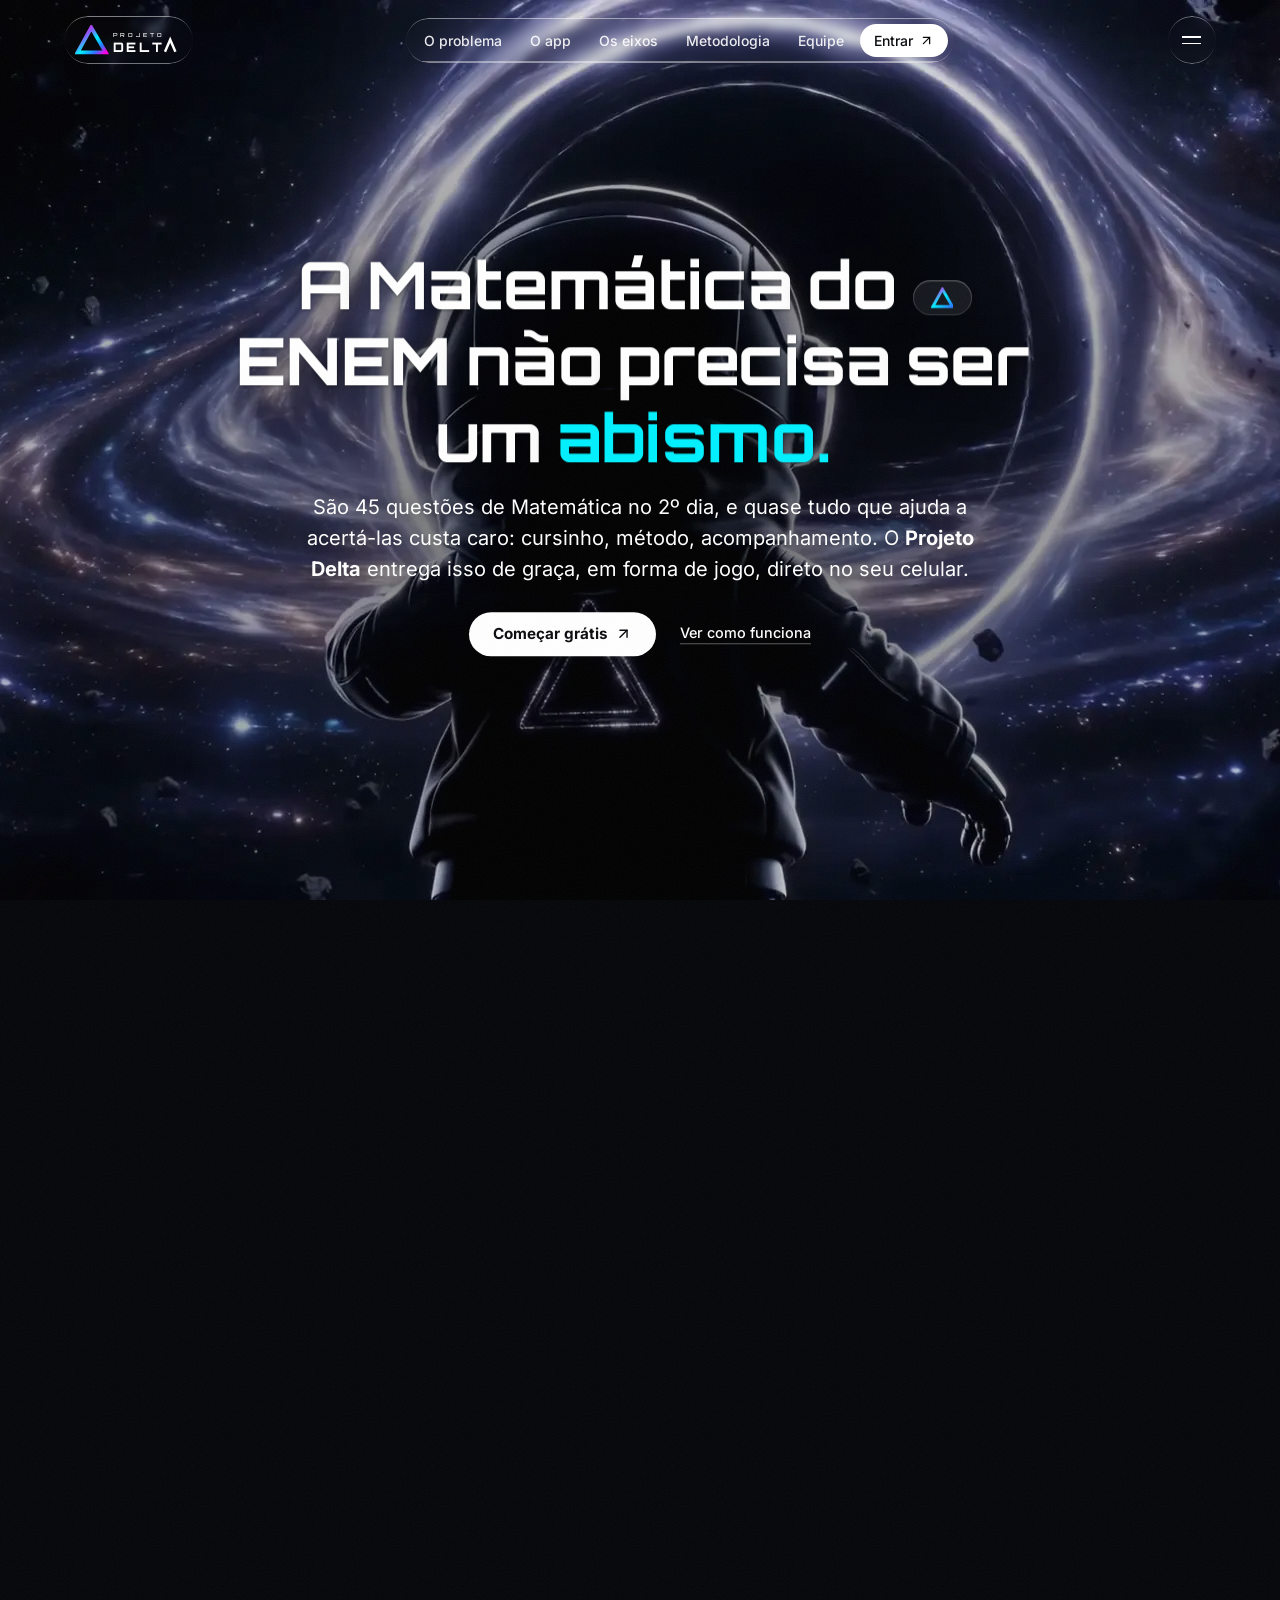
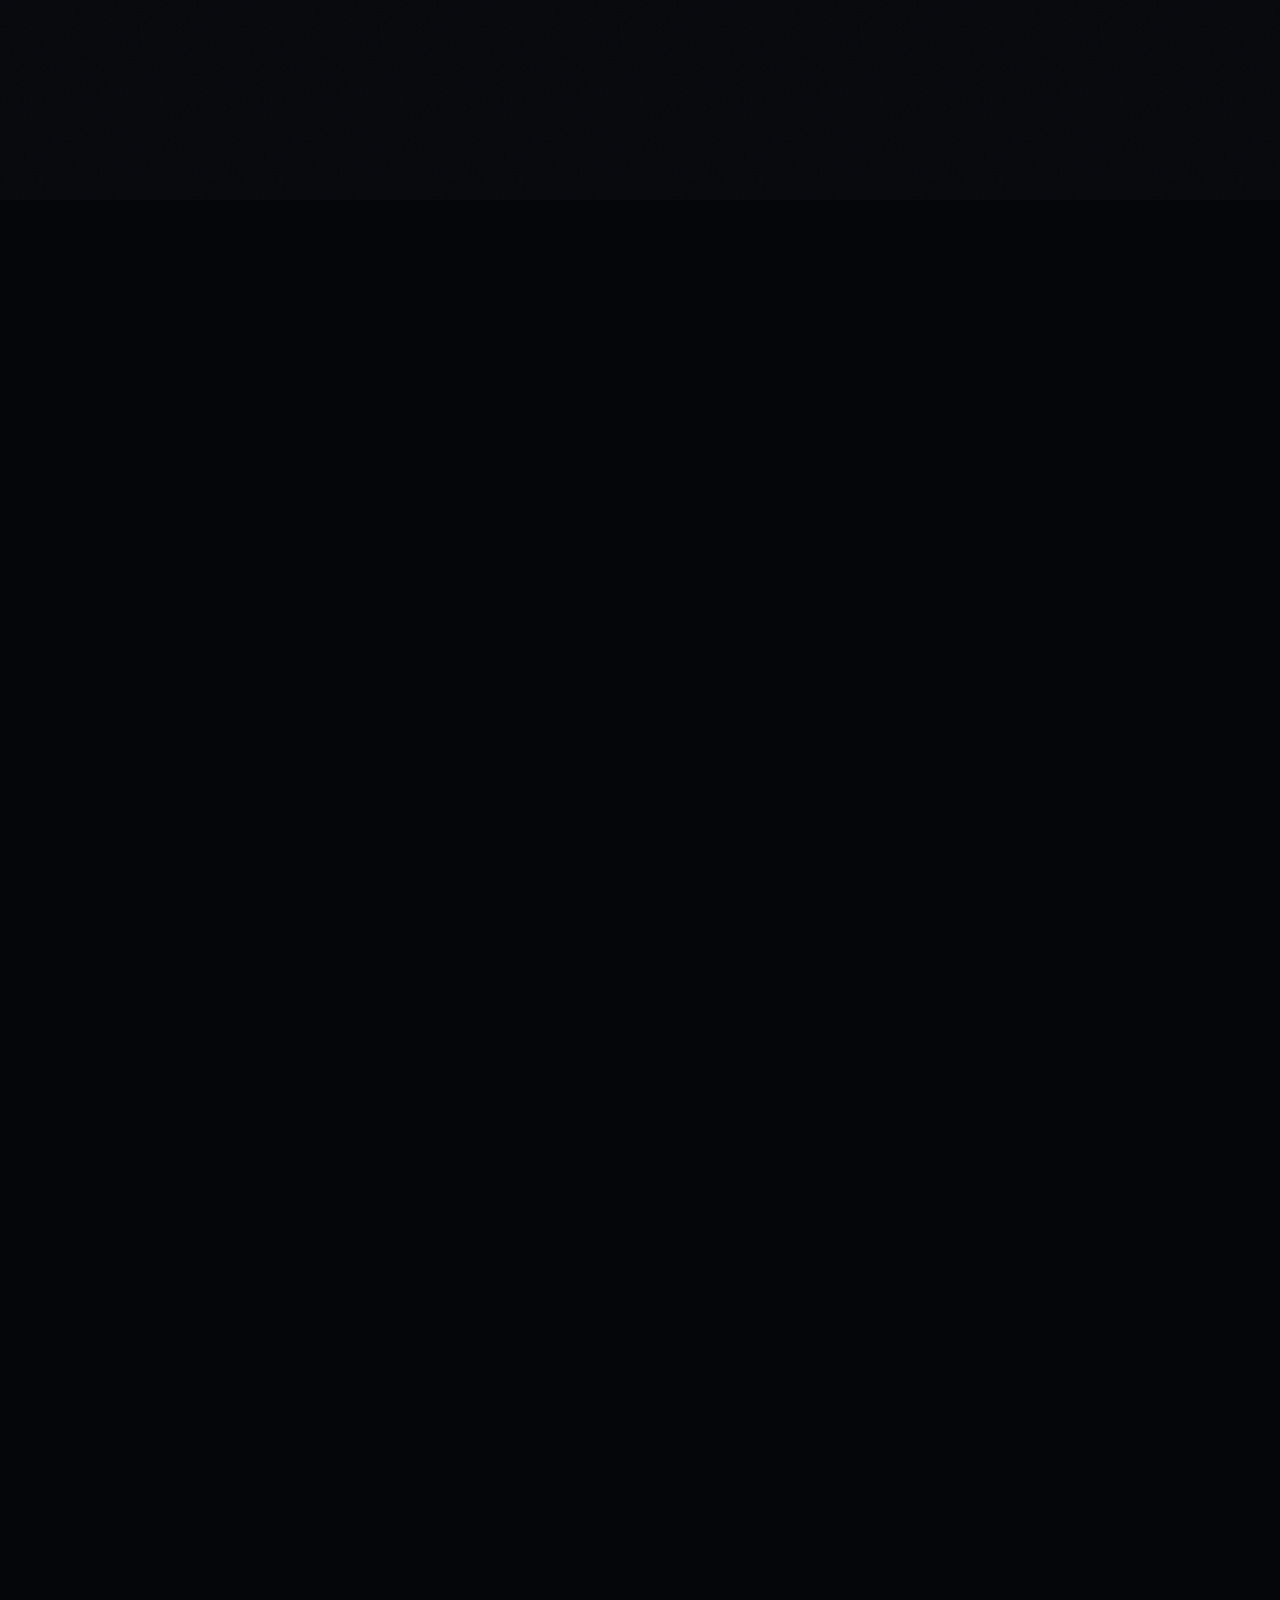
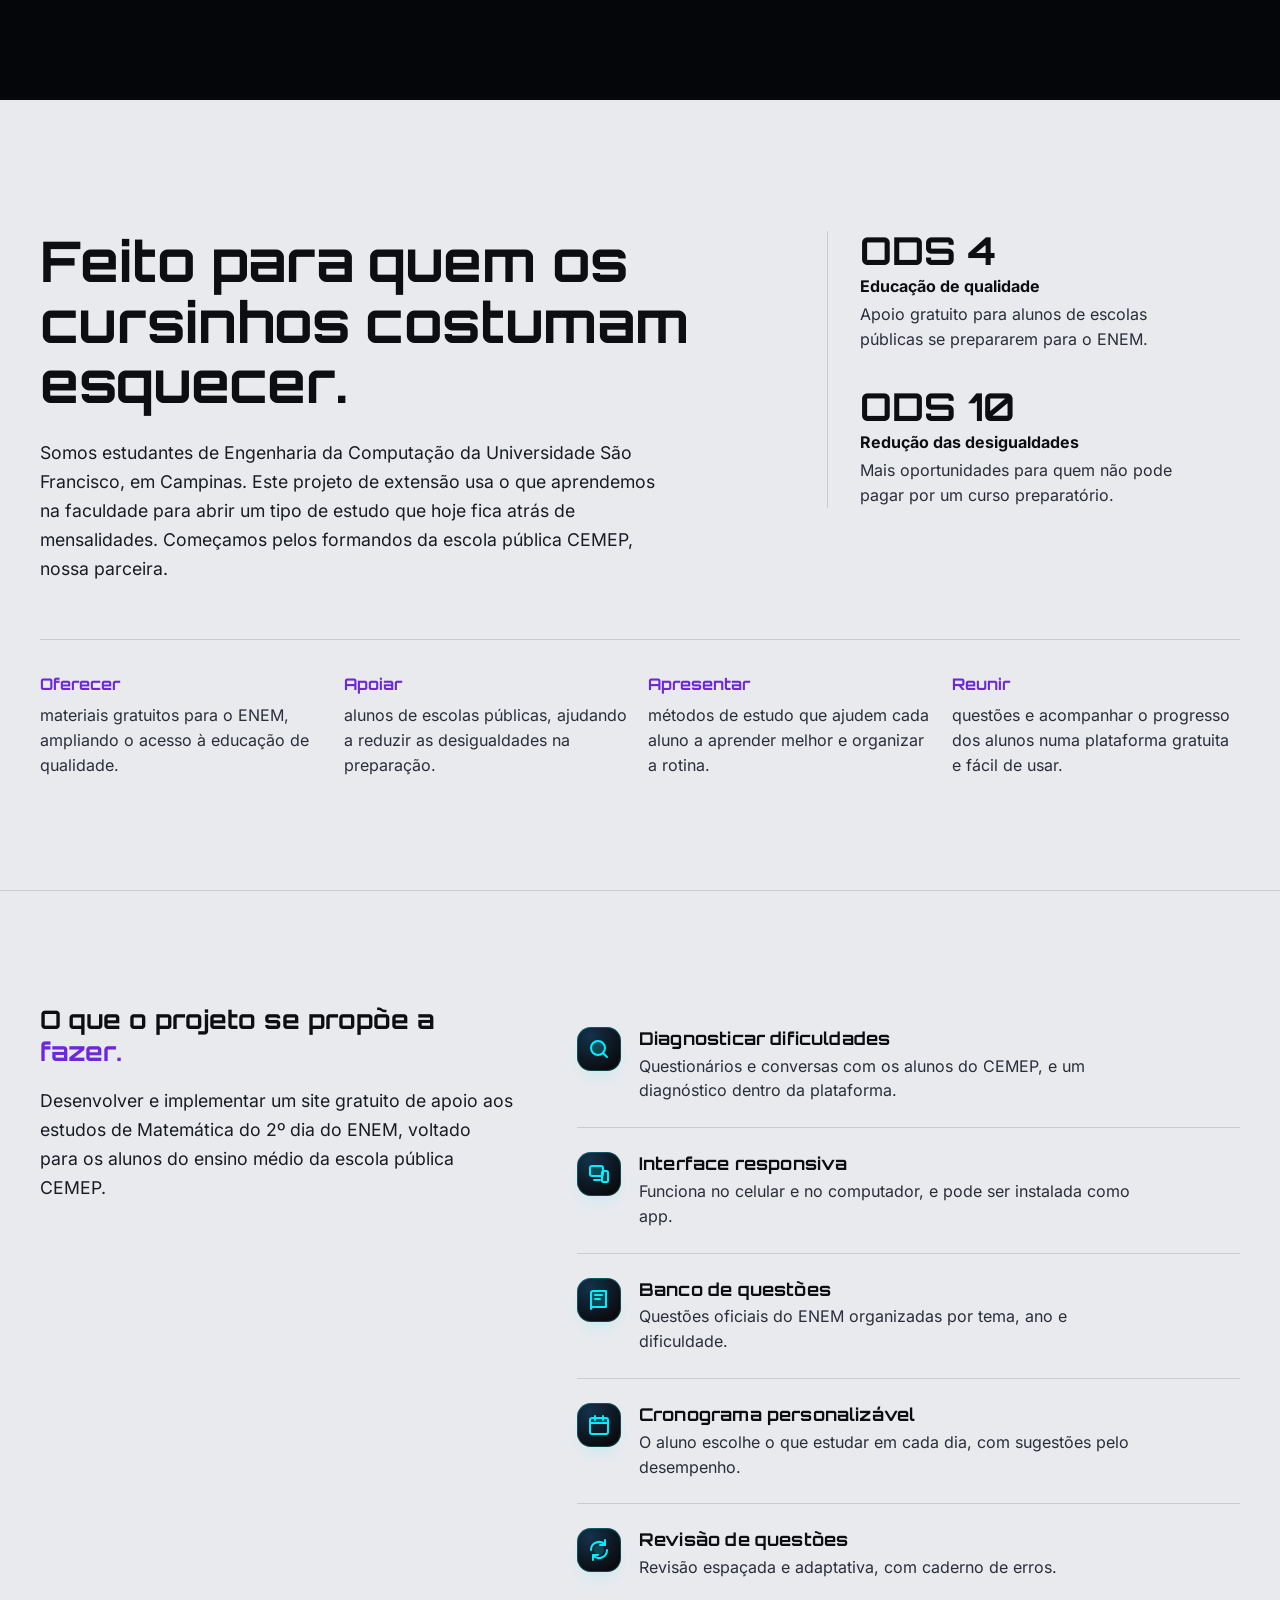
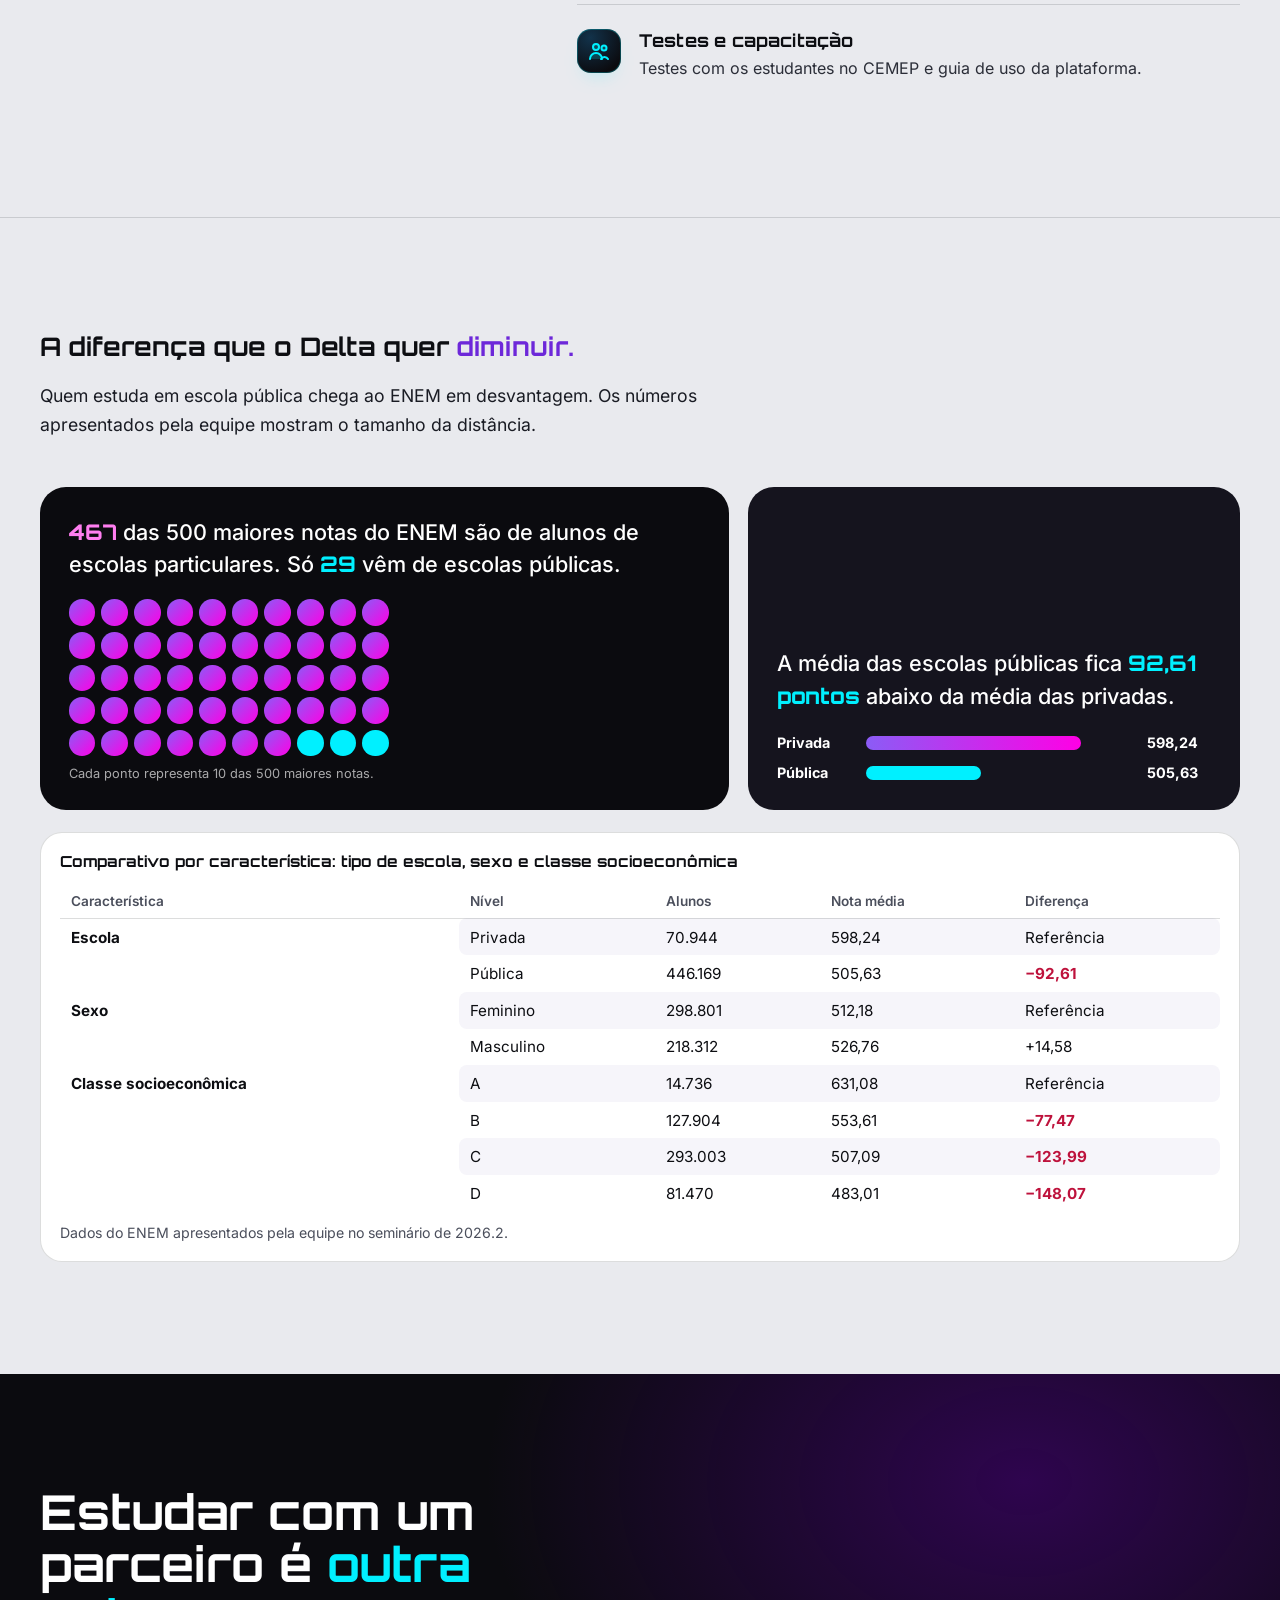
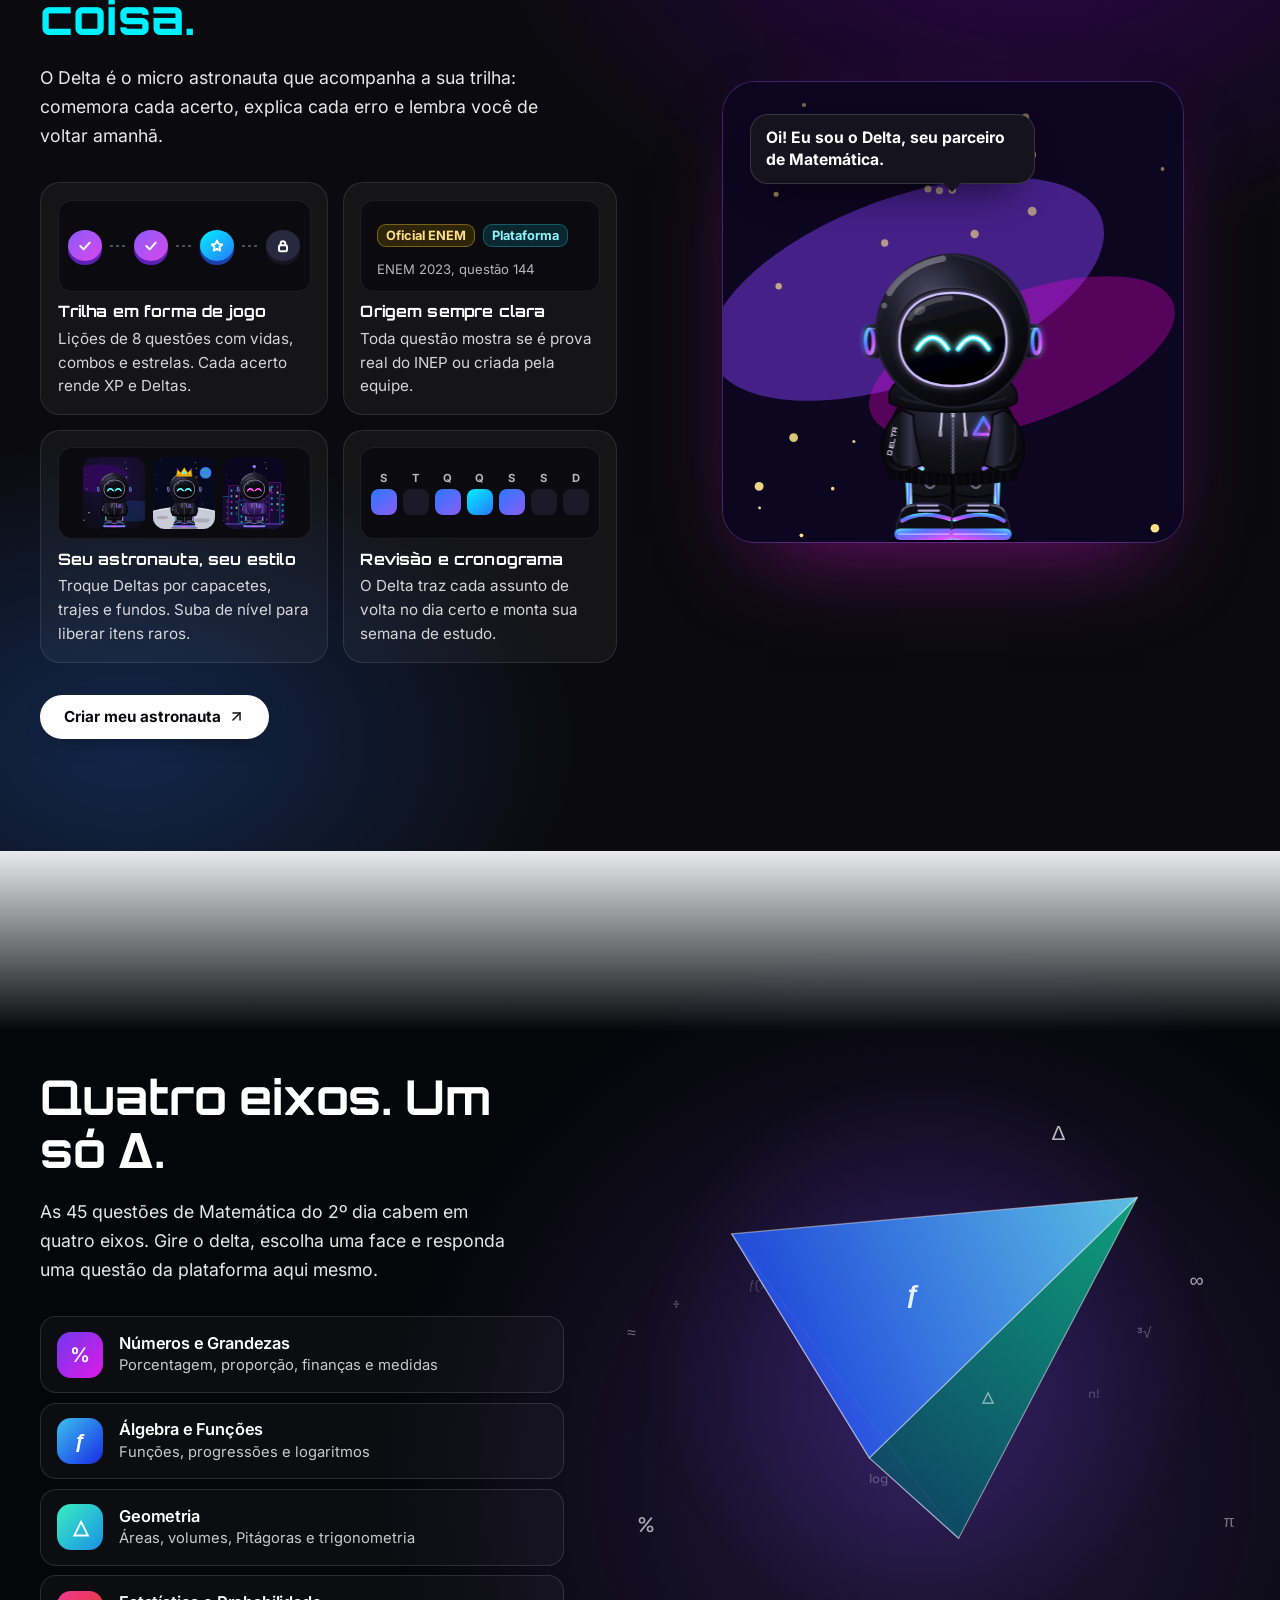
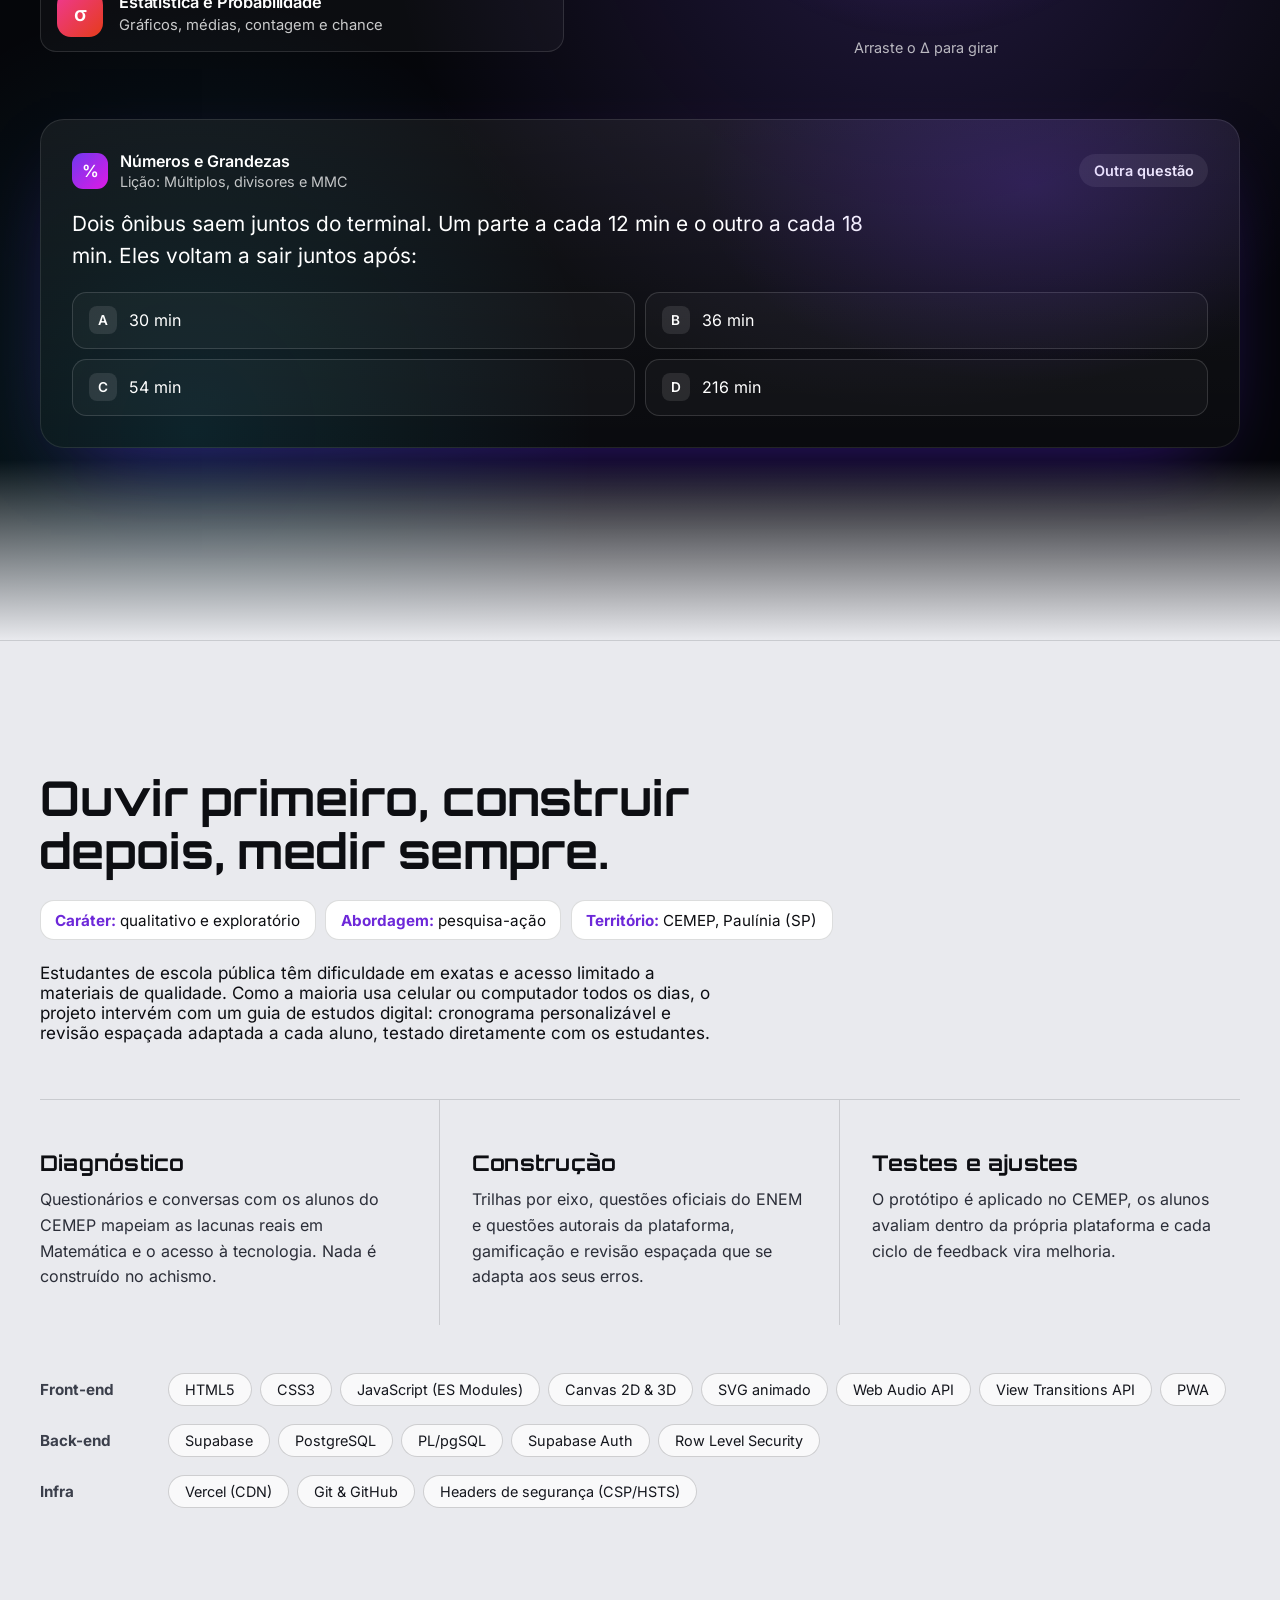
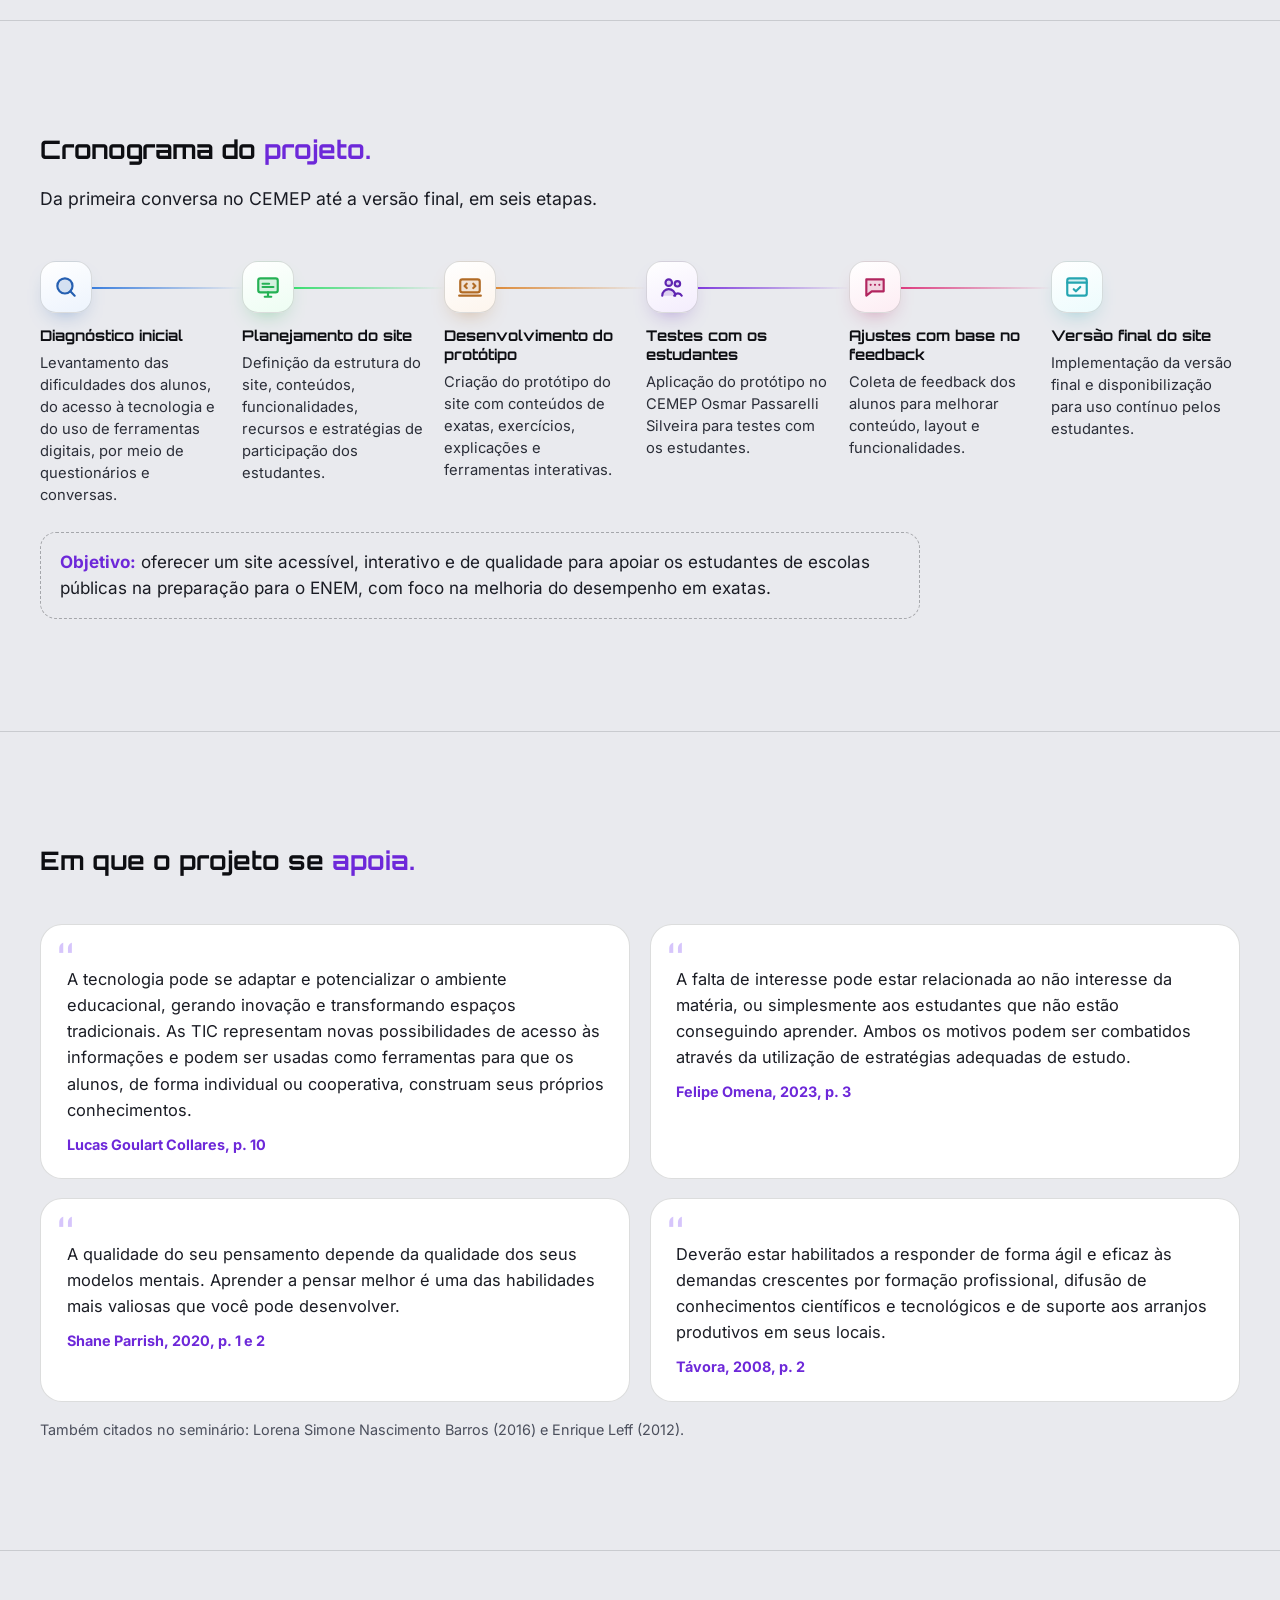
<file: site/index.html>
<!DOCTYPE html>
<html lang="pt-BR">
<head>
<meta charset="UTF-8" />
<meta name="viewport" content="width=device-width, initial-scale=1.0" />
<title>Projeto Delta · Matemática do ENEM em forma de jogo</title>
<meta name="description" content="Aprenda a Matemática do 2º dia do ENEM jogando: trilhas por eixo, questões oficiais do INEP, revisão espaçada e simulados. Grátis, no celular e no PC. Projeto de extensão da Engenharia da Computação da USF Campinas." />
<meta name="theme-color" content="#0b0b0f" />
<link rel="manifest" href="manifest.webmanifest" />
<meta name="apple-mobile-web-app-capable" content="yes" />
<meta name="apple-mobile-web-app-title" content="Delta" />
<meta name="color-scheme" content="dark" />
<meta property="og:type" content="website" />
<meta property="og:title" content="Projeto Delta · Matemática do ENEM em forma de jogo" />
<meta property="og:description" content="Plataforma gratuita de Matemática para o 2º dia do ENEM, criada por estudantes de Engenharia da Computação da USF para alunos da rede pública." />
<meta property="og:image" content="brand/og-delta.png" />
<link rel="preload" href="fonts/orbitron-latin-wght-normal.woff2" as="font" type="font/woff2" crossorigin />
<link rel="preload" href="fonts/inter-latin-wght-normal.woff2" as="font" type="font/woff2" crossorigin />
<link rel="preload" href="frames/f000.webp" as="image" type="image/webp" fetchpriority="high" />
<link rel="stylesheet" href="fonts/fonts.css?v=3" />
<link rel="icon" type="image/png" sizes="32x32" href="brand/favicon-32.png" />
<link rel="icon" type="image/png" sizes="512x512" href="brand/app-512.png" />
<link rel="apple-touch-icon" href="brand/apple-touch-icon.png" />
<style>
:root{
  --ink:#0d0e12;
  --paper:#e9eaee;
  --line:rgba(13,14,18,.14);
}
*{margin:0;padding:0;box-sizing:border-box}
html{scrollbar-width:thin;scrollbar-color:rgba(255,255,255,.25) #05060a;background:#05060a}
body{background:#05060a;color:#fff;font-family:'Inter',system-ui,sans-serif;font-weight:400;font-size:17px;overflow-x:hidden;-webkit-font-smoothing:antialiased;text-rendering:optimizeLegibility}
.serif{font-family:'Orbitron','Inter',sans-serif;font-style:normal;font-weight:400}
.serif em,.serif i{font-style:italic}
.hchip{display:inline-flex;align-items:center;justify-content:center;height:.52em;width:.9em;margin:0 .02em;border-radius:999px;vertical-align:.02em;background:rgba(255,255,255,.08);box-shadow:inset 0 1px 1px rgba(255,255,255,.25),inset 0 0 0 1px rgba(255,255,255,.14)}
.hchip img,.hchip svg{height:62%;width:auto;animation:hspin 9s linear infinite}
@keyframes hspin{to{transform:rotateY(360deg)}}
#ch-hero h1 .w:has(.hchip){margin-right:.14em}
#heroTitle .sans{font-family:'Inter',sans-serif;font-weight:600;font-size:.84em;letter-spacing:-.04em}
#progress{position:fixed;top:0;left:0;height:2px;width:100%;transform-origin:0 50%;transform:scaleX(0);background:linear-gradient(90deg,#8b5cf6,#22d3ee,#2bf5c8);z-index:130;pointer-events:none}
#curtain{position:fixed;inset:0;background:#05060a;z-index:300;opacity:0;pointer-events:none;transition:opacity .45s cubic-bezier(.22,.65,.35,1)}
body.leaving #curtain{opacity:1;pointer-events:auto}
:focus-visible{outline:2px solid #9db4ff;outline-offset:3px}
::selection{background:#c4b5fd;color:#0b0c10}

/* ---------- liquid glass ---------- */
.liquid-glass{background:rgba(255,255,255,0.01);background-blend-mode:luminosity;backdrop-filter:blur(4px);-webkit-backdrop-filter:blur(4px);border:none;box-shadow:inset 0 1px 1px rgba(255,255,255,0.1);position:relative;overflow:hidden}
.liquid-glass::before{content:"";position:absolute;inset:0;border-radius:inherit;padding:1.4px;background:linear-gradient(180deg,rgba(255,255,255,0.45) 0%,rgba(255,255,255,0.15) 20%,rgba(255,255,255,0) 40%,rgba(255,255,255,0) 60%,rgba(255,255,255,0.15) 80%,rgba(255,255,255,0.45) 100%);-webkit-mask:linear-gradient(#fff 0 0) content-box,linear-gradient(#fff 0 0);-webkit-mask-composite:xor;mask-composite:exclude;pointer-events:none}
.liquid-glass-strong{background:rgba(255,255,255,0.01);background-blend-mode:luminosity;backdrop-filter:blur(50px);-webkit-backdrop-filter:blur(50px);border:none;box-shadow:4px 4px 4px rgba(0,0,0,0.05),inset 0 1px 1px rgba(255,255,255,0.15);position:relative;overflow:hidden}
.liquid-glass-strong::before{content:"";position:absolute;inset:0;border-radius:inherit;padding:1.4px;background:linear-gradient(180deg,rgba(255,255,255,0.5) 0%,rgba(255,255,255,0.2) 20%,rgba(255,255,255,0) 40%,rgba(255,255,255,0) 60%,rgba(255,255,255,0.2) 80%,rgba(255,255,255,0.5) 100%);-webkit-mask:linear-gradient(#fff 0 0) content-box,linear-gradient(#fff 0 0);-webkit-mask-composite:xor;mask-composite:exclude;pointer-events:none}


/* ---------- typography interactions ----------
   (fix: nunca usar text-fill transparente — com spans/filters filhos o
   background-clip:text falha e o texto some. Glow luminoso é seguro.) */
.holo-ink{transition:text-shadow .35s ease}
.ch{display:inline-block;transition:transform .5s var(--ease),color .4s;transition-delay:calc(var(--i)*16ms)}
#overlay .links a:hover .ch{transform:translateY(-.13em) rotate(-2deg)}
nav .menu a:hover .ch{transform:translateY(-2.5px)}

/* ---------- loader ---------- */
#loader{position:fixed;inset:0;z-index:200;background:#05060a;display:flex;flex-direction:column;align-items:center;justify-content:center;gap:1.6rem;transition:opacity .8s ease,visibility .8s}
#loader.done{opacity:0;visibility:hidden;pointer-events:none}
#loader .tri{width:54px;height:54px;animation:pulse 1.8s ease-in-out infinite}
@keyframes pulse{0%,100%{opacity:.35;transform:scale(.96)}50%{opacity:1;transform:scale(1)}}
#loader .pct{font-size:.8rem;letter-spacing:.35em;color:rgba(255,255,255,.75);text-transform:uppercase}
#loader .bar{width:180px;height:1px;background:rgba(255,255,255,.12);overflow:hidden;border-radius:999px}
#loader .bar i{display:block;height:100%;width:0%;background:#fff;transition:width .25s ease}

/* ---------- nav ---------- */
nav{position:fixed;top:1rem;left:0;right:0;z-index:100;display:flex;align-items:center;justify-content:space-between;padding:0 2rem;transition:opacity .5s ease, transform .5s ease}
nav.hidden-nav{opacity:0;transform:translateY(-12px);pointer-events:none}
nav .logo{width:48px;height:48px;border-radius:9999px;display:flex;align-items:center;justify-content:center;text-decoration:none}
nav .logo img{width:30px;height:auto;display:block;filter:drop-shadow(0 0 8px rgba(120,140,255,.35))}
nav .menu{display:flex;align-items:center;gap:.25rem;border-radius:9999px;padding:.375rem}
nav .menu a{padding:.5rem .75rem;font-size:.875rem;font-weight:500;color:rgba(255,255,255,.9);text-decoration:none;border-radius:9999px;transition:background .3s}
nav .menu a:hover,nav .menu a:focus-visible{background:rgba(255,255,255,.1);outline:none}
nav .menu a.cta{background:#fff;color:#0b0c10;display:flex;align-items:center;gap:.35rem;white-space:nowrap;padding:.5rem .9rem}
nav .menu a.cta:hover{background:rgba(255,255,255,.85)}
nav .spacer{width:48px;height:48px;visibility:hidden}
nav.on-light .logo{color:var(--ink)}
nav.on-light .menu a{color:var(--ink)}
nav.on-light .menu a:hover{background:rgba(13,14,18,.07)}
nav.on-light .menu a.cta{background:var(--ink);color:#fff}
nav.on-light .liquid-glass{box-shadow:inset 0 1px 1px rgba(255,255,255,.5), 0 1px 12px rgba(13,14,18,.06)}
@media(max-width:820px){nav .menu a:not(.cta){display:none} nav .menu{padding:.3rem} nav{padding:0 1.1rem}}
@media(min-width:821px){nav{padding:0 4rem}}

/* ---------- journey / canvas ---------- */
#journey{height:900vh;position:relative}
#stage{position:sticky;top:0;height:100vh;height:100svh;overflow:hidden}
#film{position:absolute;inset:0;width:100%;height:100%;display:block}
#grain{position:fixed;inset:-100%;z-index:60;pointer-events:none;opacity:.05;background-image:url("data:image/svg+xml,%3Csvg xmlns='http://www.w3.org/2000/svg' width='240' height='240'%3E%3Cfilter id='n'%3E%3CfeTurbulence type='fractalNoise' baseFrequency='0.9' numOctaves='2'/%3E%3C/filter%3E%3Crect width='100%25' height='100%25' filter='url(%23n)'/%3E%3C/svg%3E");animation:grain 1.2s steps(4) infinite}
@keyframes grain{0%{transform:translate(0,0)}25%{transform:translate(-3%,2%)}50%{transform:translate(2%,-3%)}75%{transform:translate(-2%,-2%)}100%{transform:translate(3%,3%)}}

/* ---------- chapters (overlays) ---------- */
.chapter{position:absolute;inset:0;display:flex;pointer-events:none;opacity:0;padding:0 2rem;z-index:20}
.chapter .inner{pointer-events:auto;max-width:1200px;width:100%;margin:0 auto;position:relative}
/* scrim for legibility over the film */
.chapter::before{content:"";position:absolute;inset:0;z-index:-1;pointer-events:none;opacity:.9;
  background:radial-gradient(120% 90% at 50% 55%,rgba(0,0,0,.62) 0%,rgba(0,0,0,.34) 42%,rgba(0,0,0,0) 72%)}
#ch-travessia::before,#ch-chegada::before{background:radial-gradient(120% 90% at 50% 55%,rgba(233,234,238,.75) 0%,rgba(233,234,238,.4) 42%,rgba(233,234,238,0) 72%)}
.chapter h1,.chapter h2{text-shadow:0 2px 30px rgba(0,0,0,.55),0 1px 3px rgba(0,0,0,.4)}
#ch-travessia h2,#ch-chegada h2{text-shadow:0 2px 24px rgba(233,234,238,.8),0 1px 2px rgba(255,255,255,.6)}
.chapter .sub,.chapter p{text-shadow:0 1px 16px rgba(0,0,0,.55)}
#ch-travessia p,#ch-chegada p{text-shadow:0 1px 12px rgba(233,234,238,.85)}

/* hero */
#ch-hero{align-items:center;justify-content:center;text-align:center}
#ch-hero .badge{display:inline-flex;align-items:center;gap:.6rem;border-radius:9999px;padding:.3rem;padding-right:.9rem;margin-bottom:1.6rem}
#ch-hero .badge b{background:#fff;color:#0b0c10;border-radius:9999px;padding:.25rem .75rem;font-size:.72rem;font-weight:600;letter-spacing:.02em}
#ch-hero .badge span{font-size:.85rem;color:rgba(255,255,255,.9)}
#ch-hero h1{font-size:clamp(2.9rem,8.5vw,5.6rem);line-height:.88;letter-spacing:-3px;color:#fff;max-width:15ch;margin:0 auto;display:flex;flex-wrap:wrap;justify-content:center;row-gap:.08em}
#ch-hero h1 .w{display:inline-block;margin-right:.28em;opacity:0;filter:blur(10px);transform:translateY(50px)}
#ch-hero.armed h1 .w{animation:blurin .7s cubic-bezier(.22,.65,.35,1) forwards;animation-delay:var(--d)}
@keyframes blurin{0%{opacity:0;filter:blur(10px);transform:translateY(50px)}50%{opacity:.5;filter:blur(5px);transform:translateY(-5px)}100%{opacity:1;filter:blur(0);transform:translateY(0)}}
#ch-hero .sub{margin:1.3rem auto 0;font-size:clamp(1.06rem,1.6vw,1.25rem);line-height:1.55;color:#fff;max-width:52ch;font-weight:400}
#ch-hero .ctas{display:flex;align-items:center;justify-content:center;gap:1.5rem;margin-top:1.7rem;flex-wrap:wrap}
.btn-glass{border-radius:9999px;padding:.78rem 1.5rem;font-size:.95rem;font-weight:700;color:#0b0b0f;background:#fff;box-shadow:0 8px 24px -12px rgba(0,0,0,.6);text-decoration:none;display:inline-flex;align-items:center;gap:.45rem;transition:transform .25s ease}
.btn-glass:hover{transform:translateY(-2px)}
.btn-glass:active{transform:translateY(0) scale(.98)}
.link-plain{color:#fff;text-decoration:none;font-size:.9rem;font-weight:500;display:inline-flex;align-items:center;gap:.4rem;border-bottom:1px solid rgba(255,255,255,.35);padding-bottom:2px;transition:border-color .25s}
.link-plain:hover{border-color:#fff}
@media(max-height:760px){#ch-hero .scrollhint{display:none}}
@media(max-width:480px){#ch-hero .badge{flex-direction:row;padding-right:.75rem}#ch-hero .badge b{white-space:nowrap}#ch-hero .badge span{font-size:.72rem;line-height:1.25;text-align:left}}
#ch-hero .scrollhint .line{width:1px;height:38px;background:linear-gradient(#fff,transparent);animation:drip 1.8s ease-in-out infinite}
@keyframes drip{0%{transform:scaleY(0);transform-origin:top}45%{transform:scaleY(1);transform-origin:top}55%{transform:scaleY(1);transform-origin:bottom}100%{transform:scaleY(0);transform-origin:bottom}}

/* problema — left aligned, asymmetric */
#ch-problema{align-items:center}
#ch-problema .inner{display:grid;grid-template-columns:minmax(0,7fr) minmax(0,5fr);gap:2rem;align-items:end}
#ch-problema h2{font-size:clamp(2.4rem,6vw,4.4rem);line-height:.92;letter-spacing:-2px;color:#fff;margin-top:1rem;max-width:14ch}
#ch-problema p{font-size:clamp(1rem,1.4vw,1.15rem);line-height:1.5;color:#fff;max-width:44ch}
#ch-problema .datum{border-radius:1.25rem;padding:1.3rem 1.4rem;margin-top:1.1rem}
#ch-problema .datum .n{font-family:'Orbitron',sans-serif;font-size:2.2rem;letter-spacing:-.5px;line-height:1}
#ch-problema .datum .l{font-size:.95rem;color:#fff;margin-top:.5rem;line-height:1.5}
@media(max-width:820px){#ch-problema .inner{grid-template-columns:1fr;align-items:start;gap:1.2rem}}

/* plataforma — right aligned */
#ch-plataforma{align-items:center;justify-content:flex-end}
#ch-plataforma .inner{display:flex;flex-direction:column;align-items:flex-end;text-align:right}
#ch-plataforma h2{font-size:clamp(2.4rem,6vw,4.4rem);line-height:.92;letter-spacing:-2px;margin-top:1rem;max-width:13ch}
#ch-plataforma p{font-size:clamp(1rem,1.4vw,1.15rem);line-height:1.5;color:#fff;max-width:46ch;margin-top:1rem}
#ch-plataforma .tags{display:flex;flex-wrap:wrap;justify-content:flex-end;gap:.5rem;margin-top:1.4rem;max-width:34rem}
#ch-plataforma .tags span{border-radius:9999px;padding:.46rem 1.05rem;font-size:.88rem;color:#fff;white-space:nowrap}

/* travessia — dark ink over light frames, anchored left */
#ch-travessia{align-items:center}
#ch-travessia .inner{max-width:1200px}
#ch-travessia h2{font-size:clamp(2.6rem,6.5vw,4.8rem);line-height:.9;letter-spacing:-2.5px;color:var(--ink);margin-top:.8rem;max-width:13ch}
#ch-travessia p{margin-top:1.1rem;font-size:clamp(1rem,1.45vw,1.18rem);color:rgba(13,14,18,.92);max-width:40ch;line-height:1.5;font-weight:400}

/* chegada — dark text over light frames, anchored right */
#ch-chegada{align-items:center;justify-content:flex-end}
#ch-chegada .inner{display:flex;flex-direction:column;align-items:flex-end;text-align:right;max-width:1200px}
#ch-chegada h2{font-size:clamp(2.6rem,6.5vw,4.8rem);line-height:.9;letter-spacing:-2.5px;color:var(--ink);margin-top:.8rem;max-width:13ch}
#ch-chegada p{margin-top:1.1rem;font-size:clamp(1rem,1.45vw,1.18rem);color:rgba(13,14,18,.92);max-width:42ch;line-height:1.5;font-weight:400}
@media(max-width:820px){
  #ch-travessia,#ch-chegada{align-items:flex-end}
  #ch-travessia .inner{padding-bottom:14vh}
  #ch-chegada .inner{padding-bottom:14vh}
}

/* ---------- light world ---------- */
#light{background:var(--paper);color:var(--ink);position:relative;z-index:30}
#light section{padding:7rem 2rem}
#light .wrap{max-width:1200px;margin:0 auto}
.reveal{opacity:0;transform:translateY(28px);filter:blur(6px);transition:opacity .9s ease,transform .9s ease,filter .9s ease}
.reveal.in{opacity:1;transform:none;filter:none}

/* missão */
#missao .grid{display:grid;grid-template-columns:minmax(0,7fr) minmax(0,4fr);gap:4rem;align-items:start}
#missao h2{font-size:clamp(2.6rem,6vw,4.8rem);line-height:.94;letter-spacing:-2.5px;margin-top:1.2rem}
#missao .lead{font-size:1.1rem;line-height:1.65;margin-top:1.6rem;max-width:56ch;color:#1a1c24}
#missao .ods{border-left:1px solid var(--line);padding-left:2rem;display:flex;flex-direction:column;gap:2.2rem;margin-top:1.2rem}
#missao .ods .num{font-family:'Orbitron',sans-serif;font-size:3.4rem;line-height:1;letter-spacing:-1.5px}
#missao .ods h3{font-size:1rem;font-weight:700;margin-top:.4rem}
#missao .ods p{font-size:1rem;line-height:1.55;color:#2b2e38;margin-top:.4rem;max-width:34ch}
@media(max-width:820px){#missao .grid{grid-template-columns:1fr;gap:2.5rem}}

/* metodologia */
#metodologia{border-top:1px solid var(--line)}
#metodologia h2{font-size:clamp(2.4rem,5vw,4rem);letter-spacing:-2px;line-height:.95;margin-top:1.2rem;max-width:16ch}
#metodologia .steps{display:grid;grid-template-columns:repeat(3,1fr);gap:0;margin-top:3.5rem;border-top:1px solid var(--line)}
#metodologia .step{padding:2.2rem 2rem 2.2rem 0;border-right:1px solid var(--line)}
#metodologia .step:last-child{border-right:none}
#metodologia .step:nth-child(2){padding-left:2rem}
#metodologia .step:nth-child(3){padding-left:2rem;padding-right:0}
#metodologia .step .n{font-family:'Inter',sans-serif;font-weight:600;font-size:.95rem;letter-spacing:.08em;color:#4b4f5c}
#metodologia .step h3{font-family:'Orbitron',sans-serif;font-weight:400;font-size:2rem;letter-spacing:-.5px;margin-top:.9rem}
#metodologia .step p{font-size:1rem;line-height:1.6;color:#2b2e38;margin-top:.7rem;max-width:34ch}
#metodologia .stack{margin-top:3rem;display:flex;flex-wrap:wrap;gap:.5rem;align-items:center}
#metodologia .stack{flex-direction:column;align-items:flex-start;gap:1.1rem}
#metodologia .stack .row{display:flex;flex-wrap:wrap;gap:.5rem;align-items:center}
#metodologia .stack em{font-family:'Inter',sans-serif;font-size:.95rem;font-style:normal;font-weight:700;color:#3b3f4b;min-width:7.5rem}
#metodologia .stack span{border:1px solid rgba(13,14,18,.18);border-radius:9999px;padding:.45rem 1rem;font-size:.9rem;background:rgba(255,255,255,.7);color:#14161d;transition:transform .3s var(--ease),background .3s}
#metodologia .stack span:hover{transform:translateY(-2px);background:#fff}
@media(max-width:820px){#metodologia .steps{grid-template-columns:1fr}#metodologia .step{border-right:none;border-bottom:1px solid var(--line);padding:1.8rem 0}#metodologia .step:nth-child(2),#metodologia .step:nth-child(3){padding-left:0}}

/* equipe */
#equipe{border-top:1px solid var(--line);text-align:center}
#equipe h2{font-size:clamp(2.2rem,5vw,3.6rem);letter-spacing:-2px;margin-top:1.2rem}
#equipe .names{display:flex;flex-wrap:wrap;justify-content:center;column-gap:2.6rem;row-gap:1.2rem;margin-top:3rem;max-width:900px;margin-left:auto;margin-right:auto}
#equipe .names span{font-family:'Orbitron',sans-serif;font-size:clamp(1.35rem,2.6vw,1.85rem);letter-spacing:-.3px;white-space:nowrap;transition:opacity .3s,transform .4s var(--ease)}
#equipe .names span:hover{transform:translateY(-3px)}
@media(max-width:520px){#equipe .names span{white-space:normal}}
#equipe .names:hover span{opacity:.55}
#equipe .names span:hover{opacity:1}
#equipe .inst{margin-top:3rem;font-size:.95rem;line-height:1.65;color:#3b3f4b;max-width:52ch;margin-left:auto;margin-right:auto}

/* footer cta */
#fim{background:#05060a;color:#fff;position:relative;z-index:30;text-align:center;padding:8rem 2rem 3rem}
#fim h2{font-size:clamp(2.6rem,7vw,5rem);letter-spacing:-2.5px;line-height:.9}
#fim p{margin:1.4rem auto 0;max-width:46ch;color:rgba(255,255,255,.9);font-size:1.08rem;line-height:1.6}
#fim .ctas{display:flex;justify-content:center;gap:1.5rem;margin-top:2.2rem;flex-wrap:wrap}
#fim .meta{margin-top:6rem;display:flex;justify-content:space-between;align-items:center;gap:1rem;flex-wrap:wrap;border-top:1px solid rgba(255,255,255,.12);padding-top:1.6rem;font-size:.85rem;color:rgba(255,255,255,.72);max-width:1200px;margin-left:auto;margin-right:auto;text-align:left}
#fim .meta .serif{font-size:1.05rem;color:#fff}

/* ---------- blur-text (word-by-word reveal) ---------- */
.blur-text{display:inline-flex;flex-wrap:wrap}
.blur-text .w{display:inline-block;margin-right:.26em;opacity:0;filter:blur(12px);transform:translateY(14px);transition:opacity .9s var(--ease),filter .9s var(--ease),transform .9s var(--ease)}
.blur-text.in .w{opacity:1;filter:blur(0);transform:none}
:root{--ease:cubic-bezier(.22,.65,.35,1)}
#missao .blur-text,#equipe .blur-text{justify-content:inherit}
#equipe .blur-text{justify-content:center}

/* ---------- cursor: seta da marca + efeitos ao redor ---------- */
body.cursor-on, body.cursor-on a, body.cursor-on button, body.cursor-on .delta-stage{cursor:none}
#cursor{position:fixed;left:0;top:0;z-index:500;pointer-events:none;opacity:0;transition:opacity .25s}
body.cursor-on #cursor{opacity:1}
#cursor .c-arrow{position:absolute;left:0;top:0;width:26px;height:30px;transform-origin:3px 2px;will-change:transform;filter:drop-shadow(0 2px 6px rgba(0,0,0,.45))}
#cursor .c-arrow path.body{stroke-dasharray:80;stroke-dashoffset:80;animation:cdraw .7s .1s cubic-bezier(.22,.65,.35,1) forwards}
@keyframes cdraw{to{stroke-dashoffset:0}}
#cursor .c-arrow .spark{transform-origin:21px 22px;transform:scale(0);transition:transform .25s cubic-bezier(.22,.65,.35,1)}
#cursor.act .c-arrow .spark{transform:scale(1);animation:cspin 2.4s linear infinite}
@keyframes cspin{to{transform:rotate(360deg)}}
#cursor .c-label{position:absolute;left:0;top:0;padding:.28rem .6rem;border-radius:999px;background:#fff;color:#0b0c10;font:600 .78rem/1 'Inter',sans-serif;letter-spacing:.01em;white-space:nowrap;opacity:0;transform:translate(22px,24px) scale(.85);transition:opacity .18s,transform .22s cubic-bezier(.22,.65,.35,1)}
#cursor.act .c-label{opacity:1;transform:translate(22px,24px) scale(1)}
#cursor .c-ripple{position:absolute;left:0;top:0;width:44px;height:44px;margin:-22px 0 0 -22px;border-radius:50%;border:1.5px solid rgba(196,181,253,.9);opacity:0;transform:scale(.3)}
#cursor .c-ripple.go{animation:cripple .5s cubic-bezier(.22,.65,.35,1)}
@keyframes cripple{0%{opacity:.9;transform:scale(.3)}100%{opacity:0;transform:scale(1.4)}}
@media (hover:none),(pointer:coarse){#cursor{display:none}}

/* ---------- questão de exemplo por eixo ---------- */
.demo{margin-top:3.5rem;border-radius:1.5rem;padding:clamp(1.25rem,3vw,2rem);background:linear-gradient(180deg,rgba(255,255,255,.06),rgba(255,255,255,.02));box-shadow:inset 0 0 0 1px rgba(255,255,255,.1),0 30px 80px -40px hsl(var(--h,258) 90% 55% / .6);position:relative;overflow:hidden;transition:box-shadow .5s}
.demo::before{content:"";position:absolute;right:-10%;top:-40%;width:55%;height:120%;background:radial-gradient(closest-side,hsl(var(--h,258) 90% 60% / .22),transparent);pointer-events:none;transition:background .5s}
.demo .dh{display:flex;align-items:center;gap:.75rem;flex-wrap:wrap}
.demo .dh .sym{width:36px;height:36px;border-radius:11px;display:grid;place-items:center;font:600 1.05rem 'Inter',sans-serif;background:linear-gradient(135deg,hsl(var(--h) 85% 58%),hsl(calc(var(--h) + 40) 80% 50%))}
.demo .dh b{font:600 1rem 'Inter',sans-serif}
.demo .dh small{font-size:.9rem;color:rgba(255,255,255,.75)}
.demo .dh .again{margin-left:auto;font:600 .9rem 'Inter',sans-serif;color:#fff;background:rgba(255,255,255,.08);border:0;border-radius:999px;padding:.5rem .9rem;cursor:pointer;transition:background .2s,transform .15s}
.demo .dh .again:hover{background:rgba(255,255,255,.14)}
.demo .dh .again:active{transform:scale(.96)}
.demo .dq{font-size:clamp(1.1rem,1.8vw,1.3rem);line-height:1.55;margin-top:1.1rem;max-width:62ch;color:#fff}
.demo .dopts{display:grid;grid-template-columns:repeat(2,minmax(0,1fr));gap:.6rem;margin-top:1.2rem}
.demo .dopt{display:flex;align-items:center;gap:.75rem;text-align:left;padding:.85rem 1rem;min-height:48px;border-radius:.9rem;border:1px solid rgba(255,255,255,.14);background:rgba(255,255,255,.03);color:#fff;font:inherit;font-size:1rem;cursor:pointer;transition:background .2s,border-color .2s,transform .15s}
.demo .dopt:hover{background:rgba(255,255,255,.08)}
.demo .dopt:active{transform:scale(.97)}
.demo .dopt .k{flex:0 0 auto;width:28px;height:28px;border-radius:8px;display:grid;place-items:center;font:600 .85rem 'Inter',sans-serif;background:rgba(255,255,255,.1)}
.demo .dopt.ok{border-color:#2bf5c8;background:rgba(43,245,200,.12)}
.demo .dopt.ok .k{background:#2bf5c8;color:#0b0c10}
.demo .dopt.no{border-color:#ff7a9a;background:rgba(255,122,154,.12)}
.demo .dopt[disabled]{cursor:default}
.demo .dfb{display:grid;grid-template-rows:0fr;transition:grid-template-rows .35s cubic-bezier(.22,.65,.35,1)}
.demo .dfb>div{overflow:hidden}
.demo .dfb.show{grid-template-rows:1fr}
.demo .dfb p{margin-top:1rem;font-size:1rem;line-height:1.6;color:rgba(255,255,255,.9);filter:blur(4px);opacity:0;transition:filter .35s,opacity .35s}
.demo .dfb.show p{filter:none;opacity:1}
.demo .dfb .go{display:inline-flex;align-items:center;gap:.4rem;margin-top:1rem;color:#fff;font-weight:600;text-decoration:none;border-bottom:1px solid rgba(255,255,255,.4);padding-bottom:2px}
.demo .dq.swap,.demo .dopts.swap{animation:dswap .45s cubic-bezier(.22,.65,.35,1) both}
.demo .dopts.swap{animation-delay:.06s}
@keyframes dswap{from{opacity:0;transform:translateY(10px);filter:blur(4px)}}
@media(max-width:600px){.demo .dopts{grid-template-columns:1fr}}

/* ---------- lavagem de cor entre as faixas ---------- */
#eixos::before,#eixos::after{content:"";position:absolute;left:0;right:0;height:180px;pointer-events:none;z-index:0}
#eixos::before{top:0;background:linear-gradient(var(--paper),rgba(233,234,238,0))}
#eixos::after{bottom:0;background:linear-gradient(rgba(233,234,238,0),var(--paper))}
#eixos .wrap{position:relative;z-index:1}
#light section#eixos{padding-top:12rem;padding-bottom:12rem}

/* ---------- fullscreen menu (awwwards) ---------- */
.burger{width:48px;height:48px;border-radius:9999px;display:flex;align-items:center;justify-content:center;flex-direction:column;gap:5px;cursor:pointer;border:none}
.burger span{display:block;width:19px;height:1.5px;background:#fff;transition:transform .4s var(--ease),opacity .3s}
nav.on-light .burger span{background:var(--ink)}
.burger:hover span:first-child{transform:translateX(2px)}
#overlay{position:fixed;inset:0;z-index:150;background:#050608;display:flex;flex-direction:column;justify-content:center;padding:2rem 2rem 2rem;opacity:0;visibility:hidden;transition:opacity .6s var(--ease),visibility .6s;cursor:auto}
#overlay.open{opacity:1;visibility:visible}
#overlay::before{content:"";position:absolute;inset:0;pointer-events:none;background:radial-gradient(60% 60% at 80% 20%,rgba(255,255,255,.05),transparent 70%)}
#overlay .close{position:absolute;top:1.4rem;right:1.6rem;width:52px;height:52px;border-radius:9999px;border:1px solid rgba(255,255,255,.2);color:#fff;font-size:1.2rem;display:grid;place-items:center;background:none}
#overlay .close:hover{background:rgba(255,255,255,.08)}
#overlay .links{max-width:1200px;margin:0 auto;width:100%}
#overlay .links a{display:flex;align-items:baseline;gap:1.2rem;color:#fff;text-decoration:none;font-family:'Orbitron',sans-serif;font-size:clamp(2.6rem,9vw,6rem);line-height:1.02;letter-spacing:-2px;padding:.4rem 0;opacity:0;transform:translateY(30px);filter:blur(8px);transition:color .3s}
#overlay.open .links a{animation:menuin .7s var(--ease) forwards;animation-delay:var(--d)}
@keyframes menuin{to{opacity:1;transform:none;filter:blur(0)}}
#overlay .links a .no{font-family:'Inter',sans-serif;font-style:normal;font-size:.9rem;letter-spacing:.1em;color:rgba(255,255,255,.65);font-weight:500;transform:translateY(-1.4em)}
#overlay .links a:hover{color:#9db4ff}
#overlay .links a:hover .no{color:#9db4ff}
#overlay .foot{max-width:1200px;margin:2.5rem auto 0;width:100%;display:flex;justify-content:space-between;gap:1rem;flex-wrap:wrap;color:rgba(255,255,255,.72);font-size:.85rem;border-top:1px solid rgba(255,255,255,.12);padding-top:1.4rem}
#overlay .foot .serif{color:#fff;font-size:1rem}
@media(max-width:520px){#overlay .links a .no{display:none}}

/* ---------- skip link ---------- */
.skip{position:fixed;left:1rem;top:-3rem;z-index:400;background:#fff;color:#000;padding:.6rem 1rem;border-radius:9999px;font-weight:600;text-decoration:none;transition:top .25s}
.skip:focus{top:1rem}

/* ---------- eixos (3D) ---------- */
#eixos{position:relative;overflow:hidden;color:#fff;background:radial-gradient(60% 55% at 72% 45%,rgba(139,92,246,.22),transparent 70%),radial-gradient(45% 45% at 15% 85%,rgba(34,211,238,.12),transparent 70%),#05060a}
#eixos .eixos-grid{display:grid;grid-template-columns:minmax(0,5fr) minmax(0,6fr);gap:3rem;align-items:center}
#eixos h2{font-size:clamp(2.5rem,5.6vw,4.4rem);line-height:.98;letter-spacing:-1.5px;margin-top:1.1rem}
#eixos .lead{font-size:1.1rem;line-height:1.65;margin-top:1.3rem;max-width:44ch;color:rgba(255,255,255,.9)}
.eixo-list{display:grid;gap:.6rem;margin-top:2rem}
.eixo{display:flex;align-items:center;gap:1rem;width:100%;text-align:left;padding:.9rem 1rem;border-radius:1rem;border:1px solid rgba(255,255,255,.12);background:rgba(255,255,255,.03);color:#fff;font:inherit;cursor:pointer;transition:transform .35s var(--ease),background .35s,border-color .35s,box-shadow .35s}
.eixo:hover,.eixo.on{background:rgba(255,255,255,.07);border-color:hsl(var(--h) 90% 70% / .7);transform:translateX(6px);box-shadow:0 10px 40px -18px hsl(var(--h) 90% 60%)}
.eixo .sym{flex:0 0 auto;width:46px;height:46px;border-radius:14px;display:grid;place-items:center;font-family:'Inter',sans-serif;font-weight:600;font-size:1.25rem;color:#fff;background:linear-gradient(135deg,hsl(var(--h) 85% 58%),hsl(calc(var(--h) + 40) 80% 50%))}
.eixo b{display:block;font-family:'Inter',sans-serif;font-weight:600;font-size:1.02rem;letter-spacing:-.01em}
.eixo small{display:block;font-size:.92rem;color:rgba(255,255,255,.78);margin-top:.15rem;line-height:1.4}
.delta-stage{position:relative;aspect-ratio:1/1;width:100%;max-width:620px;margin:0 auto;touch-action:pan-y;cursor:grab}
.delta-stage:active{cursor:grabbing}
#delta3d{position:absolute;inset:0;width:100%;height:100%;display:block}
.delta-stage .hint{position:absolute;left:0;right:0;bottom:.4rem;text-align:center;font-size:.9rem;color:rgba(255,255,255,.7);pointer-events:none}
@media(max-width:900px){#eixos .eixos-grid{grid-template-columns:1fr;gap:1.5rem}.delta-stage{max-width:440px;order:-1}}
/* ---------- magnetic buttons ---------- */
.magnetic{will-change:transform;transition:transform .35s var(--ease)}

@media (prefers-reduced-motion: reduce){
  #grain{animation:none}
  .blur-text .w{opacity:1 !important;filter:none !important;transform:none !important}
  .hchip img,.hchip svg{animation:none}
  #overlay .links a{animation:none;opacity:1;transform:none;filter:none}
  #ch-hero h1 .w{opacity:1 !important;filter:none !important;transform:none !important;animation:none !important}
  .reveal{opacity:1;transform:none;filter:none;transition:none}
  #loader .tri{animation:none}
}

/* ============ identidade Delta: Orbitron nos títulos, Inter no texto ============ */
.serif{font-weight:700;letter-spacing:0 !important}
.serif em,.serif i{font-style:normal;color:var(--em,#00f0ff)}
#ch-travessia,#ch-chegada,#light{--em:#6d28d9}
#eixos,#app{--em:#00f0ff}
@media(max-width:480px){#ch-hero .inner{padding-top:3.2rem}}
#ch-hero h1{font-size:clamp(2rem,6vw,4.1rem);line-height:1.04;max-width:16ch;row-gap:.12em}
#ch-hero h1 .w{margin-right:.22em}
#heroTitle .sans{font-family:'Orbitron',sans-serif;font-weight:800;font-size:1em;letter-spacing:0}
#ch-problema h2,#ch-plataforma h2{font-size:clamp(1.75rem,4.4vw,3.2rem);line-height:1.08;max-width:17ch}
#ch-travessia h2,#ch-chegada h2{font-size:clamp(1.85rem,4.6vw,3.4rem);line-height:1.06;max-width:16ch}
#missao h2,#fim h2{font-size:clamp(1.9rem,4.6vw,3.5rem);line-height:1.08}
#metodologia h2,#eixos h2,#app h2{font-size:clamp(1.8rem,4vw,3rem);line-height:1.1;max-width:20ch}
#equipe h2{font-size:clamp(1.7rem,3.8vw,2.7rem);line-height:1.1}
#ch-problema .datum .n{font-size:1.7rem}
#missao .ods .num{font-size:2.4rem}
#metodologia .step h3{font-size:1.35rem;font-weight:700;letter-spacing:.01em}
#equipe .names span{font-family:'Inter',sans-serif;font-weight:600;font-size:clamp(1.1rem,2.1vw,1.45rem);letter-spacing:-.01em}
#overlay .links a{font-size:clamp(1.7rem,6.4vw,3.8rem);letter-spacing:0;font-weight:700}
nav .logo{width:auto;padding:0 .9rem 0 .7rem}
nav .logo svg{height:30px;width:auto;display:block;color:#fff}
#loader .tri path{stroke:url(#ldg)}

/* ---------- seção do app ---------- */
#app{position:relative;background:#0b0b0f;color:#fff;padding:clamp(5rem,10vw,8rem) 1.5rem;overflow:hidden}
#app::before{content:"";position:absolute;inset:0;background:radial-gradient(60% 50% at 80% 10%,rgba(75,0,130,.55),transparent 70%),radial-gradient(50% 40% at 10% 90%,rgba(41,121,255,.25),transparent 70%);pointer-events:none}
#app .wrap{position:relative;max-width:1200px;margin:0 auto;display:grid;gap:3rem;align-items:center}
@media(min-width:900px){#app .wrap{grid-template-columns:1fr 1.1fr}}
#app .lead{font-size:1.1rem;line-height:1.65;margin-top:1.2rem;max-width:46ch;color:rgba(255,255,255,.9)}
#app .stagebox{position:relative;border-radius:32px;aspect-ratio:1;max-width:460px;width:100%;margin:0 auto;overflow:hidden;box-shadow:0 0 0 1px rgba(139,92,246,.35),0 40px 90px -40px rgba(217,18,217,.55);perspective:800px}
#app .stagebox .dm-bg{position:absolute;inset:0;width:100%;height:100%}
#app .stagebox .dm{position:absolute;left:50%;bottom:-2%;width:62%;transform:translateX(-50%);transition:transform .25s ease-out;transform-style:preserve-3d}
#app .stagebox .say{position:absolute;left:6%;top:7%;max-width:62%;background:#15141e;border:1px solid rgba(255,255,255,.14);border-radius:18px;padding:.75rem .95rem;font-weight:700;font-size:.98rem;line-height:1.4;box-shadow:0 20px 40px -20px rgba(0,0,0,.8);min-height:3.2em}
#app .stagebox .say::after{content:"";position:absolute;bottom:-9px;right:26%;border:9px solid transparent;border-top-color:#15141e;border-bottom:0}
#app .feats{display:grid;gap:.9rem;margin-top:2rem}
@media(min-width:560px){#app .feats{grid-template-columns:1fr 1fr}}
#app .feat{border-radius:20px;padding:1.1rem;background:rgba(255,255,255,.04);box-shadow:inset 0 0 0 1px rgba(255,255,255,.1)}
#app .feat .mini{height:92px;border-radius:14px;background:#0b0b0f;border:1px solid rgba(255,255,255,.08);display:flex;align-items:center;justify-content:center;gap:.5rem;padding:.6rem;margin-bottom:.4rem;overflow:hidden}
#app .f-origem .mini{flex-direction:column;align-items:flex-start;justify-content:center;padding:.8rem 1rem}
#app .f-origem .mini small{color:rgba(255,255,255,.7);font-size:.82rem;margin-top:.4rem}
#app .mini .nd{width:34px;height:31px;border-radius:50%;display:grid;place-items:center;color:#fff;font-weight:800;box-shadow:0 4px 0 var(--s)}
#app .mini .nd svg{width:16px;height:16px;fill:none;stroke:#fff;stroke-width:3;stroke-linecap:round;stroke-linejoin:round}
#app .mini .ln{width:16px;height:2px;background:repeating-linear-gradient(90deg,#4b4f5c 0 3px,transparent 3px 6px)}
#app .mini .av{width:62px;height:72px;border-radius:12px;overflow:hidden;position:relative;display:grid;place-items:end center;transition:transform .3s}
#app .mini .av:hover{transform:translateY(-3px) rotate(-3deg)}
#app .mini .av .dm-bg{position:absolute;inset:0;width:100%;height:100%}
#app .mini .av .dm{position:relative;width:88%;margin-bottom:-6%}
#app .mini .wk{display:flex;gap:6px}
#app .mini .wk span{width:26px;text-align:center;font-size:.7rem;font-weight:700;color:rgba(255,255,255,.7)}
#app .mini .wk i{display:block;width:26px;height:26px;border-radius:8px;margin-top:4px;background:#1c1a29}
#app .mini .wk i.on{background:linear-gradient(140deg,#2979ff,#8b5cf6)}
#app .mini .wk i.rv{background:linear-gradient(140deg,#00f0ff,#2979ff)}
#app .feat h3{font-family:'Orbitron',sans-serif;font-size:.98rem;font-weight:700;margin-top:.6rem;letter-spacing:.01em}
#app .feat p{font-size:.95rem;line-height:1.55;color:rgba(255,255,255,.82);margin-top:.35rem}
#app .origin{display:flex;gap:.5rem;flex-wrap:wrap;margin-top:.6rem}
#app .origin span{font-size:.8rem;font-weight:700;border-radius:9px;padding:.25rem .55rem}
#app .origin .of{background:#2e2506;color:#ffe08a;box-shadow:inset 0 0 0 1px #7a6212}
#app .origin .pl{background:#0b2830;color:#8ef3fb;box-shadow:inset 0 0 0 1px #135c68}

/* ---------- instalar no celular ---------- */
.btn-install{display:none;align-items:center;gap:.5rem;border-radius:9999px;padding:.72rem 1.3rem;font:700 .9rem 'Inter',sans-serif;color:#fff;border:0;cursor:pointer;background:linear-gradient(100deg,#2979ff,#7c3aed 55%,#d912d9);box-shadow:0 10px 30px -10px rgba(217,18,217,.6)}
.btn-install svg{width:18px;height:18px}
.can-install .btn-install{display:inline-flex}
#overlay .links a.install-link{display:none}
.can-install #overlay .links a.install-link{display:flex}
.isheet{position:fixed;inset:0;z-index:600;display:flex;align-items:flex-end;justify-content:center;background:rgba(5,6,10,.6);backdrop-filter:blur(6px);-webkit-backdrop-filter:blur(6px)}
.isheet .p{width:min(520px,100%);background:#15141e;color:#fff;border-radius:28px 28px 0 0;padding:1.4rem 1.3rem calc(1.4rem + env(safe-area-inset-bottom));box-shadow:0 -20px 60px -20px rgba(0,0,0,.8);animation:isUp .35s cubic-bezier(.22,.65,.35,1) both}
@media(min-width:640px){.isheet{align-items:center}.isheet .p{border-radius:28px}}
@keyframes isUp{from{transform:translateY(100%)}}
.isheet h3{font-family:'Orbitron',sans-serif;font-size:1.15rem;font-weight:700}
.isheet ol{margin:1rem 0 1.2rem 1.2rem;display:grid;gap:.7rem;font-size:1rem;line-height:1.5}
.isheet ol b{color:#00f0ff}
.isheet .x{width:100%;min-height:50px;border-radius:14px;border:0;font:700 1rem 'Inter',sans-serif;color:#fff;background:linear-gradient(100deg,#2979ff,#7c3aed 55%,#d912d9);cursor:pointer}

/* ---------- conteúdo do seminário 2026.2 ---------- */
.proposta{list-style:none;display:grid;grid-template-columns:repeat(4,1fr);gap:1rem;margin-top:3.5rem;border-top:1px solid var(--line);padding-top:2rem}
.proposta li{font-size:1rem;line-height:1.55;color:#2b2e38}
.proposta b{display:block;font-family:'Orbitron',sans-serif;font-size:1rem;color:#6d28d9;margin-bottom:.4rem}
@media(max-width:820px){.proposta{grid-template-columns:1fr 1fr}}@media(max-width:520px){.proposta{grid-template-columns:1fr}}
#objetivos,#dados,#cronograma,#referencial{border-top:1px solid var(--line)}
#objetivos .lead,#dados .lead,#cronograma .lead{font-size:1.1rem;line-height:1.65;margin-top:1.2rem;max-width:62ch;color:#1a1c24}
.obj-wrap{display:grid;grid-template-columns:minmax(0,5fr) minmax(0,7fr);gap:4rem;align-items:start}
.obj-head{position:sticky;top:7rem}
@media(max-width:900px){.obj-wrap{grid-template-columns:1fr;gap:2rem}.obj-head{position:static}}
.obj-list{display:flex;flex-direction:column}
.obj{display:grid;grid-template-columns:44px 1fr;column-gap:1.1rem;padding:1.5rem 0;border-bottom:1px solid var(--line)}
.obj:last-child{border-bottom:0}
.obj svg{grid-row:span 2;width:44px;height:44px;padding:10px;border-radius:14px;background:#0b0b0f;stroke:#00f0ff;fill:none;stroke-width:2;stroke-linecap:round;stroke-linejoin:round;transition:transform .3s var(--ease)}
.obj:hover svg{transform:rotate(-6deg) scale(1.06)}
.obj svg{background:radial-gradient(120% 120% at 30% 20%,#12324a,#0b0b0f 70%);box-shadow:inset 0 0 0 1px rgba(0,240,255,.25),0 10px 22px -14px rgba(0,240,255,.6)}
.obj svg .du{fill:#00f0ff;stroke:none;opacity:.18;transition:opacity .3s}
.obj:hover svg .du{opacity:.32}
.obj h3{font-family:'Orbitron',sans-serif;font-size:1.1rem;font-weight:700;letter-spacing:.01em;align-self:end}
.obj p{font-size:1rem;line-height:1.55;color:#2b2e38;margin-top:.3rem;max-width:52ch}
.dados-grid{display:grid;grid-template-columns:minmax(0,7fr) minmax(0,5fr);gap:1.2rem;margin-top:3rem;align-items:stretch}
.dados-grid .dado:last-child{background:#15141e;display:flex;flex-direction:column;justify-content:flex-end}
@media(max-width:820px){.dados-grid{grid-template-columns:1fr}}
.dado{background:#0b0b0f;color:#fff;border-radius:26px;padding:1.8rem;--em:#00f0ff}
.dado .frase{font-size:clamp(1.15rem,2vw,1.35rem);line-height:1.45;font-weight:500;color:#fff;margin:0}
.dado .frase b{font-family:'Orbitron',sans-serif;font-weight:800;color:#ff7ef0}.dado .frase b.pb{color:#00f0ff}
.dado p{margin-top:.6rem;line-height:1.5;color:rgba(255,255,255,.88)}
.dado small{display:block;margin-top:.6rem;color:rgba(255,255,255,.65);font-size:.8rem}
.dots{display:grid;grid-template-columns:repeat(10,1fr);gap:6px;margin-top:1.2rem;max-width:320px}
.dots i{aspect-ratio:1;border-radius:50%;background:#4b4f5c}
.dots i.p{background:linear-gradient(135deg,#8b5cf6,#ff00e5)}.dots i.pb{background:#00f0ff}
.bars2{margin-top:1.4rem;display:grid;gap:.8rem}
.bars2 div{display:grid;grid-template-columns:5rem 1fr 4rem;align-items:center;gap:.6rem;font-weight:700;font-size:.9rem}
.bars2 i{display:block;height:14px;border-radius:9px;width:calc((var(--v) - 400) / 250 * 100%);background:linear-gradient(90deg,#8b5cf6,#ff00e5)}
.bars2 i.pb{background:#00f0ff}
.tabela{margin-top:1.4rem;overflow-x:auto;background:#fff;border:1px solid var(--line);border-radius:22px;padding:1.2rem}
.tabela table{width:100%;border-collapse:collapse;font-size:.95rem;min-width:520px}
.tabela caption{text-align:left;font-family:'Orbitron',sans-serif;font-weight:700;font-size:.95rem;margin-bottom:.8rem}
.tabela th,.tabela td{padding:.55rem .7rem;text-align:left}
.tabela tbody tr:nth-child(odd) td{background:#f6f5fa}.tabela tbody td:first-of-type{border-radius:8px 0 0 8px}.tabela tbody td:last-child{border-radius:0 8px 8px 0}
.tabela thead th{font-size:.85rem;font-weight:600;color:#4b4f5c;border-bottom:1px solid var(--line)}
.tabela tbody th{font-weight:700;vertical-align:top}
.tabela td.neg{color:#be123c;font-weight:700}
.tabela small{display:block;margin-top:.8rem;color:#4b4f5c}
.carater{display:flex;flex-wrap:wrap;gap:.6rem;margin-top:1.4rem}
.carater span{border:1px solid var(--line);border-radius:14px;padding:.6rem .9rem;background:#fff;font-size:.95rem}
.carater b{font-weight:700;color:#6d28d9}
.fases{list-style:none;display:grid;grid-template-columns:repeat(6,1fr);gap:.8rem;margin-top:3rem;counter-reset:f}
@media(max-width:1000px){.fases{grid-template-columns:repeat(3,1fr)}}@media(max-width:600px){.fases{grid-template-columns:1fr}}
.fases li{position:relative;padding:0 .4rem 0 0}
.fases li::before{content:"";position:absolute;left:52px;right:-.8rem;top:26px;height:2px;background:linear-gradient(90deg,hsl(var(--h) 70% 55%),transparent)}
.fases li:last-child::before{display:none}
.fases .fi{position:relative;width:52px;height:52px;border-radius:16px;display:grid;place-items:center;background:#fff;border:1px solid var(--line);box-shadow:0 10px 24px -16px hsl(var(--h) 70% 40%)}
.fases .fi svg{width:26px;height:26px;fill:none;stroke:hsl(var(--h) 65% 42%);stroke-width:2;stroke-linecap:round;stroke-linejoin:round}
.fases .fi{background:linear-gradient(160deg,#fff,hsl(var(--h) 80% 96%))}
.fases .fi svg .du{fill:hsl(var(--h) 65% 42%);stroke:none;opacity:.16}
@media(max-width:1000px){.fases li::before{display:none}}
.fases h3{font-family:'Orbitron',sans-serif;font-size:.92rem;font-weight:700;margin-top:.8rem;line-height:1.3}
.fases p{font-size:.92rem;line-height:1.5;color:#2b2e38;margin-top:.4rem}
.objetivo{margin-top:1.6rem;padding:1rem 1.2rem;border:1px dashed rgba(13,14,18,.3);border-radius:16px;line-height:1.55;color:#1a1c24;max-width:80ch}
.objetivo b{color:#6d28d9}
.quotes{display:grid;grid-template-columns:1fr 1fr;gap:1.2rem;margin-top:3rem}
@media(max-width:820px){.quotes{grid-template-columns:1fr}}
.quotes figure{background:#fff;border:1px solid var(--line);border-radius:22px;padding:1.6rem;position:relative}
.quotes figure::before{content:"“";position:absolute;top:.2rem;left:1rem;font-family:'Orbitron',sans-serif;font-size:3rem;color:#8b5cf6;opacity:.35}
.quotes blockquote{font-size:1.02rem;line-height:1.6;color:#1a1c24;margin-top:1rem}
.quotes figcaption{margin-top:.8rem;font-weight:700;font-size:.9rem;color:#6d28d9}
.refs{margin-top:1.2rem;color:#4b4f5c;font-size:.9rem}
#equipe .names .lead-role{display:inline}
#equipe .names .lead-role small{font-size:.62em;font-weight:600;color:#6d28d9;margin-left:.15em}
.agradece{font-style:normal;opacity:.85}
.chip-s{background:rgba(11,11,15,.55);border:1px solid rgba(255,255,255,.2)}
#ch-problema .datum{background:rgba(11,11,15,.62);border:1px solid rgba(255,255,255,.14)}
</style>
</head>
<body>
<div id="progress" aria-hidden="true"></div>
<div id="curtain" aria-hidden="true"></div>
<a class="skip" href="#light">Pular a animação</a>

<div id="loader" role="status" aria-label="Carregando">
  <svg class="tri" viewBox="0 0 100 100" fill="none"><defs><linearGradient id="ldg" x1="0" y1="0" x2="1" y2="1"><stop offset="0" stop-color="#ff00e5"/><stop offset=".5" stop-color="#00f0ff"/><stop offset="1" stop-color="#2979ff"/></linearGradient></defs><path d="M50 12 L92 84 H8 Z" stroke="white" stroke-width="7"/></svg>
  <div class="bar"><i id="loadbar"></i></div>
  <div class="pct" id="loadpct">0%</div>
</div>

<nav id="nav" aria-label="Navegação principal">
  <a class="logo liquid-glass" href="#topo" aria-label="Projeto Delta, início"><svg viewBox="0 0 316 92" role="img" aria-label="Projeto Delta"><defs><linearGradient id="lgnav" x1="0" y1="0" x2="1" y2="1"><stop offset="0" stop-color="#ff00e5"/><stop offset=".3" stop-color="#8b5cf6"/><stop offset=".55" stop-color="#00f0ff"/><stop offset=".8" stop-color="#2979ff"/><stop offset="1" stop-color="#ff00e5"/></linearGradient></defs><path d="M50 8 L94 84 L8 84 Z" fill="none" stroke="url(#lgnav)" stroke-width="12"/><text x="118" y="38" font-family="Orbitron,sans-serif" font-weight="500" font-size="17" textLength="150" lengthAdjust="spacing" fill="currentColor">PROJETO</text><text x="116" y="82" font-family="Orbitron,sans-serif" font-weight="800" font-size="40" textLength="150" lengthAdjust="spacing" fill="currentColor">DELT</text><path d="M276 82 L292 45 L308 82" fill="none" stroke="currentColor" stroke-width="7.5"/></svg></a>
  <div class="menu liquid-glass">
    <a href="#problema">O problema</a>
    <a href="#app">O app</a>
    <a href="#eixos">Os eixos</a>
    <a href="#metodologia">Metodologia</a>
    <a href="#equipe">Equipe</a>
    <a class="cta" href="app/">Entrar
      <svg width="15" height="15" viewBox="0 0 24 24" fill="none" stroke="currentColor" stroke-width="2" stroke-linecap="round" stroke-linejoin="round"><path d="M7 17L17 7"/><path d="M7 7h10v10"/></svg>
    </a>
  </div>
  <button class="burger liquid-glass" id="burger" aria-label="Abrir menu"><span></span><span></span></button>
</nav>

<div id="overlay" aria-hidden="true">
  <button class="close" id="closeMenu" aria-label="Fechar menu"><svg width="20" height="20" viewBox="0 0 24 24" fill="none" stroke="currentColor" stroke-width="2.2" stroke-linecap="round" aria-hidden="true"><path d="M6 6l12 12M18 6 6 18"/></svg></button>
  <div class="links">
    <a href="#missao" data-d=".08s">A missão</a>
    <a href="#app" data-d=".14s">O app</a>
    <a href="#eixos" data-d=".20s">Os eixos</a>
    <a href="#objetivos" data-d=".23s">Objetivos</a>
    <a href="#metodologia" data-d=".26s">Metodologia</a>
    <a href="#equipe" data-d=".32s">A tripulação</a>
    <a href="app/" data-d=".38s">Entrar na plataforma</a>
    <a href="#instalar" class="install-link" data-install data-d=".44s">Instalar no celular</a>
  </div>
  <div class="foot">
    <span class="serif">Projeto Delta</span>
    <span>Universidade São Francisco, Campinas. Semestre 2026.2</span>
  </div>
</div>

<div id="cursor" aria-hidden="true">
  <span class="c-ripple"></span>
  <svg class="c-arrow" viewBox="0 0 26 30" width="26" height="30">
    <defs><linearGradient id="cgrad" x1="0" y1="0" x2="1" y2="1"><stop offset="0" stop-color="#00f0ff"/><stop offset=".5" stop-color="#2979ff"/><stop offset="1" stop-color="#ff00e5"/></linearGradient></defs>
    <path class="body" d="M3 2 L3 22.5 L8.3 17.6 L11.9 25.6 C12.2 26.3 13 26.6 13.7 26.3 L15.4 25.5 C16.1 25.2 16.4 24.4 16.1 23.7 L12.6 16 L19.8 15.8 Z" fill="url(#cgrad)" stroke="#fff" stroke-width="1.6" stroke-linejoin="round"/>
    <path class="spark" d="M21 18.5 L21.9 21.1 L24.5 22 L21.9 22.9 L21 25.5 L20.1 22.9 L17.5 22 L20.1 21.1 Z" fill="#fff"/>
  </svg>
  <span class="c-label">Abrir</span>
</div>

<div id="grain" aria-hidden="true"></div>

<a id="topo"></a>
<div id="journey" aria-label="A travessia: narrativa em vídeo controlada pela rolagem">
  <div id="stage">
    <canvas id="film" aria-hidden="true"></canvas>

    <!-- CAP 0 · HERO · frames 0–18 -->
    <section class="chapter" id="ch-hero" data-in="-0.1" data-hold="-0.05" data-out="0.14">
      <div class="inner">
        <h1 class="serif" id="heroTitle">A Matemática do <span class="hchip" aria-hidden="true"><svg viewBox="0 0 100 92" width="40" height="37"><defs><linearGradient id="hcg" x1="0" y1="0" x2="1" y2="1"><stop offset="0" stop-color="#ff00e5"/><stop offset=".5" stop-color="#00f0ff"/><stop offset="1" stop-color="#2979ff"/></linearGradient></defs><path d="M50 8 L94 84 L8 84 Z" fill="none" stroke="url(#hcg)" stroke-width="13"/></svg></span> <span class="sans">ENEM</span> não precisa ser um <em>abismo.</em></h1>
        <p class="sub">São 45 questões de Matemática no 2º dia, e quase tudo que ajuda a acertá-las custa caro: cursinho, método, acompanhamento. O <strong>Projeto Delta</strong> entrega isso de graça, em forma de jogo, direto no seu celular.</p>
        <div class="ctas">
          <a class="btn-glass" href="app/">Começar grátis
            <svg width="17" height="17" viewBox="0 0 24 24" fill="none" stroke="currentColor" stroke-width="2" stroke-linecap="round" stroke-linejoin="round"><path d="M7 17L17 7"/><path d="M7 7h10v10"/></svg>
          </a>
          <button class="btn-install" type="button" data-install><svg width="18" height="18" viewBox="0 0 24 24" fill="none" stroke="currentColor" stroke-width="2.2" stroke-linecap="round" stroke-linejoin="round" aria-hidden="true"><path d="M12 3v12M7 10l5 5 5-5M5 21h14"/></svg>Instalar no celular</button>
          <a class="link-plain" href="#app">Ver como funciona</a>
        </div>
      </div>
    </section>

    <!-- CAP 1 · PROBLEMA · escuridão / buraco negro -->
    <section class="chapter" id="ch-problema" data-in="0.20" data-hold="0.30" data-out="0.38">
      <div class="inner">
        <div>
          <h2 class="serif">A lacuna é real. E não é falta de <em>talento.</em></h2>
        </div>
        <div>
          <p>Muitos formandos da rede pública, como os da escola <strong>CEMEP</strong>, em Paulínia (SP), chegam ao 3º ano sem cronograma, sem material organizado e sem ninguém para dizer o que revisar. É exatamente isso que os cursinhos vendem.</p>
          <div class="datum">
            <div class="n serif">45 <em>questões</em></div>
            <div class="l">Matemática e suas Tecnologias ocupa metade do 2º dia do ENEM. É onde a falta de base mais derruba a nota.</div>
          </div>
        </div>
      </div>
    </section>

    <!-- CAP 2 · PLATAFORMA -->
    <section class="chapter" id="ch-plataforma" data-in="0.44" data-hold="0.54" data-out="0.62">
      <div class="inner">
        <h2 class="serif">Método de cursinho, <em>custo zero.</em></h2>
        <p>Lições curtas, questões oficiais do INEP e revisão no dia certo. Você estuda dez minutos e o Delta cuida do resto: o que revisar, quando revisar e por onde continuar.</p>
        <div class="tags">
          <span class="chip-s">Banco por tema e dificuldade</span>
          <span class="chip-s">Cronograma personalizável</span>
          <span class="chip-s">Revisão espaçada e adaptativa</span>
          <span class="chip-s">Questões oficiais do INEP</span>
          <span class="chip-s">Questões inspiradas no ENEM</span>
          <span class="chip-s">Simulados cronometrados</span>
          <span class="chip-s">Grátis, no celular e no PC</span>
        </div>
      </div>
    </section>

    <!-- CAP 3 · TRAVESSIA · emergindo na luz -->
    <section class="chapter" id="ch-travessia" data-in="0.73" data-hold="0.79" data-out="0.86">
      <div class="inner">
        <h2 class="serif">Pouco por dia, todo dia, vira <em>aprovação.</em></h2>
        <p>Sequência de dias, meta diária e missões transformam estudo em hábito. Errou? A questão volta no momento certo, até virar acerto.</p>
      </div>
    </section>

    <!-- CAP 4 · CHEGADA · luz -->
    <section class="chapter" id="ch-chegada" data-in="0.90" data-hold="0.95" data-out="1.03">
      <div class="inner">
        <h2 class="serif">Do outro lado, a <em>aprovação.</em></h2>
        <p>Delta (Δ) é o símbolo da variação. A nossa é a distância entre quem começa a trilha e quem chega ao dia da prova preparado.</p>
      </div>
    </section>
  </div>
</div>

<div id="light">
  <section id="missao"><a id="problema" style="position:absolute"></a>
    <div class="wrap">
      <div class="grid">
        <div class="reveal">
          <h2 class="serif blur-text">Feito para quem os cursinhos costumam esquecer.</h2>
          <p class="lead">Somos estudantes de Engenharia da Computação da Universidade São Francisco, em Campinas. Este projeto de extensão usa o que aprendemos na faculdade para abrir um tipo de estudo que hoje fica atrás de mensalidades. Começamos pelos formandos da escola pública CEMEP, nossa parceira.</p>
        </div>
        <div class="ods reveal">
          <div>
            <div class="num serif">ODS 4</div>
            <h3>Educação de qualidade</h3>
            <p>Apoio gratuito para alunos de escolas públicas se prepararem para o ENEM.</p>
          </div>
          <div>
            <div class="num serif">ODS 10</div>
            <h3>Redução das desigualdades</h3>
            <p>Mais oportunidades para quem não pode pagar por um curso preparatório.</p>
          </div>
        </div>
      </div>
      <ul class="proposta reveal" aria-label="Proposta de solução">
        <li><b>Oferecer</b> materiais gratuitos para o ENEM, ampliando o acesso à educação de qualidade.</li>
        <li><b>Apoiar</b> alunos de escolas públicas, ajudando a reduzir as desigualdades na preparação.</li>
        <li><b>Apresentar</b> métodos de estudo que ajudem cada aluno a aprender melhor e organizar a rotina.</li>
        <li><b>Reunir</b> questões e acompanhar o progresso dos alunos numa plataforma gratuita e fácil de usar.</li>
      </ul>
    </div>
  </section>


  <section id="objetivos" aria-labelledby="objTitle">
    <div class="wrap obj-wrap">
      <div class="reveal obj-head">
        <h2 class="serif" id="objTitle">O que o projeto se propõe a <em>fazer.</em></h2>
        <p class="lead">Desenvolver e implementar um site gratuito de apoio aos estudos de Matemática do 2º dia do ENEM, voltado para os alunos do ensino médio da escola pública CEMEP.</p>
      </div>
      <div class="obj-list">
        <div class="obj reveal"><svg viewBox="0 0 24 24" aria-hidden="true"><g class="du"><circle cx="11" cy="11" r="7"/></g><circle cx="11" cy="11" r="7"/><path d="m20 20-4-4"/></svg><h3>Diagnosticar dificuldades</h3><p>Questionários e conversas com os alunos do CEMEP, e um diagnóstico dentro da plataforma.</p></div>
        <div class="obj reveal"><svg viewBox="0 0 24 24" aria-hidden="true"><g class="du"><rect x="3" y="4" width="13" height="10" rx="2"/><rect x="15" y="9" width="6" height="11" rx="1.5"/></g><rect x="3" y="4" width="13" height="10" rx="2"/><rect x="15" y="9" width="6" height="11" rx="1.5"/><path d="M7 18h6"/></svg><h3>Interface responsiva</h3><p>Funciona no celular e no computador, e pode ser instalada como app.</p></div>
        <div class="obj reveal"><svg viewBox="0 0 24 24" aria-hidden="true"><g class="du"><path d="M4 5a2 2 0 0 1 2-2h13v16H6a2 2 0 0 0-2 2V5Z"/></g><path d="M4 5a2 2 0 0 1 2-2h13v16H6a2 2 0 0 0-2 2V5Z"/><path d="M8 7h7M8 11h5"/></svg><h3>Banco de questões</h3><p>Questões oficiais do ENEM organizadas por tema, ano e dificuldade.</p></div>
        <div class="obj reveal"><svg viewBox="0 0 24 24" aria-hidden="true"><g class="du"><path d="M5 5h14a2 2 0 0 1 2 2v3H3V7a2 2 0 0 1 2-2Z"/></g><rect x="3" y="5" width="18" height="16" rx="2"/><path d="M3 10h18M8 3v4M16 3v4"/></svg><h3>Cronograma personalizável</h3><p>O aluno escolhe o que estudar em cada dia, com sugestões pelo desempenho.</p></div>
        <div class="obj reveal"><svg viewBox="0 0 24 24" aria-hidden="true"><g class="du"><circle cx="12" cy="12" r="5"/></g><path d="M20 12a8 8 0 0 1-14 5.3M4 12A8 8 0 0 1 18 6.7"/><path d="M18 2v5h-5M6 22v-5h5"/></svg><h3>Revisão de questões</h3><p>Revisão espaçada e adaptativa, com caderno de erros.</p></div>
        <div class="obj reveal"><svg viewBox="0 0 24 24" aria-hidden="true"><g class="du"><circle cx="9" cy="8" r="3"/><circle cx="17" cy="9" r="2.5"/><path d="M3 20a6 6 0 0 1 12 0Z"/></g><circle cx="9" cy="8" r="3"/><circle cx="17" cy="9" r="2.5"/><path d="M3 20a6 6 0 0 1 12 0M14 20a4 4 0 0 1 7 0"/></svg><h3>Testes e capacitação</h3><p>Testes com os estudantes no CEMEP e guia de uso da plataforma.</p></div>
      </div>
    </div>
  </section>

  <section id="dados" aria-labelledby="dadosTitle">
    <div class="wrap">
      <div class="reveal">
        <h2 class="serif" id="dadosTitle">A diferença que o Delta quer <em>diminuir.</em></h2>
        <p class="lead">Quem estuda em escola pública chega ao ENEM em desvantagem. Os números apresentados pela equipe mostram o tamanho da distância.</p>
      </div>
      <div class="dados-grid">
        <div class="dado reveal"><p class="frase"><b>467</b> das 500 maiores notas do ENEM são de alunos de escolas particulares. Só <b class="pb">29</b> vêm de escolas públicas.</p>
          <div class="dots" aria-hidden="true"><i class="p"></i><i class="p"></i><i class="p"></i><i class="p"></i><i class="p"></i><i class="p"></i><i class="p"></i><i class="p"></i><i class="p"></i><i class="p"></i><i class="p"></i><i class="p"></i><i class="p"></i><i class="p"></i><i class="p"></i><i class="p"></i><i class="p"></i><i class="p"></i><i class="p"></i><i class="p"></i><i class="p"></i><i class="p"></i><i class="p"></i><i class="p"></i><i class="p"></i><i class="p"></i><i class="p"></i><i class="p"></i><i class="p"></i><i class="p"></i><i class="p"></i><i class="p"></i><i class="p"></i><i class="p"></i><i class="p"></i><i class="p"></i><i class="p"></i><i class="p"></i><i class="p"></i><i class="p"></i><i class="p"></i><i class="p"></i><i class="p"></i><i class="p"></i><i class="p"></i><i class="p"></i><i class="p"></i><i class="pb"></i><i class="pb"></i><i class="pb"></i></div><small>Cada ponto representa 10 das 500 maiores notas.</small></div>
        <div class="dado reveal"><p class="frase">A média das escolas públicas fica <b class="pb">92,61 pontos</b> abaixo da média das privadas.</p>
          <div class="bars2"><div><span>Privada</span><i style="--v:598.24"></i><b>598,24</b></div><div><span>Pública</span><i style="--v:505.63" class="pb"></i><b>505,63</b></div></div></div>
      </div>
      <div class="tabela reveal">
        <table>
          <caption>Comparativo por característica: tipo de escola, sexo e classe socioeconômica</caption>
          <thead><tr><th scope="col">Característica</th><th scope="col">Nível</th><th scope="col">Alunos</th><th scope="col">Nota média</th><th scope="col">Diferença</th></tr></thead>
          <tbody>
            <tr><th rowspan="2" scope="rowgroup">Escola</th><td>Privada</td><td>70.944</td><td>598,24</td><td>Referência</td></tr>
            <tr><td>Pública</td><td>446.169</td><td>505,63</td><td class="neg">−92,61</td></tr>
            <tr><th rowspan="2" scope="rowgroup">Sexo</th><td>Feminino</td><td>298.801</td><td>512,18</td><td>Referência</td></tr>
            <tr><td>Masculino</td><td>218.312</td><td>526,76</td><td>+14,58</td></tr>
            <tr><th rowspan="4" scope="rowgroup">Classe socioeconômica</th><td>A</td><td>14.736</td><td>631,08</td><td>Referência</td></tr>
            <tr><td>B</td><td>127.904</td><td>553,61</td><td class="neg">−77,47</td></tr>
            <tr><td>C</td><td>293.003</td><td>507,09</td><td class="neg">−123,99</td></tr>
            <tr><td>D</td><td>81.470</td><td>483,01</td><td class="neg">−148,07</td></tr>
          </tbody>
        </table>
        <small>Dados do ENEM apresentados pela equipe no seminário de 2026.2.</small>
      </div>
    </div>
  </section>

  <section id="app" aria-labelledby="appTitle">
    <div class="wrap">
      <div class="reveal">
        <h2 class="serif" id="appTitle">Estudar com um parceiro é <em>outra coisa.</em></h2>
        <p class="lead">O Delta é o micro astronauta que acompanha a sua trilha: comemora cada acerto, explica cada erro e lembra você de voltar amanhã.</p>
        <div class="feats">
          <div class="feat f-trilha"><div class="mini" data-mini="trilha" aria-hidden="true"></div><h3>Trilha em forma de jogo</h3><p>Lições de 8 questões com vidas, combos e estrelas. Cada acerto rende XP e Deltas.</p></div>
          <div class="feat f-origem"><div class="mini" aria-hidden="true"><div class="origin"><span class="of">Oficial ENEM</span><span class="pl">Plataforma</span></div><small>ENEM 2023, questão 144</small></div><h3>Origem sempre clara</h3><p>Toda questão mostra se é prova real do INEP ou criada pela equipe.</p></div>
          <div class="feat f-loja"><div class="mini" data-mini="loja" aria-hidden="true"></div><h3>Seu astronauta, seu estilo</h3><p>Troque Deltas por capacetes, trajes e fundos. Suba de nível para liberar itens raros.</p></div>
          <div class="feat f-rev"><div class="mini" data-mini="semana" aria-hidden="true"></div><h3>Revisão e cronograma</h3><p>O Delta traz cada assunto de volta no dia certo e monta sua semana de estudo.</p></div>
        </div>
        <div class="ctas" style="justify-content:flex-start;margin-top:2rem">
          <a class="btn-glass" href="app/">Criar meu astronauta
            <svg width="17" height="17" viewBox="0 0 24 24" fill="none" stroke="currentColor" stroke-width="2" stroke-linecap="round" stroke-linejoin="round"><path d="M7 17L17 7"/><path d="M7 7h10v10"/></svg>
          </a>
          <button class="btn-install" type="button" data-install><svg width="18" height="18" viewBox="0 0 24 24" fill="none" stroke="currentColor" stroke-width="2.2" stroke-linecap="round" stroke-linejoin="round" aria-hidden="true"><path d="M12 3v12M7 10l5 5 5-5M5 21h14"/></svg>Instalar no celular</button>
        </div>
      </div>
      <div class="stagebox reveal" id="appStage" aria-label="O mascote Delta, um micro astronauta de capacete preto com olhos em forma de triângulo">
        <p class="say" id="appSay">Oi! Eu sou o Delta.</p>
      </div>
    </div>
  </section>

  <section id="eixos" aria-labelledby="eixosTitle">
    <div class="wrap">
      <div class="eixos-grid">
        <div class="eixos-copy reveal">
          <h2 class="serif blur-text" id="eixosTitle">Quatro eixos. Um só Δ.</h2>
          <p class="lead">As 45 questões de Matemática do 2º dia cabem em quatro eixos. Gire o delta, escolha uma face e responda uma questão da plataforma aqui mesmo.</p>
          <div class="eixo-list">
            <button class="eixo" data-i="0" style="--h:258"><span class="sym" aria-hidden="true">%</span><span><b>Números e Grandezas</b><small>Porcentagem, proporção, finanças e medidas</small></span></button>
            <button class="eixo" data-i="1" style="--h:195"><span class="sym" aria-hidden="true">ƒ</span><span><b>Álgebra e Funções</b><small>Funções, progressões e logaritmos</small></span></button>
            <button class="eixo" data-i="2" style="--h:165"><span class="sym" aria-hidden="true">△</span><span><b>Geometria</b><small>Áreas, volumes, Pitágoras e trigonometria</small></span></button>
            <button class="eixo" data-i="3" style="--h:330"><span class="sym" aria-hidden="true">σ</span><span><b>Estatística e Probabilidade</b><small>Gráficos, médias, contagem e chance</small></span></button>
          </div>
        </div>
        <div class="delta-stage reveal">
          <canvas id="delta3d" role="img" aria-label="Tetraedro 3D interativo: cada face representa um eixo da Matemática do ENEM"></canvas>
          <p class="hint">Arraste o Δ para girar</p>
        </div>
      </div>
      <div class="demo reveal" id="demo" aria-live="polite"></div>
    </div>
  </section>
  <section id="metodologia"><a id="plataforma" style="position:absolute"></a>
    <div class="wrap">
      <div class="reveal">
        <h2 class="serif blur-text">Ouvir primeiro, construir depois, medir sempre.</h2>
        <div class="carater"><span><b>Caráter:</b> qualitativo e exploratório</span><span><b>Abordagem:</b> pesquisa-ação</span><span><b>Território:</b> CEMEP, Paulínia (SP)</span></div>
        <p class="lead" style="margin-top:1.4rem;max-width:62ch">Estudantes de escola pública têm dificuldade em exatas e acesso limitado a materiais de qualidade. Como a maioria usa celular ou computador todos os dias, o projeto intervém com um guia de estudos digital: cronograma personalizável e revisão espaçada adaptada a cada aluno, testado diretamente com os estudantes.</p>
      </div>
      <div class="steps">
        <div class="step reveal">
          <h3>Diagnóstico</h3>
          <p>Questionários e conversas com os alunos do CEMEP mapeiam as lacunas reais em Matemática e o acesso à tecnologia. Nada é construído no achismo.</p>
        </div>
        <div class="step reveal">
          <h3>Construção</h3>
          <p>Trilhas por eixo, questões oficiais do ENEM e questões autorais da plataforma, gamificação e revisão espaçada que se adapta aos seus erros.</p>
        </div>
        <div class="step reveal">
          <h3>Testes e ajustes</h3>
          <p>O protótipo é aplicado no CEMEP, os alunos avaliam dentro da própria plataforma e cada ciclo de feedback vira melhoria.</p>
        </div>
      </div>
      <div class="stack reveal" aria-label="Tecnologias utilizadas">
        <div class="row"><em>Front-end</em><span>HTML5</span><span>CSS3</span><span>JavaScript (ES Modules)</span><span>Canvas 2D &amp; 3D</span><span>SVG animado</span><span>Web Audio API</span><span>View Transitions API</span><span>PWA</span></div>
        <div class="row"><em>Back-end</em><span>Supabase</span><span>PostgreSQL</span><span>PL/pgSQL</span><span>Supabase Auth</span><span>Row Level Security</span></div>
        <div class="row"><em>Infra</em><span>Vercel (CDN)</span><span>Git &amp; GitHub</span><span>Headers de segurança (CSP/HSTS)</span></div>
      </div>
    </div>
  </section>

  <section id="cronograma" aria-labelledby="cronoTitle">
    <div class="wrap">
      <div class="reveal"><h2 class="serif" id="cronoTitle">Cronograma do <em>projeto.</em></h2>
        <p class="lead">Da primeira conversa no CEMEP até a versão final, em seis etapas.</p></div>
      <ol class="fases">
        <li class="reveal" style="--h:215"><span class="fi"><svg viewBox="0 0 24 24" aria-hidden="true"><g class="du"><circle cx="11" cy="11" r="7"/></g><circle cx="11" cy="11" r="7"/><path d="m20 20-4-4"/></svg></span><h3>Diagnóstico inicial</h3><p>Levantamento das dificuldades dos alunos, do acesso à tecnologia e do uso de ferramentas digitais, por meio de questionários e conversas.</p></li>
        <li class="reveal" style="--h:140"><span class="fi"><svg viewBox="0 0 24 24" aria-hidden="true"><g class="du"><rect x="3" y="4" width="18" height="13" rx="2"/></g><rect x="3" y="4" width="18" height="13" rx="2"/><path d="M7 9h6M7 12h10M9 21h6M12 17v4"/></svg></span><h3>Planejamento do site</h3><p>Definição da estrutura do site, conteúdos, funcionalidades, recursos e estratégias de participação dos estudantes.</p></li>
        <li class="reveal" style="--h:30"><span class="fi"><svg viewBox="0 0 24 24" aria-hidden="true"><g class="du"><rect x="3" y="5" width="18" height="12" rx="2"/></g><rect x="3" y="5" width="18" height="12" rx="2"/><path d="m9 9-2 2 2 2M15 9l2 2-2 2M2 20h20"/></svg></span><h3>Desenvolvimento do protótipo</h3><p>Criação do protótipo do site com conteúdos de exatas, exercícios, explicações e ferramentas interativas.</p></li>
        <li class="reveal" style="--h:265"><span class="fi"><svg viewBox="0 0 24 24" aria-hidden="true"><g class="du"><circle cx="9" cy="8" r="3"/><circle cx="17" cy="9" r="2.5"/><path d="M3 20a6 6 0 0 1 12 0Z"/></g><circle cx="9" cy="8" r="3"/><circle cx="17" cy="9" r="2.5"/><path d="M3 20a6 6 0 0 1 12 0M14 20a4 4 0 0 1 7 0"/></svg></span><h3>Testes com os estudantes</h3><p>Aplicação do protótipo no CEMEP Osmar Passarelli Silveira para testes com os estudantes.</p></li>
        <li class="reveal" style="--h:335"><span class="fi"><svg viewBox="0 0 24 24" aria-hidden="true"><g class="du"><path d="M4 5h16v11H9l-5 4V5Z"/></g><path d="M4 5h16v11H9l-5 4V5Z"/><path d="M8 10h.01M12 10h.01M16 10h.01"/></svg></span><h3>Ajustes com base no feedback</h3><p>Coleta de feedback dos alunos para melhorar conteúdo, layout e funcionalidades.</p></li>
        <li class="reveal" style="--h:185"><span class="fi"><svg viewBox="0 0 24 24" aria-hidden="true"><g class="du"><path d="M5 4h14a2 2 0 0 1 2 2v2H3V6a2 2 0 0 1 2-2Z"/></g><rect x="3" y="4" width="18" height="16" rx="2"/><path d="M3 8h18"/><path d="m9 14 2 2 4-4"/></svg></span><h3>Versão final do site</h3><p>Implementação da versão final e disponibilização para uso contínuo pelos estudantes.</p></li>
      </ol>
      <p class="objetivo reveal"><b>Objetivo:</b> oferecer um site acessível, interativo e de qualidade para apoiar os estudantes de escolas públicas na preparação para o ENEM, com foco na melhoria do desempenho em exatas.</p>
    </div>
  </section>

  <section id="referencial" aria-labelledby="refTitle">
    <div class="wrap">
      <div class="reveal"><h2 class="serif" id="refTitle">Em que o projeto se <em>apoia.</em></h2></div>
      <div class="quotes">
        <figure class="reveal"><blockquote>A tecnologia pode se adaptar e potencializar o ambiente educacional, gerando inovação e transformando espaços tradicionais. As TIC representam novas possibilidades de acesso às informações e podem ser usadas como ferramentas para que os alunos, de forma individual ou cooperativa, construam seus próprios conhecimentos.</blockquote><figcaption>Lucas Goulart Collares, p. 10</figcaption></figure>
        <figure class="reveal"><blockquote>A falta de interesse pode estar relacionada ao não interesse da matéria, ou simplesmente aos estudantes que não estão conseguindo aprender. Ambos os motivos podem ser combatidos através da utilização de estratégias adequadas de estudo.</blockquote><figcaption>Felipe Omena, 2023, p. 3</figcaption></figure>
        <figure class="reveal"><blockquote>A qualidade do seu pensamento depende da qualidade dos seus modelos mentais. Aprender a pensar melhor é uma das habilidades mais valiosas que você pode desenvolver.</blockquote><figcaption>Shane Parrish, 2020, p. 1 e 2</figcaption></figure>
        <figure class="reveal"><blockquote>Deverão estar habilitados a responder de forma ágil e eficaz às demandas crescentes por formação profissional, difusão de conhecimentos científicos e tecnológicos e de suporte aos arranjos produtivos em seus locais.</blockquote><figcaption>Távora, 2008, p. 2</figcaption></figure>
      </div>
      <p class="refs reveal">Também citados no seminário: Lorena Simone Nascimento Barros (2016) e Enrique Leff (2012).</p>
    </div>
  </section>

  <section id="equipe">
    <div class="wrap">
      <div class="reveal">
        <h2 class="serif blur-text">Dez estudantes, uma travessia.</h2>
      </div>
      <div class="names reveal">
        <span class="lead-role">Matheus Pires Canada <small>líder</small></span>
        <span class="lead-role">Beatriz Bassi <small>vice-líder</small></span>
        <span>Paulo Henrique de Oliveira</span>
        <span>Evelyn Guimarães dos Reis</span>
        <span>Murilo Polycarpo de Abreu dos Santos</span>
        <span>Valnei Vitor Mendes de Oliveira</span>
        <span>Heitor Margosian Bueno de Oliveira</span>
        <span>Felipe Nonato Gomes</span>
        <span>Gabriel Roberto Silva</span>
        <span>Danilo Augusto do Nascimento Fortes</span>
      </div>
      <p class="inst reveal">Alunos da graduação em Engenharia da Computação da Universidade São Francisco, campus Sagrado Coração de Jesus, em Campinas. Projeto extensionista do semestre 2026.2. Território parceiro: CEMEP, Centro Municipal de Ensino Profissionalizante Osmar Passarelli Silveira, em Paulínia (SP).</p>
    </div>
  </section>
</div>

<section id="fim">
  <div class="reveal">
    <h2 class="serif blur-text" style="margin-top:1rem">A travessia começa agora.</h2>
    <p class="agradece">Agradecemos ao CEMEP, aos estudantes e à USF Sagrado Coração de Jesus pela parceria, pelo território e pelo diálogo que tornaram este projeto possível.</p>
    <p>É grátis, funciona no celular e leva um minuto para começar. Crie seu astronauta e faça a primeira lição hoje. Quer levar o Projeto Delta para a sua escola? Fale com a gente.</p>
    <div class="ctas">
      <a class="btn-glass" href="app/">Começar grátis
        <svg width="17" height="17" viewBox="0 0 24 24" fill="none" stroke="currentColor" stroke-width="2" stroke-linecap="round" stroke-linejoin="round"><path d="M7 17L17 7"/><path d="M7 7h10v10"/></svg>
      </a>
      <button class="btn-install" type="button" data-install><svg width="18" height="18" viewBox="0 0 24 24" fill="none" stroke="currentColor" stroke-width="2.2" stroke-linecap="round" stroke-linejoin="round" aria-hidden="true"><path d="M12 3v12M7 10l5 5 5-5M5 21h14"/></svg>Instalar no celular</button>
      <a class="link-plain" href="mailto:matheuspirescanada@gmail.com?subject=Projeto%20Delta">Falar com a equipe
        <svg width="17" height="17" viewBox="0 0 24 24" fill="none" stroke="currentColor" stroke-width="2" stroke-linecap="round" stroke-linejoin="round"><path d="M7 17L17 7"/><path d="M7 7h10v10"/></svg>
      </a>
      <a class="link-plain" href="#topo">Refazer a travessia</a>
    </div>
  </div>
  <div class="meta">
    <span class="serif">Projeto Delta</span>
    <span>Universidade São Francisco, Campinas. Semestre 2026.2</span>
    <span>ODS 4: Educação de Qualidade. ODS 10: Redução das Desigualdades</span>
  </div>
</section>

<script src="vendor/lenis-1.1.14.min.js" defer></script>
<script src="app.js" defer></script>
<script src="delta3d.js" defer></script>
<script type="module" src="eixos-demo.js"></script>
<script type="module" src="landing-app.js"></script>
<script src="install.js" defer></script>
</body>
</html>
</file>
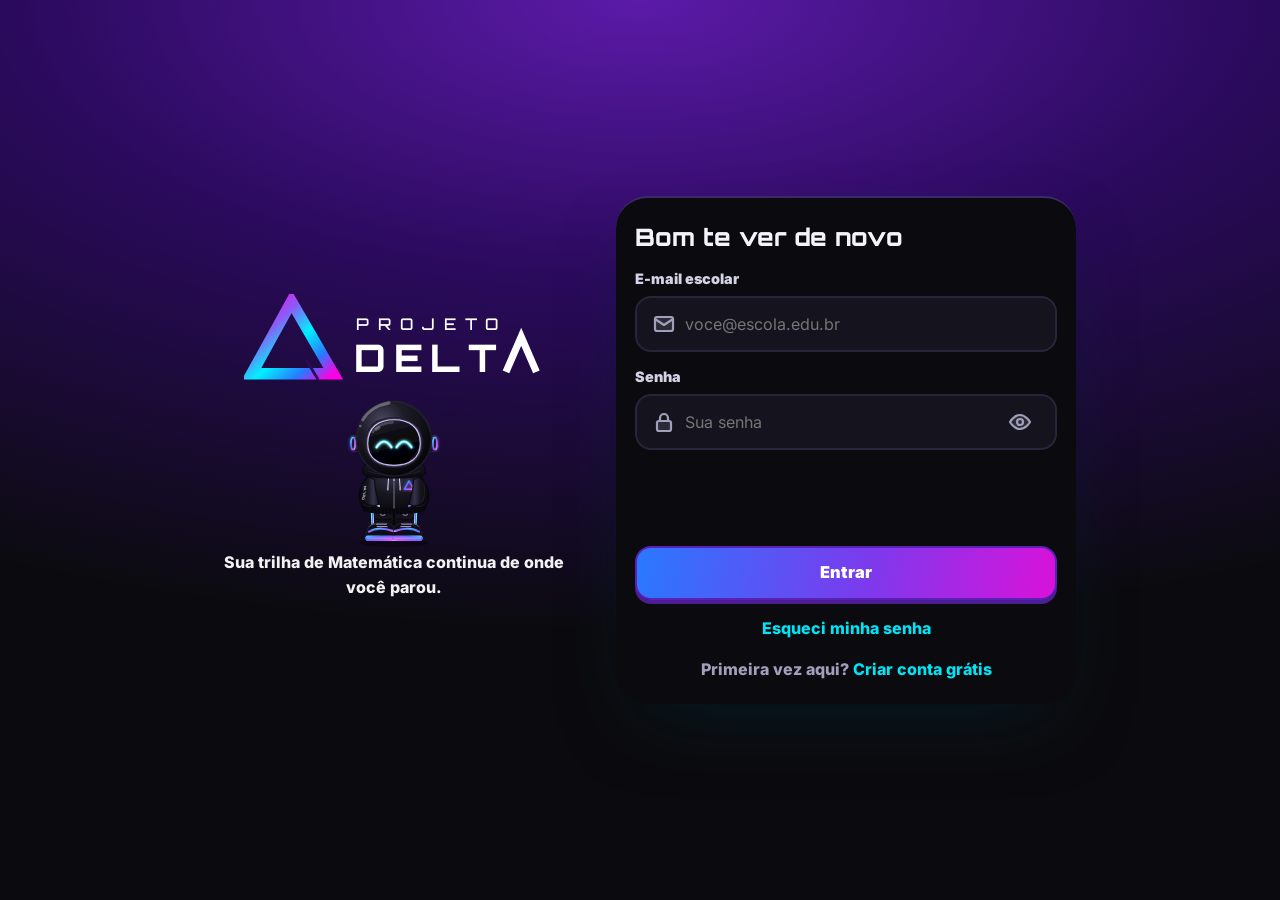
<file: site/app/index.html>
<!DOCTYPE html>
<html lang="pt-BR" data-theme="dark">
<head>
<meta charset="UTF-8" />
<meta name="viewport" content="width=device-width, initial-scale=1.0, viewport-fit=cover" />
<meta name="theme-color" content="#0b0b0f" />
<meta name="color-scheme" content="dark light" />
<meta name="referrer" content="strict-origin-when-cross-origin" />
<title>Projeto Delta · Matemática para o ENEM</title>
<meta name="description" content="Aprenda a Matemática do ENEM jogando: trilhas por eixo, questões oficiais do INEP e questões da plataforma, revisão espaçada, simulados e um astronauta que torce por você." />
<link rel="manifest" href="../manifest.webmanifest" />
<link rel="icon" type="image/png" sizes="32x32" href="../brand/favicon-32.png" />
<link rel="icon" type="image/png" sizes="512x512" href="../brand/app-512.png" />
<link rel="apple-touch-icon" href="../brand/apple-touch-icon.png" />
<meta name="apple-mobile-web-app-capable" content="yes" />
<meta name="apple-mobile-web-app-title" content="Delta" />
<link rel="preload" href="../fonts/inter-latin-wght-normal.woff2" as="font" type="font/woff2" crossorigin />
<link rel="preload" href="../fonts/orbitron-latin-wght-normal.woff2" as="font" type="font/woff2" crossorigin />
<link rel="modulepreload" href="app.js" />
<link rel="modulepreload" href="core.js" />
<link rel="modulepreload" href="learn.js" />
<link rel="modulepreload" href="pages.js" />
<link rel="modulepreload" href="auth.js" />
<link rel="modulepreload" href="mascot.js" />
<link rel="modulepreload" href="cutscene.js" />
<link rel="modulepreload" href="content.js" />
<link rel="modulepreload" href="bank.js" />
<link rel="modulepreload" href="gen.js" />
<link rel="modulepreload" href="plan.js" />
<link rel="modulepreload" href="icons.js" />
<link rel="stylesheet" href="app.css" />
</head>
<body>
  <div id="root">
    <div class="boot" role="status" aria-label="Carregando"><div class="spin"></div></div>
  </div>
  <noscript><p style="padding:2rem;text-align:center">Ative o JavaScript para usar o Projeto Delta.</p></noscript>
  <script src="../vendor/supabase-2.117.2.js"></script>
  <script type="module" src="app.js"></script>
</body>
</html>
</file>
<file: site/fonts/fonts.css>
@font-face{font-family:'Barlow';font-style:normal;font-weight:400;font-display:swap;src:url(barlow-latin-400-normal.woff2) format('woff2')}
@font-face{font-family:'Barlow';font-style:normal;font-weight:500;font-display:swap;src:url(barlow-latin-500-normal.woff2) format('woff2')}
@font-face{font-family:'Barlow';font-style:normal;font-weight:600 700;font-display:swap;src:url(barlow-latin-600-normal.woff2) format('woff2')}
@font-face{font-family:'Instrument Serif';font-style:normal;font-weight:400;font-display:swap;src:url(instrument-serif-latin-400-normal.woff2) format('woff2')}
@font-face{font-family:'Instrument Serif';font-style:italic;font-weight:400;font-display:swap;src:url(instrument-serif-latin-400-italic.woff2) format('woff2')}
@font-face{font-family:'Space Grotesk';font-style:normal;font-weight:300 700;font-display:swap;src:url(space-grotesk-latin-wght-normal.woff2) format('woff2')}
@font-face{font-family:'Orbitron';font-style:normal;font-weight:400 900;font-display:swap;src:url(orbitron-latin-wght-normal.woff2) format('woff2')}
@font-face{font-family:'Inter';font-style:normal;font-weight:100 900;font-display:swap;src:url(inter-latin-wght-normal.woff2) format('woff2');unicode-range:U+0000-00FF,U+0131,U+0152-0153,U+02BB-02BC,U+02C6,U+02DA,U+02DC,U+0304,U+0308,U+0329,U+2000-206F,U+20AC,U+2122,U+2191,U+2193,U+2212,U+2215,U+FEFF,U+FFFD}
@font-face{font-family:'Inter';font-style:normal;font-weight:100 900;font-display:swap;src:url(inter-greek-wght-normal.woff2) format('woff2');unicode-range:U+0370-0377,U+037A-037F,U+0384-038A,U+038C,U+038E-03A1,U+03A3-03FF}
</file>
<file: site/app/app.css>
/* ============================================================
   PROJETO DELTA · PLATAFORMA — design system
   Claro (creme) por padrão, escuro opcional. Mobile first.
   ============================================================ */
@import url('../fonts/fonts.css?v=3');

:root{
  --bg:#0b0b0f; --bg-2:#111019; --card:#15141e; --card-2:#1c1a29;
  --ink:#f4f3fb; --ink-2:#d4d2e6; --muted:#a19fba; --line:#272539; --line-2:#37344f;
  --teal:#00e5f5; --teal-d:#0093a3; --teal-l:#0b2830;
  --lime:#e879f9; --lime-d:#a21caf; --lime-ink:#ffffff;
  --red:#ff4d6d; --red-d:#c9304f; --red-l:#3a1220;
  --green:#22d37a; --green-d:#11935a; --green-l:#0e3322;
  --gold:#ffc53d; --gold-d:#d99a00; --orange:#ff8a1f; --violet:#8b5cf6; --nebula:#4b0082; --quantum:#2979ff; --magenta:#ff00e5;
  --iri:linear-gradient(110deg,#00f0ff,#2979ff 30%,#8b5cf6 55%,#ff00e5 80%,#00f0ff);
  --cta:linear-gradient(100deg,#2979ff,#7c3aed 55%,#d912d9);
  --r:22px; --r-s:14px;
  --shadow:0 14px 34px -20px rgba(0,0,0,.8);
  --ease:cubic-bezier(.22,.65,.35,1); --spring:cubic-bezier(.34,1.56,.64,1);
  --display:'Orbitron','Inter',system-ui,sans-serif; --sans:'Inter','Segoe UI',system-ui,-apple-system,sans-serif;
  --tabs-h:70px; color-scheme:dark;
}
[data-theme="light"]{
  --bg:#f5f4fa; --bg-2:#ebe9f5; --card:#ffffff; --card-2:#f3f1fa;
  --ink:#12111a; --ink-2:#34324a; --muted:#5f5c78; --line:#e2dfee; --line-2:#cfcbe0;
  --teal:#0891b2; --teal-d:#0e7490; --teal-l:#e0f7fb;
  --red-l:#ffe4ea; --green-l:#dcfce7;
  --shadow:0 12px 30px -18px rgba(30,20,60,.3); color-scheme:light;
}

*{margin:0;padding:0;box-sizing:border-box}
[hidden]{display:none !important}
html{-webkit-text-size-adjust:100%;background:var(--bg)}
body{font-family:var(--sans);font-size:16px;line-height:1.55;color:var(--ink);background:var(--bg) radial-gradient(90% 60% at 80% -10%,rgba(75,0,130,.35),transparent 60%) no-repeat fixed;min-height:100dvh;-webkit-font-smoothing:antialiased;overflow-x:hidden}
button{font:inherit;color:inherit;background:none;border:0;cursor:pointer;-webkit-tap-highlight-color:transparent;touch-action:manipulation}
a{color:inherit;text-decoration:none}
img,svg{display:block;max-width:100%}
input,select,textarea{font:inherit;font-size:16px;color:var(--ink)}
::selection{background:#7c3aed;color:#fff}
html{scrollbar-width:thin;scrollbar-color:var(--line-2) var(--bg)}
input,textarea{caret-color:var(--teal)}
a{text-underline-offset:3px}
:focus-visible{outline:3px solid var(--teal);outline-offset:3px;border-radius:12px}
.muted{color:var(--muted)}
.sr{position:absolute;width:1px;height:1px;overflow:hidden;clip:rect(0 0 0 0);white-space:nowrap}
.coin{width:1em;height:1em;display:inline-block;vertical-align:-.12em}
.ic{width:24px;height:24px;flex:0 0 auto;stroke:currentColor;fill:none;stroke-width:2.2;stroke-linecap:round;stroke-linejoin:round}

/* ---------- boot ---------- */
.boot{min-height:100dvh;display:grid;place-items:center}
.boot .dm{width:120px}

/* ---------- botões 3D (estilo Duolingo) ---------- */
.btn{position:relative;display:inline-flex;align-items:center;justify-content:center;gap:.55rem;min-height:52px;padding:.8rem 1.4rem;border-radius:16px;font-weight:900;font-size:1.02rem;letter-spacing:.01em;
  background:var(--card);color:var(--ink);box-shadow:0 4px 0 var(--line-2);border:2px solid var(--line-2);transition:transform .12s,box-shadow .12s,filter .2s,opacity .2s}
.btn:active{transform:translateY(3px);box-shadow:0 1px 0 var(--line-2)}
.btn[disabled]{opacity:.5;cursor:not-allowed;transform:none}
.btn-block{width:100%}
.btn-lime{background:var(--cta);color:#fff;border-color:#5b21b6;box-shadow:0 4px 0 #4c1d95}
.btn-lime:active{box-shadow:0 1px 0 #4c1d95}
.btn-teal{background:var(--teal);color:#04121a;border-color:var(--teal-d);box-shadow:0 4px 0 var(--teal-d)}
.btn-teal:active{box-shadow:0 1px 0 var(--teal-d)}
.btn-green{background:var(--green);color:#fff;border-color:var(--green-d);box-shadow:0 4px 0 var(--green-d)}
.btn-red{background:var(--red);color:#fff;border-color:var(--red-d);box-shadow:0 4px 0 var(--red-d)}
.btn-ghost{background:transparent;box-shadow:none;border-color:transparent;color:var(--teal)}

.btn-sm{min-height:40px;padding:.45rem .9rem;font-size:.92rem;border-radius:12px}
.link{color:var(--teal);font-weight:800}


/* ---------- cartões / chips ---------- */
.card{background:var(--card);border:2px solid var(--line);border-radius:var(--r);box-shadow:var(--shadow)}
.pad{padding:1rem}
.chip{display:inline-flex;align-items:center;gap:.35rem;height:38px;padding:0 .75rem;border-radius:999px;font-weight:900;font-size:.95rem;background:var(--card);border:2px solid var(--line);white-space:nowrap;font-variant-numeric:tabular-nums}
.chip .ic{width:18px;height:18px}
.chip.fire{color:var(--orange)}
.chip.coins{background:#050508;color:#00f0ff;border-color:#2b2745}
.chip.lvl{background:var(--cta);color:#fff;border-color:#5b21b6;font-family:var(--display);font-size:.8rem;letter-spacing:.04em}
.tag{display:inline-flex;align-items:center;gap:.35rem;padding:.3rem .65rem;border-radius:10px;font-size:.82rem;font-weight:800;background:var(--card-2);border:1.5px solid var(--line);color:var(--ink-2)}
.tag .ic{width:15px;height:15px}
.tag.oficial{background:#2e2506;border-color:#7a6212;color:#ffe08a}
.tag.plat{background:var(--teal-l);border-color:#135c68;color:#8ef3fb}
[data-theme="light"] .tag.oficial{background:#fff7d6;border-color:#f0d57a;color:#6b4e00}
[data-theme="light"] .tag.plat{color:#07606b;border-color:#9fe3ec}

/* ---------- estrutura ---------- */
.shell{min-height:100dvh;padding-bottom:calc(var(--tabs-h) + env(safe-area-inset-bottom))}
.top{position:sticky;top:0;z-index:40;background:color-mix(in srgb,var(--bg) 90%,transparent);backdrop-filter:blur(10px);-webkit-backdrop-filter:blur(10px);padding:calc(.6rem + env(safe-area-inset-top)) 1rem .6rem;border-bottom:2px solid var(--line)}
.top-row{display:flex;align-items:center;gap:.45rem;max-width:760px;margin:0 auto}
.top .me{width:44px;height:44px;border-radius:14px;overflow:hidden;flex:0 0 auto;border:2px solid var(--line);background:var(--card)}
.top .me .dm-avatar{width:100%;height:100%}
.top .stats{display:flex;gap:.35rem;margin-left:auto;align-items:center}
.xpbar{max-width:760px;margin:.5rem auto 0;height:14px;border-radius:999px;background:var(--line);overflow:hidden;position:relative}
.xpbar i{position:absolute;inset:0 auto 0 0;background:var(--iri);background-size:200% 100%;border-radius:999px;transition:width .8s var(--ease)}
.xpbar span{position:absolute;inset:0;display:grid;place-items:center;font-size:.72rem;font-weight:900;color:var(--ink)}
.main{max-width:760px;margin:0 auto;padding:1rem 1rem 2rem}
.tabs{position:fixed;left:0;right:0;bottom:0;z-index:50;display:flex;justify-content:space-around;background:var(--card);border-top:2px solid var(--line);padding:.35rem .25rem calc(.35rem + env(safe-area-inset-bottom));height:calc(var(--tabs-h) + env(safe-area-inset-bottom))}
.tabs a{flex:1;display:flex;flex-direction:column;align-items:center;justify-content:center;gap:2px;border-radius:14px;font-size:.78rem;font-weight:800;color:var(--muted);transition:color .2s,background .2s}
.tabs a .ic{width:26px;height:26px}
.tabs a.on{color:var(--teal);background:var(--teal-l)}
.side,.rail{display:none}
@media(min-width:1024px){
  .shell{padding-bottom:0;display:grid;grid-template-columns:240px minmax(0,1fr) 320px}
  .tabs{display:none}
  .side{display:flex;flex-direction:column;gap:.3rem;position:sticky;top:0;height:100dvh;padding:1.2rem .8rem;border-right:2px solid var(--line);overflow:auto}
  .side .brand{display:block;padding:.2rem .6rem 1rem;color:var(--ink)}
  .side .brand svg{width:170px;height:auto}
  .side a{display:flex;align-items:center;gap:.8rem;padding:.7rem .9rem;border-radius:14px;font-weight:900;color:var(--ink-2);border:2px solid transparent;transition:background .15s}
  .side a:hover{background:var(--card-2)}
  .side a.on{background:var(--teal-l);border-color:#135c68;color:var(--teal)}
  .side .sep{height:2px;background:var(--line);margin:.5rem .4rem}
  .center{min-width:0}
  .rail{display:flex;flex-direction:column;gap:1rem;position:sticky;top:0;height:100dvh;overflow:auto;padding:1.2rem 1.1rem 2rem;border-left:2px solid var(--line)}
}
.rail .card{padding:1rem}
.rail h3{font-family:var(--display);font-size:1.15rem;font-weight:800;margin-bottom:.6rem}

/* ---------- cabeçalhos ---------- */
.ph{margin:.4rem 0 1.1rem}
.ph h1{font-family:var(--display);font-weight:800;font-size:clamp(1.55rem,5.4vw,2.1rem);line-height:1.12;letter-spacing:.01em}
.ph p{color:var(--muted);font-weight:700;margin-top:.3rem}
.sec{font-family:var(--display);font-weight:700;font-size:1.1rem;letter-spacing:.02em;margin:1.7rem 0 .75rem}

/* ---------- trilha ---------- */
.eixos{display:flex;gap:.5rem;overflow-x:auto;scrollbar-width:none;margin:0 -1rem;padding:.1rem 1rem .6rem}
.eixos::-webkit-scrollbar{display:none}
.eixos button{flex:0 0 auto;display:flex;align-items:center;gap:.5rem;padding:.55rem .9rem;border-radius:14px;font-weight:900;background:var(--card);border:2px solid var(--line);box-shadow:0 3px 0 var(--line);transition:transform .12s}
.eixos button .s{width:28px;height:28px;border-radius:9px;display:grid;place-items:center;color:#fff;font-weight:900;background:hsl(var(--h) 72% 48%)}
.eixos button.on{border-color:hsl(var(--h) 70% 50%);background:hsl(var(--h) 90% 96%);color:hsl(var(--h) 70% 28%)}
[data-theme="dark"] .eixos button.on{background:hsl(var(--h) 50% 18%);color:hsl(var(--h) 90% 85%)}
.eixos button:active{transform:translateY(2px)}
.unit-head{border-radius:var(--r);padding:1rem 1.1rem;color:#fff;background:linear-gradient(135deg,hsl(var(--h) 72% 46%),hsl(calc(var(--h) + 25) 75% 42%));box-shadow:0 5px 0 hsl(var(--h) 70% 32%);display:flex;align-items:center;gap:1rem;margin:1rem 0 .4rem}
.unit-head .k{font-weight:700;font-size:.88rem;opacity:.85;margin-top:.15rem}
.unit-head h2{font-family:var(--display);font-weight:700;font-size:1.1rem;line-height:1.25;letter-spacing:.01em}
.unit-head .guia{margin-left:auto;background:rgba(255,255,255,.18);border:2px solid rgba(255,255,255,.35);color:#fff;border-radius:14px;padding:.5rem .8rem;font-weight:900;display:flex;gap:.4rem;align-items:center;flex:0 0 auto}
.unit-head .guia .ic{width:18px;height:18px}
.path{position:relative;display:flex;flex-direction:column;align-items:center;padding:1rem 0 1.4rem}
.path svg.links{position:absolute;inset:0;width:100%;height:100%;pointer-events:none;overflow:visible}
.node{position:relative;z-index:1;display:flex;flex-direction:column;align-items:center;margin:.6rem 0;transform:translateX(var(--x,0));animation:nodeIn .5s var(--spring) both;animation-delay:var(--d,0s)}
@keyframes nodeIn{from{opacity:0;transform:translateX(var(--x,0)) scale(.6)}}
.node .nb{width:76px;height:70px;position:relative;transition:transform .12s}
.node .nb::before{content:"";position:absolute;inset:0;border-radius:50%;transform:translateY(7px);background:var(--sh)}
.node .nb span{position:absolute;inset:0;border-radius:50%;display:grid;place-items:center;background:var(--fc)}
.node .nb .ic{width:34px;height:34px;color:#fff;stroke-width:3}
.node .nb:active{transform:translateY(5px)}
.node.done .nb{--fc:linear-gradient(140deg,#8b5cf6,#d946ef);--sh:#5b21b6}
.node.done .nb .ic{color:#fff}
.node.cur .nb{--fc:linear-gradient(140deg,#00f0ff,#2979ff);--sh:#1e40af;width:88px;height:82px}
.node.cur .nb::after{content:"";position:absolute;inset:-12px;border-radius:50%;border:5px solid #00f0ff;opacity:.35;animation:ring 1.8s var(--ease) infinite}
@keyframes ring{0%{transform:scale(.85);opacity:.5}100%{transform:scale(1.2);opacity:0}}
.node.lock .nb{--fc:#2a2840;--sh:#15141f}
.node.lock .nb .ic{color:#6f6c8c}
.node.chest .nb{--fc:var(--gold);--sh:var(--gold-d)}
.node.chest.lock .nb{--fc:#2a2840;--sh:#15141f}
.node.chest .nb .ic{color:#7a5200}
.node .lbl{margin-top:.9rem;font-weight:900;font-size:.9rem;color:var(--ink-2);text-align:center;max-width:160px;line-height:1.2}
.node .stars{display:flex;gap:2px;margin-top:.25rem}
.node .stars svg{width:15px;height:15px;fill:var(--line-2)}
.node .stars svg.on{fill:url(#dg-star)}
.node .stars svg:not(.on) .hl{display:none}
.start-bubble{position:absolute;top:-48px;left:50%;background:var(--card);color:var(--teal);font-weight:900;padding:.45rem .8rem;border-radius:12px;border:2px solid var(--line);white-space:nowrap;animation:bobx 1.6s ease-in-out infinite;font-size:.9rem;z-index:3}
.start-bubble::after{content:"";position:absolute;bottom:-8px;left:50%;margin-left:-7px;border:7px solid transparent;border-top-color:var(--card);border-bottom:0}
@keyframes bobx{0%,100%{transform:translate(-50%,0)}50%{transform:translate(-50%,-5px)}}
.path-buddy{position:absolute;width:104px;z-index:2;pointer-events:none}
.pop{position:absolute;z-index:6;left:50%;top:100%;transform:translate(-50%,14px);width:min(300px,82vw);border-radius:18px;padding:1rem;background:linear-gradient(140deg,#1d4ed8,#6d28d9);color:#fff;box-shadow:0 5px 0 #2e1065;animation:popIn .25s var(--spring) both;text-align:left}
.pop::before{content:"";position:absolute;top:-9px;left:calc(50% - var(--ax,0px));margin-left:-9px;border:9px solid transparent;border-bottom-color:#2855e0;border-top:0}
.pop h3{font-family:var(--display);font-size:1rem;font-weight:700;letter-spacing:.02em}
.pop p{font-weight:700;opacity:.95;margin:.2rem 0 .8rem;font-size:.95rem}
.pop .btn{background:#fff;color:#3b0764;border-color:#e9d5ff;box-shadow:0 4px 0 #c4b5fd;width:100%}
.pop.lock{background:var(--card);color:var(--ink);box-shadow:0 5px 0 var(--line-2);border:2px solid var(--line)}
.pop.lock::before{border-bottom-color:var(--card)}
.pop.lock .btn{background:var(--card-2);color:var(--muted);box-shadow:0 4px 0 var(--line);border-color:var(--line)}
@keyframes popIn{from{opacity:0;transform:translate(-50%,0) scale(.9)}}

/* ---------- introdução da lição ---------- */
.intro-hero{position:relative;margin:0 -1rem;padding:calc(1rem + env(safe-area-inset-top)) 1rem 2.2rem;background:radial-gradient(120% 90% at 50% 0%,#6d28d9,#3b0a7a 45%,#0f0b1f);border-bottom:2px solid #3b2a6b;color:#fff;border-radius:0 0 34px 34px;overflow:hidden;text-align:center}
.intro-hero .bar{display:flex;align-items:center;justify-content:space-between;font-weight:900;position:relative;z-index:2}
.intro-hero .x{width:44px;height:44px;border-radius:50%;display:grid;place-items:center;background:rgba(0,0,0,.2)}
.intro-hero .x .ic{color:#fff}
.intro-hero .dm{width:170px;margin:.4rem auto 0;position:relative;z-index:1}
.intro-hero h1{position:relative;z-index:1;font-family:var(--display);font-weight:800;font-size:clamp(1.5rem,6.5vw,2.1rem);line-height:1.15;margin-top:.3rem}
.intro-hero p{position:relative;z-index:1;font-weight:700;opacity:.95;max-width:34ch;margin:.5rem auto 0}
.floaty{position:absolute;font-family:var(--sans);font-weight:800;color:rgba(0,240,255,.28);font-size:2rem;animation:floaty 6s ease-in-out infinite;z-index:0}
@keyframes floaty{0%,100%{transform:translateY(0) rotate(-4deg)}50%{transform:translateY(-12px) rotate(4deg)}}
.meta-chips{display:grid;grid-template-columns:repeat(2,1fr);gap:.6rem;margin:1.1rem 0}
@media(min-width:560px){.meta-chips{grid-template-columns:repeat(4,1fr)}}
.meta-chips div{background:var(--card);border:2px solid var(--line);border-radius:16px;padding:.7rem;display:flex;align-items:center;gap:.5rem;font-weight:900;font-size:.95rem}
.meta-chips .ic{color:var(--teal)}
.learn{padding:1rem 1.1rem}
.learn h3{font-weight:900;font-size:1.05rem;display:flex;gap:.5rem;align-items:center;margin-bottom:.4rem}
.learn li{list-style:none;display:flex;gap:.6rem;align-items:center;padding:.6rem .75rem;border-radius:12px;background:var(--card-2);font-weight:800;margin-top:.45rem;color:var(--ink-2)}
.learn li .ic{color:var(--teal);width:22px;height:22px}
.intro-foot{position:sticky;bottom:0;padding:1rem 0 calc(1rem + env(safe-area-inset-bottom));background:linear-gradient(transparent,var(--bg) 30%)}
.intro-foot small{display:block;text-align:center;color:var(--muted);font-weight:700;margin-top:.6rem}

/* ---------- questão ---------- */
.play{max-width:720px;margin:0 auto;min-height:100dvh;display:flex;flex-direction:column;padding:calc(.8rem + env(safe-area-inset-top)) 1rem 0}
.play-top{display:flex;align-items:center;gap:.75rem}
.play-top .x{width:42px;height:42px;border-radius:50%;display:grid;place-items:center;background:var(--ink);flex:0 0 auto}
.play-top .x .ic{color:var(--bg)}
.pbar{flex:1;height:16px;border-radius:999px;background:var(--line);overflow:hidden}
.pbar i{display:block;height:100%;width:0;background:var(--iri);background-size:200% 100%;border-radius:999px;transition:width .5s var(--ease);box-shadow:inset 0 -4px 0 rgba(0,0,0,.08),inset 0 4px 0 rgba(255,255,255,.3)}
.play-top .cnt{font-weight:900;font-size:.95rem;color:var(--muted);min-width:2.6rem;text-align:right;font-variant-numeric:tabular-nums}
.hearts{display:flex;gap:2px}
.hearts svg{width:24px;height:24px;fill:url(#dg-heart);transition:transform .3s;filter:drop-shadow(0 2px 3px rgba(212,42,77,.35))}
.hearts svg.off{fill:var(--line-2);filter:none}.hearts svg.off .hl{display:none}
.hearts svg.popx{animation:heartPop .6s}
@keyframes heartPop{30%{transform:scale(1.5) rotate(-10deg)}60%{transform:scale(.8)}}
.combo{font-weight:900;color:var(--orange);display:flex;align-items:center;gap:.35rem;min-height:1.6rem;margin-top:.5rem}
.combo .ic{width:20px;height:20px}
.combo.bump{animation:bump .5s var(--spring)}
@keyframes bump{40%{transform:scale(1.2)}}
.qwrap{flex:1;display:flex;flex-direction:column;padding:.4rem 0 1rem}
.qmeta{display:flex;flex-wrap:wrap;gap:.45rem;align-items:center;margin-bottom:.7rem}
.qcard{position:relative;padding:1.2rem 1.2rem 1.4rem;border-radius:var(--r);background:var(--card);border:2px solid var(--line);box-shadow:var(--shadow);animation:slideIn .45s var(--ease) both}
@keyframes slideIn{from{opacity:0;transform:translateX(30px)}}
.qtext{font-family:var(--sans);font-weight:600;font-size:clamp(1.1rem,3.4vw,1.28rem);line-height:1.6;color:var(--ink);padding-right:70px}
.qtext p+p{margin-top:.6rem}
.qtext img{max-width:100%;border-radius:12px;margin:.6rem 0;background:#fff}
.qcard .buddy{position:absolute;right:-6px;bottom:-16px;width:86px}
.opts{display:flex;flex-direction:column;gap:.6rem;margin-top:1rem}
.opt{display:flex;align-items:center;gap:.9rem;width:100%;text-align:left;padding:.75rem 1rem;min-height:58px;border-radius:18px;background:var(--card);border:2px solid var(--line);box-shadow:0 4px 0 var(--line);font-weight:700;font-size:1.02rem;line-height:1.35;transition:transform .12s,box-shadow .12s,border-color .15s,background .15s,opacity .3s;animation:optIn .4s var(--ease) both;animation-delay:calc(var(--i) * 45ms + .1s)}
@keyframes optIn{from{opacity:0;transform:translateY(10px)}}
.opt .k{flex:0 0 auto;width:34px;height:34px;border-radius:50%;display:grid;place-items:center;font-weight:900;background:var(--card-2);border:2px solid var(--line);color:var(--ink-2)}
.opt:active{transform:translateY(3px);box-shadow:0 1px 0 var(--line)}
.opt.sel{border-color:var(--teal);background:var(--teal-l);box-shadow:0 4px 0 var(--teal-d)}
.opt.sel .k{background:var(--teal);color:#04121a;border-color:var(--teal-d)}
.opt.ok{border-color:var(--green);background:var(--green-l);box-shadow:0 4px 0 var(--green-d)}
.opt.ok .k{background:var(--green);color:#fff;border-color:var(--green-d)}
.opt.no{border-color:var(--red);background:var(--red-l);box-shadow:0 4px 0 var(--red-d);animation:shake .45s}
.opt.no .k{background:var(--red);color:#fff;border-color:var(--red-d)}
.opt.gone{opacity:.28;pointer-events:none;text-decoration:line-through}
.opt[disabled]{cursor:default}
@keyframes shake{20%,60%{transform:translateX(-7px)}40%,80%{transform:translateX(7px)}}
.play-foot{position:sticky;bottom:0;display:flex;gap:.7rem;padding:.9rem 0 calc(.9rem + env(safe-area-inset-bottom));background:linear-gradient(transparent,var(--bg) 25%)}
.play-foot .hint{flex:0 0 auto}
.play-foot .go{flex:1}
.fb{position:fixed;left:0;right:0;bottom:0;z-index:70;padding:1.1rem 1rem calc(1rem + env(safe-area-inset-bottom));border-top:3px solid;transform:translateY(105%);transition:transform .35s var(--ease)}
.fb.show{transform:none}
.fb .in{max-width:720px;margin:0 auto;display:grid;grid-template-columns:auto 1fr;gap:.2rem .9rem;align-items:start}
.fb .face{grid-row:span 2;width:72px}
.fb h3{font-family:var(--display);font-size:1.2rem;font-weight:800;letter-spacing:.02em}
.fb p{font-weight:700;line-height:1.5}
.fb .btn{grid-column:1/-1;margin-top:.8rem}
.fb.ok{background:#0c2a1c;border-color:var(--green);color:#86efac}
.fb.no{background:#2e0f19;border-color:var(--red);color:#fda4af}
[data-theme="light"] .fb.ok{background:var(--green-l);color:var(--green-d)}
[data-theme="light"] .fb.no{background:var(--red-l);color:var(--red-d)}
.fb .expl{color:var(--ink-2)}

/* ---------- fim de lição / modais ---------- */
.done:not(.node){max-width:560px;margin:0 auto;min-height:100dvh;display:flex;flex-direction:column;align-items:center;justify-content:center;text-align:center;padding:2rem 1rem calc(2rem + env(safe-area-inset-bottom))}
.done .dm{width:190px}
.done h1{font-family:var(--display);font-weight:800;font-size:1.9rem;color:var(--gold);margin-top:.4rem;line-height:1.05}
.done .sub{font-weight:800;color:var(--muted);margin-top:.3rem}
.done-stats{display:grid;grid-template-columns:repeat(3,1fr);gap:.6rem;width:100%;margin:1.4rem 0}
.stat-tile{border-radius:18px;border:2px solid var(--c);overflow:hidden;background:var(--card);animation:tileIn .5s var(--spring) both;animation-delay:var(--d)}
.stat-tile .h{background:var(--c);color:#fff;font-weight:800;font-size:.82rem;padding:.3rem}
.stat-tile .v{font-weight:900;font-size:1.45rem;padding:.55rem .3rem;display:flex;align-items:center;justify-content:center;gap:.3rem;color:var(--c);font-variant-numeric:tabular-nums}
@keyframes tileIn{from{opacity:0;transform:translateY(20px) scale(.9)}}
.goal-line{display:flex;align-items:center;gap:.9rem;width:100%;padding:.8rem 1rem;border-radius:18px;background:var(--card);border:2px solid var(--line);margin-bottom:1rem;text-align:left}
.goal-ring{width:62px;height:62px;flex:0 0 auto;transform:rotate(-90deg)}
.goal-ring circle{fill:none;stroke-width:9}
.goal-ring .bg{stroke:var(--line)}
.goal-ring .fg{stroke:#00f0ff;stroke-linecap:round;transition:stroke-dashoffset 1.2s var(--ease)}
.goal-line b{display:block;font-weight:900}
.goal-line small{color:var(--muted);font-weight:700}
.modal{position:fixed;inset:0;z-index:120;display:grid;place-items:center;padding:1rem;background:rgba(10,14,26,.6);animation:fade .25s both}
@keyframes fade{from{opacity:0}}
.modal .box{width:min(420px,100%);max-height:90dvh;overflow:auto;background:var(--card);border-radius:28px;padding:1.4rem 1.2rem 1.2rem;text-align:center;box-shadow:0 30px 80px -30px rgba(0,0,0,.6);animation:popModal .45s var(--spring) both}
@keyframes popModal{from{opacity:0;transform:scale(.85) translateY(20px)}}
.modal h2{font-family:var(--display);font-weight:800;font-size:1.35rem;line-height:1.2}
.modal p{font-weight:700;color:var(--ink-2);margin:.5rem 0 1rem}
.modal .dm{width:130px;margin:0 auto}
.modal .row2{display:flex;gap:.6rem}
.modal .row2 .btn{flex:1}
.medal{width:120px;height:120px;margin:0 auto .6rem;animation:medal 1s var(--spring) both}
@keyframes medal{from{transform:scale(.2) rotate(-40deg);opacity:0}}
.sheet{position:fixed;inset:0;z-index:110;display:flex;align-items:flex-end;justify-content:center;background:rgba(10,14,26,.5);animation:fade .2s both}
.sheet .panel{width:min(560px,100%);max-height:88dvh;overflow:auto;background:var(--card);border-radius:28px 28px 0 0;padding:.6rem 1.1rem calc(1.2rem + env(safe-area-inset-bottom));animation:sheetUp .35s var(--ease) both}
.sheet .grab{width:44px;height:5px;border-radius:9px;background:var(--line-2);margin:.2rem auto .8rem}
@keyframes sheetUp{from{transform:translateY(100%)}}
@media(min-width:720px){.sheet{align-items:center}.sheet .panel{border-radius:28px}}
.sheet h2{font-family:var(--display);font-weight:800;font-size:1.2rem;margin-bottom:.7rem}
.list-link{display:flex;align-items:center;gap:.8rem;padding:.8rem;border-radius:14px;font-weight:800;border:2px solid var(--line);margin-top:.5rem;background:var(--card);width:100%;text-align:left}
.list-link .ic{color:var(--teal)}
.list-link .go{margin-left:auto;color:var(--muted)}

/* ---------- mascote ---------- */
.dm{position:relative}
.dm-svg{width:100%;height:auto;overflow:visible}
.dm-live .dm-all{animation:dmBob 3.2s ease-in-out infinite;transform-box:view-box;transform-origin:100px 205px}
.dm-live .dm-eyes{animation:dmBlink 5.5s infinite;transform-box:view-box;transform-origin:100px 80px}
.dm-live .dm-spark{animation:twinkle 1s ease-in-out infinite alternate}
.dm-live .dm-think{animation:dmFloat 2s ease-in-out infinite}
.dm-live .dm-zzz text{animation:zz 2.4s ease-in-out infinite}
.dm-live .dm-zzz text:nth-child(2){animation-delay:.4s}
.dm-live .dm-zzz text:nth-child(3){animation-delay:.8s}
.dm.jump .dm-all{animation:dmJump .7s var(--spring)}
.dm.shake .dm-all{animation:dmShake .5s}
.dm.popin .dm-all{animation:dmPop .5s var(--spring)}
@keyframes dmBob{0%,100%{transform:translateY(0)}50%{transform:translateY(-6px)}}
@keyframes dmBlink{0%,94%,100%{transform:scaleY(1)}97%{transform:scaleY(.1)}}
@keyframes dmJump{0%{transform:translateY(0) scale(1,1)}20%{transform:translateY(4px) scale(1.08,.9)}50%{transform:translateY(-34px) scale(.95,1.06)}80%{transform:translateY(0) scale(1.05,.95)}100%{transform:none}}
@keyframes dmShake{20%,60%{transform:translateX(-8px) rotate(-3deg)}40%,80%{transform:translateX(8px) rotate(3deg)}}
@keyframes dmPop{0%{transform:scale(.6)}100%{transform:scale(1)}}
@keyframes dmFloat{0%,100%{transform:translateY(0)}50%{transform:translateY(-5px)}}
@keyframes twinkle{from{opacity:.4}to{opacity:1}}
@keyframes zz{0%{opacity:0;transform:translateY(6px)}50%{opacity:1}100%{opacity:0;transform:translateY(-8px)}}
.dm-avatar{position:relative;overflow:hidden;display:grid;place-items:end center}
.dm-avatar .dm-bg{position:absolute;inset:0;width:100%;height:100%}
.dm-avatar .dm{position:relative;width:82%;margin-bottom:-4%}
.bubble{position:relative;background:var(--card);border:2px solid var(--line);border-radius:18px;padding:.75rem .95rem;font-weight:800;color:var(--ink-2);box-shadow:var(--shadow);line-height:1.45}
.bubble.left::before{content:"";position:absolute;left:-10px;top:22px;border:9px solid transparent;border-right-color:var(--line);border-left:0}
.bubble.left::after{content:"";position:absolute;left:-7px;top:23px;border:8px solid transparent;border-right-color:var(--card);border-left:0}
.talk{display:flex;align-items:flex-start;gap:.9rem}
.talk .dm{width:96px;flex:0 0 auto}
.caret::after{content:"";display:inline-block;width:2px;height:1em;margin-left:2px;vertical-align:-.15em;background:#00f0ff;animation:blinkc .8s steps(2) infinite}
@keyframes blinkc{50%{opacity:0}}

/* ---------- tutorial (coach marks) ---------- */
.coach{position:fixed;inset:0;z-index:200}
.coach .hole{position:fixed;border-radius:20px;box-shadow:0 0 0 9999px rgba(10,14,26,.62);transition:all .35s var(--ease);pointer-events:none}
.coach .hole::after{content:"";position:absolute;inset:-6px;border-radius:24px;border:3px solid #00f0ff;animation:ring 1.6s infinite}
.coach .tip{position:fixed;width:min(340px,calc(100vw - 24px));background:var(--card);border-radius:22px;padding:1rem;box-shadow:0 30px 70px -20px rgba(0,0,0,.6);animation:popModal .4s var(--spring) both}
.coach .tip .talk .dm{width:64px}
.coach .tip .txt{font-weight:800;color:var(--ink-2);line-height:1.45}
.coach .tip .acts{display:flex;justify-content:space-between;align-items:center;margin-top:.8rem;gap:.5rem}
.coach .tip .step{font-weight:900;color:var(--muted);font-size:.85rem}

/* ---------- efeitos ---------- */
.fly{position:fixed;z-index:300;pointer-events:none;font-family:var(--display);font-weight:800;font-size:1.1rem;color:#00f0ff;display:flex;align-items:center;gap:.3rem;animation:fly 1s var(--ease) forwards}
@keyframes fly{0%{opacity:0;transform:translateY(10px) scale(.8)}20%{opacity:1;transform:translateY(-10px) scale(1.1)}100%{opacity:0;transform:translateY(-70px)}}
.coin-fx{position:fixed;z-index:300;width:28px;height:28px;color:#00f0ff;background:#050508;border:2px solid #00f0ff;border-radius:50%;display:grid;place-items:center;pointer-events:none}
.coin-fx svg{width:16px;height:16px}
.chip.coins.bump{animation:bump .45s var(--spring)}
canvas.confetti{position:fixed;inset:0;z-index:250;pointer-events:none}
.toast{position:fixed;left:50%;bottom:calc(var(--tabs-h) + 16px + env(safe-area-inset-bottom));transform:translate(-50%,20px);z-index:260;background:var(--ink);color:var(--bg);padding:.75rem 1.1rem;border-radius:14px;font-weight:800;opacity:0;pointer-events:none;transition:all .3s var(--ease);max-width:90vw;text-align:center}
.toast.show{opacity:1;transform:translate(-50%,0)}
@media(min-width:1024px){.toast{bottom:24px}}

/* ---------- autenticação ---------- */
.auth{min-height:100dvh;display:flex;flex-direction:column;background:radial-gradient(110% 70% at 50% 0%,#5b1aa8,#2a0a5c 45%,#0b0b0f)}
.auth-hero{flex:0 0 auto;text-align:center;color:#fff;padding:calc(1.2rem + env(safe-area-inset-top)) 1rem 1.6rem}
.auth-hero .dm{width:140px;margin:0 auto}
.auth-hero .brand{display:flex;justify-content:center;color:#fff}
.auth-hero .brand svg{width:min(300px,78vw);height:auto}
.auth-hero p{font-weight:800;opacity:.95;margin-top:.3rem}
.auth-card{flex:1;background:var(--bg);border-top:2px solid #3b2a6b;border-radius:32px 32px 0 0;padding:1.6rem 1.2rem calc(1.4rem + env(safe-area-inset-bottom));max-width:560px;width:100%;margin:0 auto}
@media(min-width:760px){.auth{align-items:center;justify-content:center;flex-direction:row;gap:2rem;padding:2rem}.auth-hero{flex:0 1 380px}.auth-card{flex:0 1 460px;border-radius:32px;box-shadow:0 30px 80px -30px rgba(0,40,50,.6);margin:0}}
.auth-card h1{font-family:var(--display);font-weight:800;font-size:1.5rem;line-height:1.2;margin-bottom:1rem}
.field{margin-bottom:.9rem}
.field label{display:block;font-weight:900;font-size:.9rem;margin-bottom:.35rem;color:var(--ink-2)}
.input{display:flex;align-items:center;gap:.6rem;background:var(--card);border:2px solid var(--line);border-radius:16px;padding:0 .9rem;min-height:56px;transition:border-color .2s}
.input:focus-within{border-color:var(--teal)}
.input .ic{color:var(--muted)}
.input input{flex:1;border:0;background:transparent;outline:0;min-width:0;height:52px}
.input .eye{color:var(--muted);display:grid;place-items:center;width:40px;height:40px}
.field .hint{font-size:.88rem;color:var(--muted);font-weight:700;margin-top:.35rem}
.field .hint.ok{color:var(--green-d)}
.field .hint.bad{color:var(--red-d)}
.msg{display:none;padding:.75rem .9rem;border-radius:14px;font-weight:800;margin-bottom:.9rem}
.msg.show{display:block}
.msg.err{background:var(--red-l);color:var(--red-d)}
.msg.ok{background:var(--green-l);color:var(--green-d)}
.auth-alt{text-align:center;font-weight:800;margin-top:1rem;color:var(--muted)}

/* ---------- onboarding ---------- */
.ob{min-height:100dvh;max-width:560px;margin:0 auto;display:flex;flex-direction:column;padding:calc(1rem + env(safe-area-inset-top)) 1.1rem calc(1rem + env(safe-area-inset-bottom))}
.ob-top{display:flex;align-items:center;gap:.8rem}
.ob-top .back{width:44px;height:44px;border-radius:50%;display:grid;place-items:center;border:2px solid var(--line);background:var(--card);flex:0 0 auto}
.ob-top .back[hidden]{visibility:hidden;display:grid !important}
.ob-top .pbar{height:14px}
.ob-step{flex:1;display:flex;flex-direction:column;animation:slideIn .45s var(--ease) both}
.ob h1{font-family:var(--display);font-weight:800;font-size:clamp(1.4rem,6vw,1.9rem);line-height:1.2;margin:1.2rem 0 .4rem}
.ob .lead{font-weight:700;color:var(--muted)}
.ob .stage{position:relative;margin:1rem 0 .6rem;border-radius:28px;overflow:hidden;aspect-ratio:1.35;display:grid;place-items:end center;border:2px solid var(--line)}
.ob .stage .dm-bg{position:absolute;inset:0;width:100%;height:100%}
.ob .stage .dm{width:48%;margin-bottom:-2%}
.swatches{display:flex;gap:.6rem;flex-wrap:wrap;justify-content:center;margin:.3rem 0 1rem}
.swatches button{width:46px;height:46px;border-radius:50%;background:var(--c);border:4px solid var(--card);box-shadow:0 0 0 2px var(--line);transition:transform .15s}
.swatches button.on{box-shadow:0 0 0 3px var(--ink);transform:scale(1.1)}
.picks{display:grid;grid-template-columns:repeat(2,1fr);gap:.6rem}
@media(min-width:480px){.picks{grid-template-columns:repeat(4,1fr)}}
.pick{border-radius:18px;border:2px solid var(--line);background:var(--card);padding:.5rem .4rem .7rem;text-align:center;font-weight:800;font-size:.85rem;box-shadow:0 4px 0 var(--line);transition:transform .12s}
.pick .dm{width:64px;margin:0 auto}
.pick.on{border-color:#00f0ff;background:#0b2830;box-shadow:0 4px 0 #0093a3}
[data-theme="light"] .pick.on{background:#e0f7fb}
.pick:active{transform:translateY(3px)}
.goals{display:flex;flex-direction:column;gap:.6rem;margin-top:1rem}
.goal{display:flex;align-items:center;gap:.9rem;text-align:left;padding:.9rem 1rem;border-radius:18px;border:2px solid var(--line);background:var(--card);box-shadow:0 4px 0 var(--line);font-weight:800;width:100%}
.goal .dm{width:54px;flex:0 0 auto}
.goal b{display:block;font-size:1.05rem}
.goal small{color:var(--muted);font-weight:700;font-size:.9rem}
.goal .xp{margin-left:auto;font-weight:900;color:var(--teal);white-space:nowrap}
.goal.on{border-color:var(--teal);background:var(--teal-l);box-shadow:0 4px 0 var(--teal-d)}
.ob-foot{padding-top:1rem}
.big-talk{display:flex;flex-direction:column;align-items:center;text-align:center;justify-content:center;flex:1;gap:1rem}
.big-talk .dm{width:200px}
.big-talk .bubble{max-width:420px;font-size:1.12rem}

/* ---------- loja ---------- */
.filters{display:flex;gap:.45rem;overflow-x:auto;scrollbar-width:none;margin:.6rem -1rem .3rem;padding:0 1rem .4rem}
.filters::-webkit-scrollbar{display:none}
.filters button{flex:0 0 auto;padding:.5rem .95rem;border-radius:999px;font-weight:900;background:var(--card);border:2px solid var(--line)}
.filters button.on{background:var(--cta);border-color:#5b21b6;color:#fff}
.rar-legend{display:flex;gap:.8rem;flex-wrap:wrap;font-weight:800;font-size:.85rem;color:var(--muted);margin:.4rem 0 .9rem}
.rar-legend i{display:inline-block;width:10px;height:10px;border-radius:50%;margin-right:.3rem}
.shop-grid{display:grid;grid-template-columns:repeat(2,minmax(0,1fr));gap:.75rem}
@media(min-width:640px){.shop-grid{grid-template-columns:repeat(3,minmax(0,1fr))}}
.item{position:relative;border-radius:22px;border:2.5px solid var(--rc);background:var(--rb);padding:.6rem .6rem .8rem;text-align:center;display:flex;flex-direction:column;align-items:center;box-shadow:0 4px 0 var(--rc);transition:transform .2s var(--spring);animation:tileIn .45s var(--spring) both;animation-delay:var(--d)}
.item:hover{transform:translateY(-3px)}
.item .prev{width:100%;aspect-ratio:1;border-radius:16px;overflow:hidden;position:relative;display:grid;place-items:end center;background:rgba(255,255,255,.6)}
[data-theme="dark"] .item .prev{background:rgba(255,255,255,.05)}
.item .prev .dm-bg{position:absolute;inset:0;width:100%;height:100%}
.item .prev .dm{width:76%;margin-bottom:-3%}
.item .prev .pw{width:60%;align-self:center}
.item .rtag{position:absolute;top:.5rem;left:.5rem;z-index:2;width:30px;height:30px;border-radius:50%;display:grid;place-items:center;background:var(--rc);color:#fff}
.item .rtag svg{width:16px;height:16px}
.item h3{font-weight:900;font-size:.98rem;line-height:1.2;margin:.55rem 0 .35rem;min-height:2.4em;display:flex;align-items:center}
.price{display:inline-flex;align-items:center;gap:.25rem;background:#050508;color:#00f0ff;border:1.5px solid #135c68;border-radius:10px;padding:.2rem .6rem;font-weight:900;font-size:.95rem}
.item .btn{margin-top:.5rem;width:100%}
.r-comum{--rc:#4a4866;--rb:#17162a}
.r-raro{--rc:#2979ff;--rb:#0f1a36}
.r-epico{--rc:#9b5cf6;--rb:#1f1238}
.r-lendario{--rc:#e0a800;--rb:#2a2108}
[data-theme="light"] .r-comum{--rc:#c9c5da;--rb:#fbfaff}
[data-theme="light"] .r-raro{--rc:#5b9df0;--rb:#eef5ff}
[data-theme="light"] .r-epico{--rc:#9b6cf3;--rb:#f4efff}
[data-theme="light"] .r-lendario{--rc:#e0a800;--rb:#fff8dc}

/* ---------- perfil ---------- */
.hero-card{position:relative;border-radius:28px;overflow:hidden;color:#fff;padding:1rem 1rem 1.2rem;text-align:center;background:radial-gradient(100% 80% at 50% 0%,#5b1aa8,#1e0b45 60%,#0f0b1f);border:2px solid #3b2a6b;box-shadow:0 6px 0 #1a0b3b}
.hero-card .av{width:176px;height:176px;margin:0 auto;border-radius:26px;overflow:hidden;border:4px solid rgba(255,255,255,.5)}
.hero-card .av .dm-avatar{width:100%;height:100%}
.hero-card h1{font-family:var(--display);font-weight:800;font-size:1.35rem;margin-top:.6rem;line-height:1.1;word-break:break-word}
.hero-card .nm{font-weight:800;opacity:.95}
.hero-card .lv{display:flex;align-items:center;gap:.6rem;margin:.6rem auto 0;max-width:320px;font-weight:900;font-size:.9rem}
.hero-card .lv .b{flex:1;height:12px;border-radius:9px;background:rgba(255,255,255,.35);overflow:hidden}
.hero-card .lv .b i{display:block;height:100%;background:var(--iri);border-radius:9px}
.hero-card .edit,.hero-card .cfg{position:absolute;top:.8rem;width:44px;height:44px;border-radius:50%;display:grid;place-items:center;background:rgba(0,0,0,.2)}
.hero-card .edit{right:.8rem}.hero-card .cfg{left:.8rem}
.hero-card .edit .ic,.hero-card .cfg .ic{color:#fff}
.stats4{display:grid;grid-template-columns:repeat(2,1fr);gap:.7rem;margin-top:1rem}
.stat{display:flex;align-items:center;gap:.8rem;padding:.9rem;border-radius:20px;background:var(--card);border:2px solid var(--line)}
.stat .i{width:46px;height:46px;border-radius:14px;display:grid;place-items:center;background:var(--ib);color:var(--ic);flex:0 0 auto}
.stat .l{font-weight:800;color:var(--muted);font-size:.85rem}
.stat .v{font-family:var(--display);font-weight:800;font-size:1.2rem;line-height:1.1;font-variant-numeric:tabular-nums}
.radar{padding:1rem}
.radar svg{width:100%;max-width:420px;margin:0 auto}
.radar text{font-family:var(--sans);font-weight:800;font-size:9.5px;fill:var(--ink-2)}
.medals{display:grid;grid-template-columns:repeat(3,1fr);gap:.8rem}
@media(min-width:560px){.medals{grid-template-columns:repeat(4,1fr)}}
.medal-c{text-align:center;font-weight:800;font-size:.82rem;line-height:1.2;background:none;border:0;padding:0}
.medal-c svg{width:76px;height:76px;margin:0 auto .3rem}
.medal-c.off svg{opacity:.8}
.tabs2{display:flex;gap:.4rem;overflow-x:auto;margin:.3rem 0 .8rem;scrollbar-width:none}
.tabs2 button{padding:.45rem .9rem;border-radius:999px;font-weight:900;border:2px solid var(--line);background:var(--card);flex:0 0 auto}
.tabs2 button.on{background:var(--cta);color:#fff;border-color:#5b21b6}

/* ---------- ranking ---------- */
.league{position:relative;border-radius:26px;padding:1.2rem 1rem;text-align:center;background:radial-gradient(90% 90% at 50% 20%,#1c2a5c,#0f0b1f 70%);border:2px solid #2b3a7a;color:#fff;box-shadow:0 6px 0 #0a0f2b}
.league h2{font-family:var(--display);font-weight:800;font-size:1.4rem;letter-spacing:.04em}
.league .gem{width:104px;margin:.4rem auto;animation:dmFloat 3s ease-in-out infinite;filter:drop-shadow(0 10px 14px rgba(0,0,0,.45))}
.league small{font-weight:800;opacity:.85;display:block}
.podium{display:grid;grid-template-columns:1fr 1.15fr 1fr;align-items:end;gap:.5rem;margin:1.4rem 0 1rem}
.pod{text-align:center;animation:tileIn .6s var(--spring) both;animation-delay:var(--d)}
.pod .av{width:70px;height:70px;border-radius:50%;overflow:hidden;margin:0 auto -.8rem;border:4px solid var(--pc);position:relative;z-index:1;background:var(--card)}
.pod.p1 .av{width:88px;height:88px}
.pod .av .dm-avatar{width:100%;height:100%}
.pod .base{border-radius:16px 16px 6px 6px;padding:1.2rem .3rem .6rem;background:linear-gradient(180deg,var(--pc),color-mix(in srgb,var(--pc) 70%,#000));color:#fff;font-weight:900}
.pod .base .n{font-family:var(--display);font-size:1.5rem;line-height:1}
.pod .u{font-weight:900;font-size:.85rem;margin-top:.4rem;word-break:break-all}
.pod .x{font-weight:900;color:var(--teal);font-size:.9rem}
.p1{--pc:#e2a90a}.p2{--pc:#9aa3b5}.p3{--pc:#b87333}
.p1 .base{min-height:118px}.p2 .base{min-height:90px}.p3 .base{min-height:74px}
.rrow{display:flex;align-items:center;gap:.8rem;padding:.65rem .8rem;border-radius:16px;border:2px solid var(--line);background:var(--card);margin-top:.5rem;animation:tileIn .45s var(--spring) both;animation-delay:var(--d)}
.rrow .pos{width:34px;height:34px;border-radius:50%;border:2px solid var(--line);display:grid;place-items:center;font-weight:900;flex:0 0 auto}
.rrow .av{width:46px;height:46px;border-radius:50%;overflow:hidden;flex:0 0 auto;border:2px solid var(--line)}
.rrow .av .dm-avatar{width:100%;height:100%}
.rrow .u{font-weight:900;flex:1;min-width:0;overflow:hidden;text-overflow:ellipsis;white-space:nowrap}
.rrow .u small{display:block;color:var(--muted);font-weight:700}
.rrow .x{font-weight:900;color:var(--teal);font-variant-numeric:tabular-nums}
.rrow.me{border-color:#00f0ff;background:#0b2830}
[data-theme="light"] .rrow.me{background:#e0f7fb}
.segs{display:flex;background:var(--card-2);border:2px solid var(--line);border-radius:14px;padding:4px;gap:4px;margin:1rem 0 .4rem}
.segs button{flex:1;padding:.5rem;border-radius:10px;font-weight:900;color:var(--muted)}
.segs button.on{background:var(--card);color:var(--ink);box-shadow:0 2px 0 var(--line)}

/* ---------- praticar / painel ---------- */
.hub{display:grid;gap:.8rem}
@media(min-width:640px){.hub{grid-template-columns:1fr 1fr}}
.hub a,.hub button{display:flex;align-items:center;gap:.9rem;padding:1rem;border-radius:22px;border:2px solid var(--line);background:var(--card);box-shadow:0 4px 0 var(--line);text-align:left;transition:transform .12s;width:100%}
.hub a:active,.hub button:active{transform:translateY(3px);box-shadow:0 1px 0 var(--line)}
.hub .i{width:54px;height:54px;border-radius:16px;display:grid;place-items:center;background:var(--ib);color:var(--ic);flex:0 0 auto;font-weight:900;font-size:1.3rem;box-shadow:inset 0 0 0 1.5px color-mix(in srgb,var(--ic) 40%,transparent)}
.hub .i .ic{width:28px;height:28px}
.hub b{display:block;font-weight:900;font-size:1.05rem}
.hub small{display:block;color:var(--muted);font-weight:700;line-height:1.35}
.revcard{border-radius:26px;padding:1.2rem;color:#fff;background:linear-gradient(150deg,#1d4ed8,#5b21b6 60%,#3b0764);box-shadow:0 6px 0 #1e0b45;position:relative;overflow:hidden}
.revcard h2{font-family:var(--display);font-weight:800;font-size:1.15rem;letter-spacing:.02em}
.revcard .dm{position:absolute;right:-6px;top:-4px;width:104px}
.revcard ul{list-style:none;margin:.7rem 0 1rem;padding-right:84px}
.revcard li{display:flex;gap:.5rem;align-items:center;font-weight:800;padding:.35rem 0;border-bottom:1px dashed rgba(255,255,255,.4)}
.revcard li .ic{width:18px;height:18px}
.revcard .btn{background:#00f0ff;color:#04121a;border-color:#0093a3;box-shadow:0 4px 0 #0093a3;width:100%}
.bars{display:flex;align-items:flex-end;gap:.5rem;height:140px;padding:.6rem .3rem 0}
.bars .b{flex:1;display:flex;flex-direction:column;align-items:center;gap:.3rem;height:100%;justify-content:flex-end}
.bars .b i{width:100%;max-width:38px;border-radius:9px 9px 4px 4px;background:linear-gradient(180deg,#00f0ff,#2979ff);min-height:4px;transform-origin:bottom;animation:grow .8s var(--spring) both;animation-delay:var(--d)}
.bars .b.today i{background:linear-gradient(180deg,#ff00e5,#8b5cf6)}
.bars .b span{font-size:.78rem;font-weight:900;color:var(--muted)}
.bars .b em{font-style:normal;font-size:.72rem;font-weight:900;color:var(--ink-2)}
@keyframes grow{from{transform:scaleY(0)}}
.weak{display:flex;align-items:center;gap:.7rem;padding:.55rem 0}
.weak .n{flex:0 0 38%;font-weight:800;font-size:.92rem;line-height:1.2}
.weak .t{flex:1;height:10px;border-radius:9px;background:var(--line);overflow:hidden}
.weak .t i{display:block;height:100%;border-radius:9px}
.weak .p{font-weight:900;font-size:.85rem;width:2.6rem;text-align:right}
.mission{display:flex;align-items:center;gap:.8rem;padding:.8rem 0;border-bottom:2px solid var(--line)}
.mission:last-child{border-bottom:0}
.mission .i{width:44px;height:44px;border-radius:14px;display:grid;place-items:center;background:#2e2506;color:var(--gold);flex:0 0 auto}
.mission .b{flex:1;min-width:0}
.mission b{font-weight:900;display:block;line-height:1.2}
.mission small{color:var(--muted);font-weight:700}
.mission .t{height:12px;border-radius:9px;background:var(--line);overflow:hidden;margin-top:.35rem}
.mission .t i{display:block;height:100%;background:var(--gold);border-radius:9px;transition:width .8s var(--ease)}
.empty{padding:1.4rem;text-align:center;font-weight:800;color:var(--muted);border:2px dashed var(--line-2);border-radius:20px}
.spin{width:36px;height:36px;border-radius:50%;border:4px solid var(--line);border-top-color:var(--teal);animation:spin .8s linear infinite;margin:2rem auto}
@keyframes spin{to{transform:rotate(360deg)}}
.err-card{padding:1rem;margin-top:.7rem}
.err-card .q{font-weight:700;margin:.5rem 0;color:var(--ink-2)}
.err-card .a{display:flex;flex-direction:column;gap:.3rem;font-weight:800;font-size:.95rem}
.err-card .a .w{color:var(--red-d)}
.err-card .a .r{color:var(--green-d)}
.err-card .e{margin-top:.5rem;font-weight:700;color:var(--muted)}
.err-card .f{display:flex;gap:.5rem;margin-top:.7rem;flex-wrap:wrap}
.err-card select{flex:1;min-height:44px;border-radius:12px;border:2px solid var(--line);background:var(--card);padding:0 .6rem;font-weight:700;min-width:160px}
.sel-row{display:flex;gap:.6rem;flex-wrap:wrap;margin:.6rem 0 1rem}
.sel-row label{flex:1;min-width:140px;font-weight:900;font-size:.85rem;color:var(--ink-2)}
.sel-row select{width:100%;margin-top:.3rem;min-height:48px;border-radius:14px;border:2px solid var(--line);background:var(--card);padding:0 .7rem;font-weight:800}
.sheet-cells{display:flex;flex-wrap:wrap;gap:.35rem;margin:.6rem 0}
.sheet-cells button{width:38px;height:38px;border-radius:10px;border:2px solid var(--line);background:var(--card);font-weight:900;font-size:.85rem}
.sheet-cells button.cur{border-color:var(--teal);color:var(--teal)}
.sheet-cells button.ans{background:var(--teal);color:#04121a;border-color:var(--teal-d)}
.sheet-cells button.mk{box-shadow:inset 0 -4px 0 var(--gold)}
.hist{display:flex;align-items:center;gap:.7rem;padding:.75rem .9rem;border-radius:16px;border:2px solid var(--line);background:var(--card);margin-top:.5rem;font-weight:800}
.hist .p{margin-left:auto;font-weight:900}
.hist .p.good{color:var(--green-d)}.hist .p.mid{color:var(--gold-d)}.hist .p.low{color:var(--red-d)}
.pomo{text-align:center;padding:1.2rem}
.tech{padding:1rem;margin-top:.7rem}
.tech h3{font-weight:900;font-size:1.05rem;display:flex;gap:.5rem;align-items:center}
.tech h3 .ic{color:var(--teal)}
.tech p{font-weight:700;color:var(--ink-2);margin-top:.3rem}
.tech .how{margin-top:.5rem;padding:.6rem .8rem;border-radius:12px;background:var(--card-2);font-weight:800;font-size:.92rem;color:var(--ink-2)}
.settings .row{display:flex;align-items:center;justify-content:space-between;gap:1rem;padding:.9rem 0;border-bottom:2px solid var(--line);font-weight:800}
.settings .row:last-child{border-bottom:0}
.switch{width:54px;height:32px;border-radius:999px;background:var(--line-2);position:relative;transition:background .2s;flex:0 0 auto}
.switch::after{content:"";position:absolute;top:4px;left:4px;width:24px;height:24px;border-radius:50%;background:#fff;transition:transform .25s var(--spring);box-shadow:0 2px 4px rgba(0,0,0,.2)}
.switch.on{background:linear-gradient(90deg,#2979ff,#8b5cf6)}
.switch.on::after{transform:translateX(22px)}
.dom-row{display:flex;align-items:center;justify-content:space-between;padding:.7rem .9rem;border-radius:14px;border:2px solid var(--line);background:var(--card);margin-top:.5rem;font-weight:800}

@media (prefers-reduced-motion: reduce){
  *,*::before,*::after{animation-duration:.001ms !important;animation-iteration-count:1 !important;transition-duration:.001ms !important}
}
::view-transition-old(root){animation:vt-out .18s var(--ease) both}
::view-transition-new(root){animation:vt-in .28s var(--ease) both}
@keyframes vt-out{to{opacity:0}}
@keyframes vt-in{from{opacity:0;transform:translateY(8px)}}

/* ---------- identidade: iridescência e grade ---------- */
.iri-border{position:relative}
.iri-border::before{content:"";position:absolute;inset:-2px;border-radius:inherit;padding:2px;background:var(--iri);background-size:200% 200%;-webkit-mask:linear-gradient(#000 0 0) content-box,linear-gradient(#000 0 0);-webkit-mask-composite:xor;mask-composite:exclude;animation:iriShift 6s linear infinite;pointer-events:none}
@keyframes iriShift{to{background-position:200% 0}}
.hero-card .av,.qcard,.league{box-shadow:var(--shadow)}
.xpbar i,.pbar i{animation:iriShift 4s linear infinite}

/* ---------- ajustes da trilha ---------- */
.node .lbl{position:relative;z-index:1;background:var(--bg);padding:.15rem .55rem;border-radius:10px}
.eixos button small{font-weight:800;font-size:.78rem}
.path-buddy .dm{width:100%}
.settings .row>span{display:flex;align-items:center;gap:.6rem}
.node.open{z-index:5}
.stage .dm-bg{position:absolute;inset:0;width:100%;height:100%}

/* ---------- cutscenes ---------- */
.cs{position:fixed;inset:0;z-index:400;background:#050508;color:#fff;overflow:hidden;opacity:0}
.cs-fx{position:absolute;inset:0;width:100%;height:100%;pointer-events:none;z-index:3}
.cs-stage{position:absolute;inset:0;overflow:hidden}
.cs-stage.cs-space{background:radial-gradient(120% 80% at 50% 30%,#2a0f5c,#0b0620 55%,#050508)}
.cs-stage.cs-night{background:linear-gradient(180deg,#0b0620,#1b0f3a 70%,#2a0f45)}
.cs-stage>*{position:absolute}
.cs-skip{position:absolute;top:calc(14px + env(safe-area-inset-top));right:14px;z-index:5;padding:.5rem 1rem;border-radius:999px;background:rgba(255,255,255,.1);color:#fff;font-weight:800;border:1px solid rgba(255,255,255,.2)}
.cs-title{left:0;right:0;top:40%;text-align:center;font-family:var(--display);font-weight:800;font-size:clamp(1.6rem,6vw,3rem);letter-spacing:.25em}
.cs-ground{left:-10%;right:-10%;bottom:0;height:24vh;border-radius:50% 50% 0 0/30% 30% 0 0;background:linear-gradient(180deg,#2c2645,#120f1d);box-shadow:0 -2px 0 #6d5bd0,0 -20px 60px -10px rgba(139,92,246,.45)}
.cs-pod{left:50%;margin-left:-70px;bottom:calc(24vh - 22px);width:140px}
.cs-pod svg{width:100%;display:block;filter:drop-shadow(0 10px 20px rgba(0,0,0,.6))}
.cs-flame{position:absolute;left:50%;top:92%;width:40px;height:70px;margin-left:-20px;border-radius:50% 50% 50% 50%/30% 30% 70% 70%;background:linear-gradient(180deg,#fff4c2,#ff8a1f 40%,#ff00e5 80%,transparent);filter:blur(2px);animation:csFl .12s infinite alternate;transform-origin:top}
@keyframes csFl{to{transform:scaleY(1.25) scaleX(.85)}}
.cs .cs-dm{width:150px}
.cs .cs-hero{left:50%;bottom:calc(24vh - 26px)}
.cs .cs-center{left:50%;top:44%;width:190px}
.cs .cs-side{left:3vw;top:30%;width:92px}
.cs-say{left:50%;top:calc(10vh + env(safe-area-inset-top));width:min(440px,88vw);transform:translateX(-50%);background:#15141e;border:2px solid #3b2a6b;border-radius:20px;padding:1rem 1.1rem;font-weight:800;font-size:1.05rem;line-height:1.45;min-height:4.5em;box-shadow:0 20px 50px -20px rgba(0,0,0,.8)}
.cs-say::after{content:"";position:absolute;bottom:-11px;left:68%;border:11px solid transparent;border-top-color:#15141e;border-bottom:0}
.cs-trail{left:50%;top:52%;width:56px;height:60vh;transform-origin:top;background:linear-gradient(180deg,#fff4c2,#ff8a1f 20%,#ff00e5 50%,transparent);filter:blur(6px);border-radius:40px}
.cs-ring{left:50%;top:36%;width:200px;height:200px;border-radius:50%;background:conic-gradient(#00f0ff,#2979ff,#8b5cf6,#ff00e5,#00f0ff);display:grid;place-items:center;box-shadow:0 20px 50px -20px rgba(0,0,0,.8)}
.cs-ring-in{width:160px;height:160px;border-radius:50%;background:#0b0620;display:grid;place-items:center;align-content:center;text-align:center}
.cs-ring-in small{font-family:var(--display);font-weight:700;letter-spacing:.3em;font-size:.8rem;opacity:.8}
.cs-ring-in b{font-family:var(--display);font-weight:800;font-size:4.2rem;line-height:1}
.cs-caption{left:50%;top:60%;width:92vw;transform:translateX(-50%);text-align:center;font-family:var(--display);font-weight:800;font-size:clamp(1.4rem,5.5vw,2.1rem);line-height:1.15}
.cs-sub{left:50%;top:calc(60% + 3.4rem);width:min(460px,88vw);transform:translateX(-50%);text-align:center;font-weight:700;opacity:.9;line-height:1.45}
.cs-items{left:0;right:0;top:calc(60% + 5.8rem);display:flex;justify-content:center;gap:.7rem}
.cs-item{width:92px;text-align:center;font-weight:800;font-size:.78rem}
.cs-item .p{width:92px;height:92px;border-radius:18px;overflow:hidden;position:relative;display:grid;place-items:end center;border:2.5px solid var(--rc);background:#15141e;box-shadow:0 0 22px -4px var(--rc);margin-bottom:.3rem}
.cs-item .p .dm-bg{position:absolute;inset:0;width:100%;height:100%}.cs-item .p .dm{width:78%;margin-bottom:-4%}
.cs-acts{left:0;right:0;bottom:calc(5vh + env(safe-area-inset-bottom));display:flex;justify-content:center;gap:.7rem;padding:0 1rem;z-index:4}
.cs-acts .btn{min-width:160px}
.cs-week{left:0;right:0;top:calc(12vh + env(safe-area-inset-top));display:flex;justify-content:center;gap:.45rem}
.cs-day{width:40px;text-align:center;font-weight:900;font-size:.8rem;opacity:.9}
.cs-day i{display:block;width:36px;height:36px;margin:.3rem auto 0;border-radius:50%;background:#2a2440;border:2px solid #3b3358}
.cs-day.on i{background:linear-gradient(140deg,#ff8a1f,#ff00e5);border-color:#ffb347}
.cs-day.today i{border-color:#ffe08a;border-style:dashed}
.cs-day.lit i{background:linear-gradient(140deg,#ffe08a,#ff8a1f 50%,#ff00e5);border-style:solid;box-shadow:0 0 20px #ff8a1f}
.cs-day.ice i{background:linear-gradient(140deg,#e0f7ff,#7fe7ff);border-color:#fff}
.cs-flame-big{left:50%;top:22%;width:140px}
.cs-flame-big svg{width:100%;display:block;transform-origin:50% 100%;filter:drop-shadow(0 0 30px rgba(255,138,31,.7))}
.cs-big{left:50%;top:calc(26% + 205px);font-family:var(--display);font-weight:800;font-size:4rem;line-height:1;color:#ffe08a;transform:translateX(-50%)}
.cs-night .cs-caption,.cs-night .cs-sub{top:auto}
.cs-night .cs-caption{bottom:calc(5vh + 90px)}.cs-night .cs-sub{bottom:calc(5vh + 64px)}
.cs-box{left:50%;top:45%;width:170px}
.cs-box svg{width:100%;display:block;overflow:visible;filter:drop-shadow(0 20px 30px rgba(0,0,0,.6))}
.cs-box .lid{transform-box:fill-box;transform-origin:50% 100%}
.cs-rays{left:50%;top:40%;width:620px;height:620px;border-radius:50%;background:repeating-conic-gradient(from 0deg,var(--rc) 0 10deg,transparent 10deg 24deg);-webkit-mask:radial-gradient(circle,#000 10%,transparent 65%);mask:radial-gradient(circle,#000 10%,transparent 65%);opacity:0}
.cs-prize{left:50%;top:40%;width:210px;height:210px;border-radius:30px;overflow:hidden;display:grid;place-items:end center;border:3px solid var(--rc);box-shadow:0 0 50px -6px var(--rc);background:#15141e}
.cs-prize .dm-bg{position:absolute;inset:0;width:100%;height:100%}.cs-prize .dm{position:relative;width:72%;margin-bottom:-4%}
.cs-rar{display:inline-block;padding:.15rem .6rem;border-radius:8px;background:var(--rc);color:#fff;font-weight:900;margin-right:.3rem}
.cs-medal{left:50%;top:38%;width:150px;height:150px;border-radius:50%;overflow:hidden;filter:drop-shadow(0 16px 24px rgba(0,0,0,.5))}
.cs-medal svg{width:100%;height:100%}
.cs-medal .shine{position:absolute;inset:-20%;width:40%;background:linear-gradient(90deg,transparent,rgba(255,255,255,.7),transparent);transform:translateX(-140%) rotate(20deg)}
.cs-lv .cs-ring{top:30%}.cs-lv .cs-caption{top:48%}.cs-lv .cs-sub{top:calc(48% + 2.8rem)}.cs-lv .cs-items{top:calc(48% + 5rem)}
@media(min-width:900px){.cs .cs-dm{width:190px}.cs .cs-side{width:140px;left:18vw}}

/* ---------- técnicas dentro da lição ---------- */
.tag.tec{background:#1f1238;border-color:#5b3a99;color:#d8c8ff}
[data-theme="light"] .tag.tec{background:#f1ebff;color:#4c1d95;border-color:#c4b5fd}
.talk.mini{margin:.2rem 0 .7rem;align-items:center}
.talk.mini .dm{width:52px}
.talk.mini .bubble{font-size:.92rem;padding:.55rem .8rem}
.conf{display:flex;flex-wrap:wrap;align-items:center;gap:.4rem;margin-top:.8rem;font-weight:800;font-size:.85rem;color:var(--muted)}
.conf span{flex-basis:100%}
.conf button{padding:.4rem .8rem;border-radius:999px;border:2px solid var(--line);background:var(--card);font-weight:800;font-size:.85rem;color:var(--ink-2)}
.conf button.on{border-color:#8b5cf6;background:#1f1238;color:#fff}
[data-theme="light"] .conf button.on{background:#f1ebff;color:#4c1d95}
.passos{list-style:none;margin:.8rem 0 0;display:flex;flex-direction:column;gap:.45rem}
.passos li,.fb .gp{display:flex;gap:.6rem;align-items:flex-start;padding:.6rem .75rem;border-radius:14px;background:var(--card);border:2px solid var(--line);font-weight:700;line-height:1.45;animation:slideIn .35s var(--ease) both}
.passos .n,.fb .gp .n{flex:0 0 auto;width:26px;height:26px;border-radius:50%;display:grid;place-items:center;font-weight:900;font-size:.8rem;background:var(--cta);color:#fff}
.opts.ex .opt{cursor:default;opacity:.75}
.opts.ex .opt.ok{opacity:1}
.fb .guia{grid-column:1/-1;display:flex;flex-direction:column;gap:.4rem;margin-top:.5rem;color:var(--ink)}
.fb .gp{background:rgba(0,0,0,.25);border-color:rgba(255,255,255,.12);color:#fff}
[data-theme="light"] .fb .gp{background:#fff;color:var(--ink)}
.fb-acts{grid-column:1/-1;display:flex;gap:.6rem;margin-top:.8rem}
.fb-acts .btn{margin-top:0}
.fb-acts #refazer{flex:0 0 auto}
.fb .in{max-height:70dvh;overflow:auto}
.tecs{display:grid;gap:.5rem;margin-top:.5rem}
@media(min-width:560px){.tecs{grid-template-columns:1fr 1fr}}
.tec{display:flex;gap:.6rem;align-items:flex-start;padding:.6rem .7rem;border-radius:14px;background:var(--card-2)}
.tec .ti{flex:0 0 auto;width:34px;height:34px;border-radius:10px;display:grid;place-items:center;background:#1f1238;color:#c4b5fd}
.tec .ti .ic{width:20px;height:20px}
.tec b{display:block;font-weight:900;font-size:.92rem}
.tec small{display:block;color:var(--muted);font-weight:700;font-size:.82rem;line-height:1.35}
.tecs-done{display:flex;flex-wrap:wrap;gap:.4rem;justify-content:center;margin:-.3rem 0 1rem}
.calib{width:100%;padding:.8rem 1rem;margin-bottom:1rem;text-align:left}
.calib b{display:flex;gap:.4rem;align-items:center;font-weight:900;margin-bottom:.4rem}
.calib .cr{display:flex;align-items:center;gap:.6rem;font-weight:800;font-size:.88rem;padding:.2rem 0}
.calib .cr span:first-child{flex:0 0 7rem}
.calib .t{flex:1;height:9px;border-radius:9px;background:var(--line);overflow:hidden}
.calib .t i{display:block;height:100%;background:var(--iri)}
.calib small{display:block;color:var(--muted);font-weight:700;margin-top:.4rem}
.pomo-clock{font-family:var(--display);font-weight:800;font-size:2.6rem;margin:.2rem 0 1rem;font-variant-numeric:tabular-nums}

/* ---------- para você hoje / cronograma / diagnóstico / feedback ---------- */
.pcards{display:flex;gap:.6rem;overflow-x:auto;scrollbar-width:none;margin:0 -1rem .9rem;padding:.1rem 1rem .3rem}
.pcards::-webkit-scrollbar{display:none}
.pcard{flex:0 0 min(280px,78vw);display:flex;gap:.7rem;align-items:center;padding:.8rem .9rem;border-radius:18px;background:var(--card);border:2px solid var(--line);box-shadow:0 4px 0 var(--line);transition:transform .12s}
.pcard:active{transform:translateY(3px);box-shadow:0 1px 0 var(--line)}
.pcard b{display:block;font-weight:900;font-size:.95rem;line-height:1.25}
.pcard small{display:block;color:var(--muted);font-weight:700;font-size:.82rem;line-height:1.3;margin-top:.15rem}
.pcard .pi{flex:0 0 auto;width:44px;height:44px;border-radius:14px;display:grid;place-items:center;background:#1f1238;color:#c4b5fd}
.pcard.hoje{border-color:#2b3a7a;background:linear-gradient(135deg,#101a3d,var(--card))}
.pcard.diag{border-color:#5b3a99;background:linear-gradient(135deg,#1f1238,var(--card))}
.pcard .pi.ring{border-radius:50%;background:conic-gradient(#00f0ff calc(var(--p)*1%),var(--line) 0);position:relative;color:#fff}
.pcard .pi.ring::before{content:"";position:absolute;inset:5px;border-radius:50%;background:var(--card)}
.pcard .pi.ring .ic{position:relative;width:20px;height:20px}
.crono-top .talk .dm{width:70px}
.dia{padding:.8rem .9rem;margin-top:.6rem}
.dia.off{opacity:.7}
.dia.hoje{border-color:#00f0ff}
.dia .dh{display:flex;align-items:center;justify-content:space-between;gap:.6rem}
.dia .dh b{font-weight:900;display:flex;align-items:center;gap:.4rem}
.dia .mins{margin:.6rem 0 .5rem}
.dia .mins button{font-size:.82rem;padding:.4rem .2rem}
.echips{display:flex;flex-wrap:wrap;gap:.4rem}
.echips button{display:flex;align-items:center;gap:.35rem;padding:.35rem .7rem .35rem .35rem;border-radius:999px;border:2px solid var(--line);background:var(--card);font-weight:800;font-size:.85rem}
.echips button span{width:24px;height:24px;border-radius:50%;display:grid;place-items:center;color:#fff;font-weight:900;background:hsl(var(--h) 60% 40%)}
.echips button.on{border-color:hsl(var(--h) 80% 60%);background:hsl(var(--h) 50% 18%);color:#fff}
[data-theme="light"] .echips button.on{background:hsl(var(--h) 90% 94%);color:hsl(var(--h) 70% 25%)}
.stars5{display:flex;gap:.4rem;justify-content:center;margin:.8rem 0}
.stars5 button{width:48px;height:48px;border-radius:14px;display:grid;place-items:center;border:2px solid var(--line);color:var(--muted)}
.stars5 button.on{color:var(--gold);border-color:var(--gold-d);background:#2e2506}
.stars5 button.on .ic{fill:var(--gold)}
.fchips{display:flex;flex-wrap:wrap;gap:.4rem}
.fchips button{padding:.4rem .8rem;border-radius:999px;border:2px solid var(--line);font-weight:800;font-size:.85rem}
.fchips button.on{border-color:#8b5cf6;background:#1f1238;color:#fff}
.sheet textarea{width:100%;margin:.8rem 0;border-radius:14px;border:2px solid var(--line);background:var(--card-2);padding:.7rem;font-weight:600;resize:vertical}

/* faixas roláveis: borda que esmaece mostra que há mais conteúdo */
.pcards,.filters,.eixos{-webkit-mask-image:linear-gradient(90deg,#000 calc(100% - 36px),transparent);mask-image:linear-gradient(90deg,#000 calc(100% - 36px),transparent)}
.node.cur{margin-top:2.8rem}

.captcha{display:flex;justify-content:center;min-height:65px;margin:0 0 1rem}

.side-out{display:none}
@media (min-width:1024px){.side-out{display:flex;align-items:center;gap:.8rem;margin-top:auto;padding:.7rem .9rem;border-radius:14px;font:inherit;font-weight:900;color:var(--ink-2);background:none;border:2px solid transparent;cursor:pointer;text-align:left}.side-out:hover{background:var(--card-2);color:var(--red)}}

/* ===== painel administrativo ===== */
.adm-tabs{display:flex;gap:.4rem;overflow-x:auto;padding-bottom:.4rem;margin-bottom:.6rem;scrollbar-width:thin}
.adm-tabs a{flex:none;padding:.55rem .95rem;border-radius:999px;font-weight:900;color:var(--ink-2);border:2px solid var(--line);background:var(--card)}
.adm-tabs a.on{background:var(--teal-l);border-color:#135c68;color:var(--teal)}
.adm-head{display:flex;flex-wrap:wrap;gap:.6rem;align-items:center;margin-bottom:.9rem}
.adm-head .muted{font-weight:700;margin-right:auto}
.adm-seg{width:auto}.adm-seg button{padding:.4rem .8rem}
.adm-sel{padding:.6rem .8rem;border-radius:14px;border:2px solid var(--line);background:var(--card);color:var(--ink);font:inherit;font-weight:800}
.adm-kpis{display:grid;grid-template-columns:repeat(auto-fill,minmax(min(100%,160px),1fr));gap:.7rem}
@media(min-width:700px){.adm-kpis{grid-template-columns:repeat(auto-fill,minmax(210px,1fr))}}
.adm-kpis.small{grid-template-columns:repeat(auto-fill,minmax(130px,1fr));margin:.8rem 0}
.adm-kpi{padding:.95rem 1rem;border-radius:20px;background:var(--card);border:2px solid var(--line)}
.adm-kpi .l{font-weight:900;color:var(--muted);font-size:.85rem}
.adm-kpi .v{font-family:var(--display);font-weight:800;font-size:clamp(1.4rem,5vw,1.9rem);line-height:1.15;margin:.15rem 0}
.adm-kpi .s{font-weight:700;color:var(--ink-2);font-size:.82rem}
.adm-2{display:grid;grid-template-columns:1fr;gap:0 1rem}
@media(min-width:900px){.adm-2{grid-template-columns:1fr 1fr}}
.adm-bars{display:flex;align-items:flex-end;gap:2px;height:150px;padding-top:.3rem}
.adm-bars .c{flex:1;min-width:0;height:100%;display:flex;flex-direction:column;justify-content:flex-end;align-items:center}
.adm-bars .c i{display:block;width:100%;border-radius:4px 4px 0 0;min-height:1px;transition:height .5s}
.adm-bars .c span{height:1.1rem;font-size:.68rem;font-weight:800;color:var(--muted);white-space:nowrap;overflow:visible}
.adm-bars.adm-h{height:120px}
.adm-hb{display:flex;align-items:center;gap:.7rem;padding:.35rem 0;font-weight:800}
.adm-hb .n{flex:0 1 46%;min-width:0;overflow:hidden;text-overflow:ellipsis;white-space:nowrap}
.adm-hb .t{flex:1;height:10px;border-radius:999px;background:var(--card-2);overflow:hidden}
.adm-hb .t i{display:block;height:100%;border-radius:999px}
.adm-hb .p{margin-left:auto;color:var(--ink-2);font-size:.9rem;white-space:nowrap}
.adm-table{display:grid;gap:.5rem}
.adm-row{display:grid;grid-template-columns:minmax(0,2.2fr) auto repeat(4,minmax(64px,.6fr)) minmax(96px,.9fr);gap:.7rem;align-items:center;text-align:left;padding:.75rem .9rem;border-radius:16px;border:2px solid var(--line);background:var(--card);color:var(--ink);width:100%;font:inherit;cursor:pointer}
.adm-row:hover{border-color:#135c68}
.adm-row.susp{opacity:.65}
.adm-row .who{display:grid;min-width:0}.adm-row .who b,.adm-row .who em{overflow:hidden;text-overflow:ellipsis;white-space:nowrap}
.adm-row em{font-style:normal;font-weight:700;color:var(--muted);font-size:.8rem}
.adm-row .num{display:grid;text-align:right}.adm-row .num b{font-weight:900}
.adm-row .tag{font-weight:900;font-size:.75rem;padding:.25rem .6rem;border-radius:999px;background:var(--card-2);color:var(--ink-2);white-space:nowrap}
.adm-row .tag.admin{background:var(--teal-l);color:var(--teal)}.adm-row .tag.professor{background:#2e2506;color:#ffe08a}
@media(max-width:820px){.adm-row{grid-template-columns:1fr auto;grid-auto-flow:row}.adm-row .num{display:none}.adm-row .num:nth-of-type(3){display:grid}}
.adm-h3{font-family:var(--display);font-size:1rem;margin:1.2rem 0 .5rem}
.adm-det .card{margin-bottom:.2rem}

@media(min-width:1024px){.shell:has(> .rail:empty){grid-template-columns:240px minmax(0,1fr)}.shell > .rail:empty{display:none}}
.adm-seg button{white-space:nowrap}

/* ===== painel v2: dashboard (paleta categórica validada para CVD e contraste) ===== */
:root{--c1:#00a6b8;--c2:#b8861a;--c3:#d23bc6;--c4:#18a060;--c5:#3d86ff}
[data-theme="light"]{--c1:#0891b2;--c2:#b45309;--c3:#c026d3;--c4:#15803d;--c5:#2563eb}
.shell:has(#adm) .main{max-width:1320px}
#adm{font-variant-numeric:tabular-nums}
.sr{position:absolute;width:1px;height:1px;overflow:hidden;clip:rect(0 0 0 0);white-space:nowrap}
.adm-bar{display:flex;flex-wrap:wrap;align-items:center;gap:.6rem;margin:.2rem 0 1rem;padding:.55rem;border:2px solid var(--line);border-radius:18px;background:var(--bg-2)}
.adm-bar .segs{margin:0;border:0;background:var(--card)}
.adm-bar .upd{margin-left:auto;color:var(--muted);font-weight:700;font-size:.85rem}
.live{display:inline-flex;align-items:center;gap:.5rem;padding:.5rem .8rem;border-radius:12px;font-weight:900;font-size:.85rem;color:var(--muted);background:var(--card);border:2px solid var(--line);transition:color .2s,border-color .2s,transform .12s}
.live:active{transform:scale(.96)}
.live i{width:8px;height:8px;border-radius:50%;background:var(--muted)}
.live.on{color:var(--green);border-color:color-mix(in oklab,var(--green) 45%,var(--line))}
.live.on i{background:var(--green);box-shadow:0 0 0 0 var(--green);animation:livePulse 1.6s ease-out infinite}
@keyframes livePulse{0%{box-shadow:0 0 0 0 color-mix(in oklab,var(--green) 70%,transparent)}100%{box-shadow:0 0 0 9px transparent}}

/* cartões de KPI */
.kcs{display:grid;grid-template-columns:repeat(4,minmax(0,1fr));gap:1rem;margin-bottom:1rem}
@media(max-width:1100px){.kcs{grid-template-columns:repeat(2,minmax(0,1fr))}}
@media(max-width:520px){.kcs{grid-template-columns:1fr 1fr;gap:.6rem}}
.kc{position:relative;overflow:hidden;padding:1rem 1rem 0;border-radius:22px;background:var(--card);border:2px solid var(--line);display:flex;flex-direction:column;min-height:168px;isolation:isolate;
  background-image:radial-gradient(120% 90% at 100% 0%,color-mix(in oklab,var(--kc) 16%,transparent),transparent 60%)}
.kc-top{display:flex;align-items:center;gap:.55rem;min-width:0}
.kc-ic{flex:none;display:grid;place-items:center;width:34px;height:34px;border-radius:11px;color:var(--kc);background:color-mix(in oklab,var(--kc) 16%,var(--card));border:1.5px solid color-mix(in oklab,var(--kc) 35%,transparent)}
.kc-ic .ic{width:18px;height:18px}
.kc-l{font-weight:900;color:var(--ink-2);font-size:.85rem;line-height:1.2;min-width:0}
.kc-v{font-family:var(--display);font-weight:800;font-size:clamp(1.55rem,3.2vw,2.3rem);margin:.55rem 0 .1rem;letter-spacing:.01em;color:var(--ink)}
.kc-s{font-weight:700;color:var(--muted);font-size:.8rem}
.kc .spark{display:block;width:calc(100% + 2rem);height:44px;margin:auto -1rem 0;margin-top:.6rem}
.spark .sl{fill:none;stroke-width:2;stroke-linecap:round;stroke-linejoin:round;vector-effect:non-scaling-stroke;stroke-dasharray:1;stroke-dashoffset:1;animation:sparkDraw 1.2s .35s cubic-bezier(.22,.65,.35,1) forwards}
.spark .sa{opacity:0;animation:fadeIn .8s 1s forwards}
@keyframes sparkDraw{to{stroke-dashoffset:0}}
@keyframes fadeIn{to{opacity:1}}
.dl{margin-left:auto;flex:none;display:inline-flex;align-items:center;gap:.2rem;padding:.2rem .45rem;border-radius:999px;font-weight:900;font-size:.72rem;white-space:nowrap}
.dl svg{width:11px;height:11px;fill:none;stroke:currentColor;stroke-width:2;stroke-linecap:round;stroke-linejoin:round}
.dl.up{color:var(--green);background:var(--green-l)}.dl.dn{color:var(--red);background:var(--red-l)}.dl.eq{color:var(--muted);background:var(--card-2)}
@media(max-width:520px){.kc{min-height:150px;padding:.8rem .8rem 0}.kc .spark{width:calc(100% + 1.6rem);margin-left:-.8rem;margin-right:-.8rem}.kc-top{flex-wrap:wrap}.dl{margin-left:0}}

/* grade de painéis */
.dash{display:grid;grid-template-columns:repeat(12,minmax(0,1fr));gap:1rem}
.tile{grid-column:span 4;position:relative;min-width:0;padding:1.1rem 1.15rem 1.15rem;border-radius:22px;background:var(--card);border:2px solid var(--line)}
.tile.t-wide{grid-column:span 8}.tile.t-fun,.tile.t-don{grid-column:span 6}.tile.t-full{grid-column:1/-1}
@media(max-width:1100px){.tile{grid-column:span 6}.tile.t-wide,.tile.t-full{grid-column:1/-1}}
@media(max-width:760px){.dash{gap:.75rem}.tile,.tile.t-wide,.tile.t-fun,.tile.t-don{grid-column:1/-1}}
.tile>header{display:flex;flex-wrap:wrap;align-items:flex-start;justify-content:space-between;gap:.6rem;margin-bottom:.9rem}
.tile h3{font-family:var(--display);font-size:1rem;letter-spacing:.02em;font-weight:700}
.tile>header p{color:var(--muted);font-weight:700;font-size:.82rem;margin-top:.2rem;max-width:52ch}
.adm-foot{margin-top:1rem;color:var(--muted);font-weight:700}
.adm-empty{font-weight:700;padding:1rem 0}

/* entrada: os painéis se montam em sequência */
@keyframes tileIn{from{opacity:0;transform:translateY(14px) scale(.985);filter:blur(6px)}to{opacity:1;transform:none;filter:none}}
.kc,.tile{animation:tileIn .6s cubic-bezier(.22,.65,.35,1) both;animation-delay:calc(var(--i,0) * 70ms)}
.quiet .kc,.quiet .tile,.quiet .spark .sl,.quiet .spark .sa,.quiet .adm-hb .t i,.quiet .gv,.quiet tr{animation:none!important;transition:none!important}
.quiet .spark .sl{stroke-dashoffset:0}.quiet .spark .sa{opacity:1}

/* chips de métrica */
.chips{display:flex;flex-wrap:wrap;gap:.35rem}
.chips button{display:inline-flex;align-items:center;gap:.4rem;padding:.35rem .65rem;border-radius:999px;font-weight:900;font-size:.78rem;color:var(--muted);border:1.5px solid var(--line);background:var(--bg-2);transition:color .18s,border-color .18s,background .18s,transform .12s}
.chips button i{width:8px;height:8px;border-radius:3px;background:var(--cc);opacity:.5;transition:opacity .18s}
.chips button:active{transform:scale(.96)}
.chips button.on{color:var(--ink);border-color:color-mix(in oklab,var(--cc) 55%,var(--line));background:color-mix(in oklab,var(--cc) 12%,var(--card))}
.chips button.on i{opacity:1}

/* base dos gráficos */
.ch{position:relative}
.ch svg{display:block;max-width:100%;overflow:visible}
.ch .grid{stroke:var(--line);stroke-width:1}
.ch .ax{fill:var(--muted);font:700 11px var(--sans);font-variant-numeric:tabular-nums}
.ch .ln{fill:none;stroke-width:2.2;stroke-linecap:round;stroke-linejoin:round}
.ch .prev{fill:none;stroke:var(--muted);stroke-width:1.6;stroke-dasharray:4 5;opacity:.7}
.ch .end{stroke:var(--card);stroke-width:2}
.ch .pulse{opacity:.5;transform-box:fill-box;transform-origin:center;animation:dotPulse 2.2s ease-out infinite}
@keyframes dotPulse{0%{transform:scale(1);opacity:.55}100%{transform:scale(3.2);opacity:0}}
.ch .xh{stroke:var(--ink-2);stroke-width:1;stroke-dasharray:3 3;opacity:0;transition:opacity .15s}
.ch .hd{stroke:var(--card);stroke-width:2.5;opacity:0;transition:opacity .15s}
.ch svg.hov .xh{opacity:.6}.ch svg.hov .hd{opacity:1}
.ch .hit,.ch .hitb{cursor:crosshair;touch-action:pan-y}
.ch .bar{transition:opacity .15s}
.ch svg.hov .bar{opacity:.4}.ch svg.hov .bar.on{opacity:1}
.ch-tip{position:absolute;left:0;top:0;z-index:5;min-width:150px;padding:.55rem .7rem;border-radius:12px;background:color-mix(in oklab,var(--bg) 88%,var(--card));border:1.5px solid var(--line-2);box-shadow:0 16px 34px -14px rgba(0,0,0,.7);pointer-events:none;opacity:0;transition:opacity .12s,transform .12s cubic-bezier(.22,.65,.35,1);font-size:.82rem}
.ch-tip.on{opacity:1}
.ch-tip .h{font-weight:900;margin-bottom:.3rem;color:var(--ink)}
.ch-tip .r{display:flex;align-items:center;gap:.45rem;font-weight:700;color:var(--ink-2)}
.ch-tip .r i{width:9px;height:9px;border-radius:3px;flex:none}
.ch-tip .r b{margin-left:auto;padding-left:.8rem;color:var(--ink);font-variant-numeric:tabular-nums}

/* rosca */
.ch-donut .ch-body{display:grid;grid-template-columns:minmax(150px,200px) 1fr;gap:1.2rem;align-items:center}
@media(max-width:480px){.ch-donut .ch-body{grid-template-columns:1fr}.ch-donut svg{max-width:220px;margin:0 auto}}
.ch-donut .seg{transition:stroke-width .2s,opacity .2s;cursor:pointer}
.ch-donut.hov .seg{opacity:.35}.ch-donut.hov .seg.on{opacity:1;stroke-width:24}
.dn-v{fill:var(--ink);font:800 26px var(--display)}.dn-l{fill:var(--muted);font:700 11px var(--sans)}
.ch-donut .lg{list-style:none;display:grid;gap:.35rem;margin:0;padding:0}
.ch-donut .lg li{display:grid;grid-template-columns:10px 1fr auto;column-gap:.55rem;align-items:center;padding:.45rem .55rem;border-radius:12px;cursor:pointer;transition:background .15s}
.ch-donut .lg li.on{background:var(--card-2)}
.ch-donut .lg i{width:10px;height:10px;border-radius:3px}
.ch-donut .lg span{font-weight:900}.ch-donut .lg b{font-weight:900}
.ch-donut .lg em{grid-column:2/-1;font-style:normal;font-weight:700;color:var(--muted);font-size:.78rem}

/* mapa de calor */
.hm{display:grid;grid-template-columns:34px repeat(24,minmax(0,1fr));gap:3px;align-items:center}
.hm .hh{font:700 10px var(--sans);color:var(--muted);text-align:left;white-space:nowrap}
.hm .hdia{font:800 11px var(--sans);color:var(--ink-2)}
.hm i{aspect-ratio:1;border-radius:4px;background:color-mix(in oklab,var(--c1) calc(var(--a) * 100%),var(--card-2));transition:transform .12s,box-shadow .12s}
.hm i:hover{transform:scale(1.25);box-shadow:0 0 0 2px var(--card),0 0 0 3.5px var(--ink-2);position:relative;z-index:1}
.hm.in i{animation:cellIn .45s cubic-bezier(.22,.65,.35,1) both;animation-delay:calc(var(--k) * 18ms)}
@keyframes cellIn{from{opacity:0;transform:scale(.3)}to{opacity:1;transform:none}}
.hm-sc{display:flex;align-items:center;gap:.5rem;justify-content:flex-end;margin-top:.7rem;font:700 11px var(--sans);color:var(--muted)}
.hm-sc b{width:110px;height:8px;border-radius:99px;background:linear-gradient(90deg,var(--card-2),var(--c1))}
@media(max-width:560px){.hm{grid-template-columns:28px repeat(24,minmax(0,1fr));gap:2px}.hm i{border-radius:2px}.hm .hh{font-size:8px}}

/* funil */
.fn{display:grid;gap:.15rem}
.fn-s{display:grid;gap:.3rem}
.fn-s .bar{height:30px;border-radius:10px;background:var(--card-2);overflow:hidden}
.fn-s .bar i{display:block;height:100%;width:0;border-radius:10px;background:linear-gradient(90deg,color-mix(in oklab,var(--col) 70%,transparent),var(--col));transition:width 1s cubic-bezier(.22,.65,.35,1) var(--d)}
.fn.go .fn-s .bar i{width:var(--w)}
.fn.now .fn-s .bar i{transition:none}
.fn-s .tx{display:flex;align-items:baseline;gap:.5rem;font-weight:800}
.fn-s .tx span{color:var(--ink-2)}.fn-s .tx b{margin-left:auto;font-weight:900}.fn-s .tx em{font-style:normal;color:var(--muted);font-weight:800;min-width:3.2em;text-align:right}
.fn-c{font:800 11px var(--sans);color:var(--muted);padding:.25rem 0 .2rem .4rem;border-left:2px dashed var(--line-2);margin-left:.8rem}

/* medidores */
.gauges{display:grid;grid-template-columns:repeat(3,1fr);gap:.4rem;text-align:center}
.gauges span{display:block;font-weight:800;font-size:.75rem;color:var(--muted);line-height:1.2}
.gauge{width:100%;max-width:128px}
.gauge .gv{transition:stroke-dashoffset 1.3s cubic-bezier(.22,.65,.35,1) .3s;animation:gaugeIn 1.3s cubic-bezier(.22,.65,.35,1) .3s forwards}
@keyframes gaugeIn{to{stroke-dashoffset:var(--to)}}
.gauge .gt{fill:var(--ink);font:800 17px var(--display)}
.quiet .gauge .gv{stroke-dashoffset:var(--to)}
.mini{display:grid;grid-template-columns:1fr 1fr;gap:.5rem .9rem;margin:1rem 0 0;padding-top:.9rem;border-top:2px solid var(--line)}
.mini div{min-width:0}.mini dt{font-weight:800;color:var(--muted);font-size:.75rem}.mini dd{margin:0;font-weight:900;font-size:1.05rem}

/* ranking horizontal */
.hbl{display:grid;gap:.15rem}
.adm-hb{display:grid;grid-template-columns:minmax(0,38%) 1fr auto;align-items:center;gap:.7rem;padding:.4rem 0;font-weight:800}
.adm-hb .n{overflow:hidden;text-overflow:ellipsis;white-space:nowrap}
.adm-hb .t{height:10px;border-radius:999px;background:var(--card-2);overflow:hidden}
.adm-hb .t i{display:block;height:100%;width:var(--w);border-radius:999px;transform-origin:left;animation:barGrow .8s cubic-bezier(.22,.65,.35,1) both;animation-delay:calc(200ms + var(--i,0) * 60ms)}
@keyframes barGrow{from{transform:scaleX(0)}to{transform:scaleX(1)}}
.adm-hb .p{color:var(--ink-2);font-size:.85rem;white-space:nowrap;font-variant-numeric:tabular-nums}
@media(max-width:520px){.adm-hb{grid-template-columns:1fr auto}.adm-hb .t{grid-column:1/-1;grid-row:2}}

/* tabela de tópicos */
.tb{width:100%;border-collapse:collapse;font-weight:800}
.tb th{text-align:left;font-size:.75rem;color:var(--muted);font-weight:900;padding:.4rem .5rem;border-bottom:2px solid var(--line)}
.tb td{padding:.55rem .5rem;border-bottom:1px solid var(--line);vertical-align:middle}
.tb tr:last-child td{border-bottom:0}
.tb tbody tr{animation:tileIn .45s cubic-bezier(.22,.65,.35,1) both;animation-delay:calc(150ms + var(--i) * 40ms)}
.tb tbody tr:hover td{background:var(--card-2)}
.tb .nm{text-align:right;font-variant-numeric:tabular-nums}
.tb td:last-child{display:flex;align-items:center;gap:.6rem;flex-wrap:wrap}
.acb{flex:1;min-width:70px;max-width:180px;height:8px;border-radius:99px;background:var(--card-2);overflow:hidden}
.acb i{display:block;height:100%;width:var(--w);background:var(--c1);border-radius:99px;transform-origin:left;animation:barGrow .8s cubic-bezier(.22,.65,.35,1) .3s both}
.warn{display:inline-flex;align-items:center;gap:.2rem;font-size:.72rem;font-weight:900;color:var(--gold);background:color-mix(in oklab,var(--gold) 14%,transparent);padding:.15rem .45rem;border-radius:999px}
.warn .ic{width:12px;height:12px}
@media(max-width:560px){.tb th:nth-child(2),.tb td:nth-child(2){display:none}}

/* feedback */
.fb-score{text-align:center;padding:.5rem 0}
.fb-score .big{font-family:var(--display);font-size:3.2rem;font-weight:800;color:var(--gold)}
.fb-score .big small{font-size:1rem;color:var(--muted)}
.fb-score p{color:var(--muted);font-weight:800}
.stars{display:flex;justify-content:center;gap:.3rem;margin:.3rem 0 .5rem}
.stars i{width:24px;height:24px;background:var(--line-2);clip-path:polygon(50% 2%,62% 36%,98% 37%,69% 59%,80% 95%,50% 74%,20% 95%,31% 59%,2% 37%,38% 36%)}
.stars i.on{background:var(--gold)}.stars i.half{background:linear-gradient(90deg,var(--gold) 50%,var(--line-2) 50%)}
.fb-list{display:grid;gap:.6rem;max-height:520px;overflow:auto;padding-right:.2rem}
.fb-list article{padding:.8rem .9rem;border-radius:16px;background:var(--bg-2);border:1.5px solid var(--line);animation:tileIn .45s cubic-bezier(.22,.65,.35,1) both;animation-delay:calc(var(--i) * 45ms)}
.fb-list header{display:flex;justify-content:space-between;gap:.5rem;font-weight:800}
.fb-list .st{color:var(--gold);letter-spacing:.1em}.fb-list .st s{text-decoration:none;color:var(--line-2)}
.fb-list time{color:var(--muted);font-size:.8rem}
.fb-list .tg{display:flex;flex-wrap:wrap;gap:.3rem;margin:.4rem 0}
.fb-list .tg span{font-size:.72rem;font-weight:900;padding:.15rem .5rem;border-radius:999px;background:var(--card-2);color:var(--ink-2)}
.fb-list .tg .pg{color:var(--muted)}
.fb-list p{font-weight:700;margin:0}

@media (prefers-reduced-motion:reduce){.kc,.tile,.tb tbody tr,.fb-list article,.adm-hb .t i,.acb i,.spark .sl,.spark .sa,.gauge .gv,.ch .pulse,.live.on i{animation:none!important}.spark .sl{stroke-dashoffset:0}.spark .sa{opacity:1}.gauge .gv{stroke-dashoffset:var(--to)}.fn-s .bar i{transition:none}}

/* ===== SVGs refinados: ícones duotone, medalhas, gema, moeda ===== */
.ic .du{fill:currentColor;stroke:none;opacity:.16;transition:opacity .25s}
.tabs a.on .ic .du,.side a.on .ic .du,.kc-ic .ic .du{opacity:.3}
.tabs a.on .ic,.side a.on .ic{animation:icPop .45s var(--spring)}
@keyframes icPop{0%{transform:scale(.8)}60%{transform:scale(1.12)}100%{transform:scale(1)}}
.btn .ic .du,.node .nb .ic .du{opacity:.22}
.medal-svg .glint{animation:glint 4.8s cubic-bezier(.45,0,.2,1) infinite}
@keyframes glint{0%,62%{transform:translateX(-10px) rotate(22deg)}100%{transform:translateX(130px) rotate(22deg)}}
.medal-svg .twk,.gem .gtw{transform-box:fill-box;transform-origin:center;animation:twinkle 2.6s ease-in-out infinite}
.gem .gtw.g2{animation-delay:1.3s}
@keyframes twinkle{0%,100%{opacity:0;transform:scale(.3) rotate(0)}45%{opacity:1;transform:scale(1) rotate(45deg)}70%{opacity:.2;transform:scale(.6) rotate(80deg)}}
.medal-c svg{transition:transform .3s var(--spring)}
.medal-c:hover svg,.medal-c:focus-visible svg{transform:translateY(-3px) rotate(-4deg) scale(1.05)}
.coin{filter:drop-shadow(0 0 3px rgba(0,240,255,.35))}
@media (prefers-reduced-motion:reduce){.medal-svg .glint,.medal-svg .twk,.gem .gtw,.tabs a.on .ic,.side a.on .ic{animation:none}.medal-svg .twk,.gem .gtw{opacity:.8}}
.cs-medal{border-radius:0;overflow:visible;height:168px}
.cs-medal .shine{display:none}
.tile.t-half{grid-column:span 6}@media(max-width:760px){.tile.t-half{grid-column:1/-1}}
@media(min-width:521px){.adm-hb{grid-template-columns:minmax(0,46%) 1fr auto}}
.fb-score .big.none{font-size:1.4rem;color:var(--muted);padding:.6rem 0}
</file>
